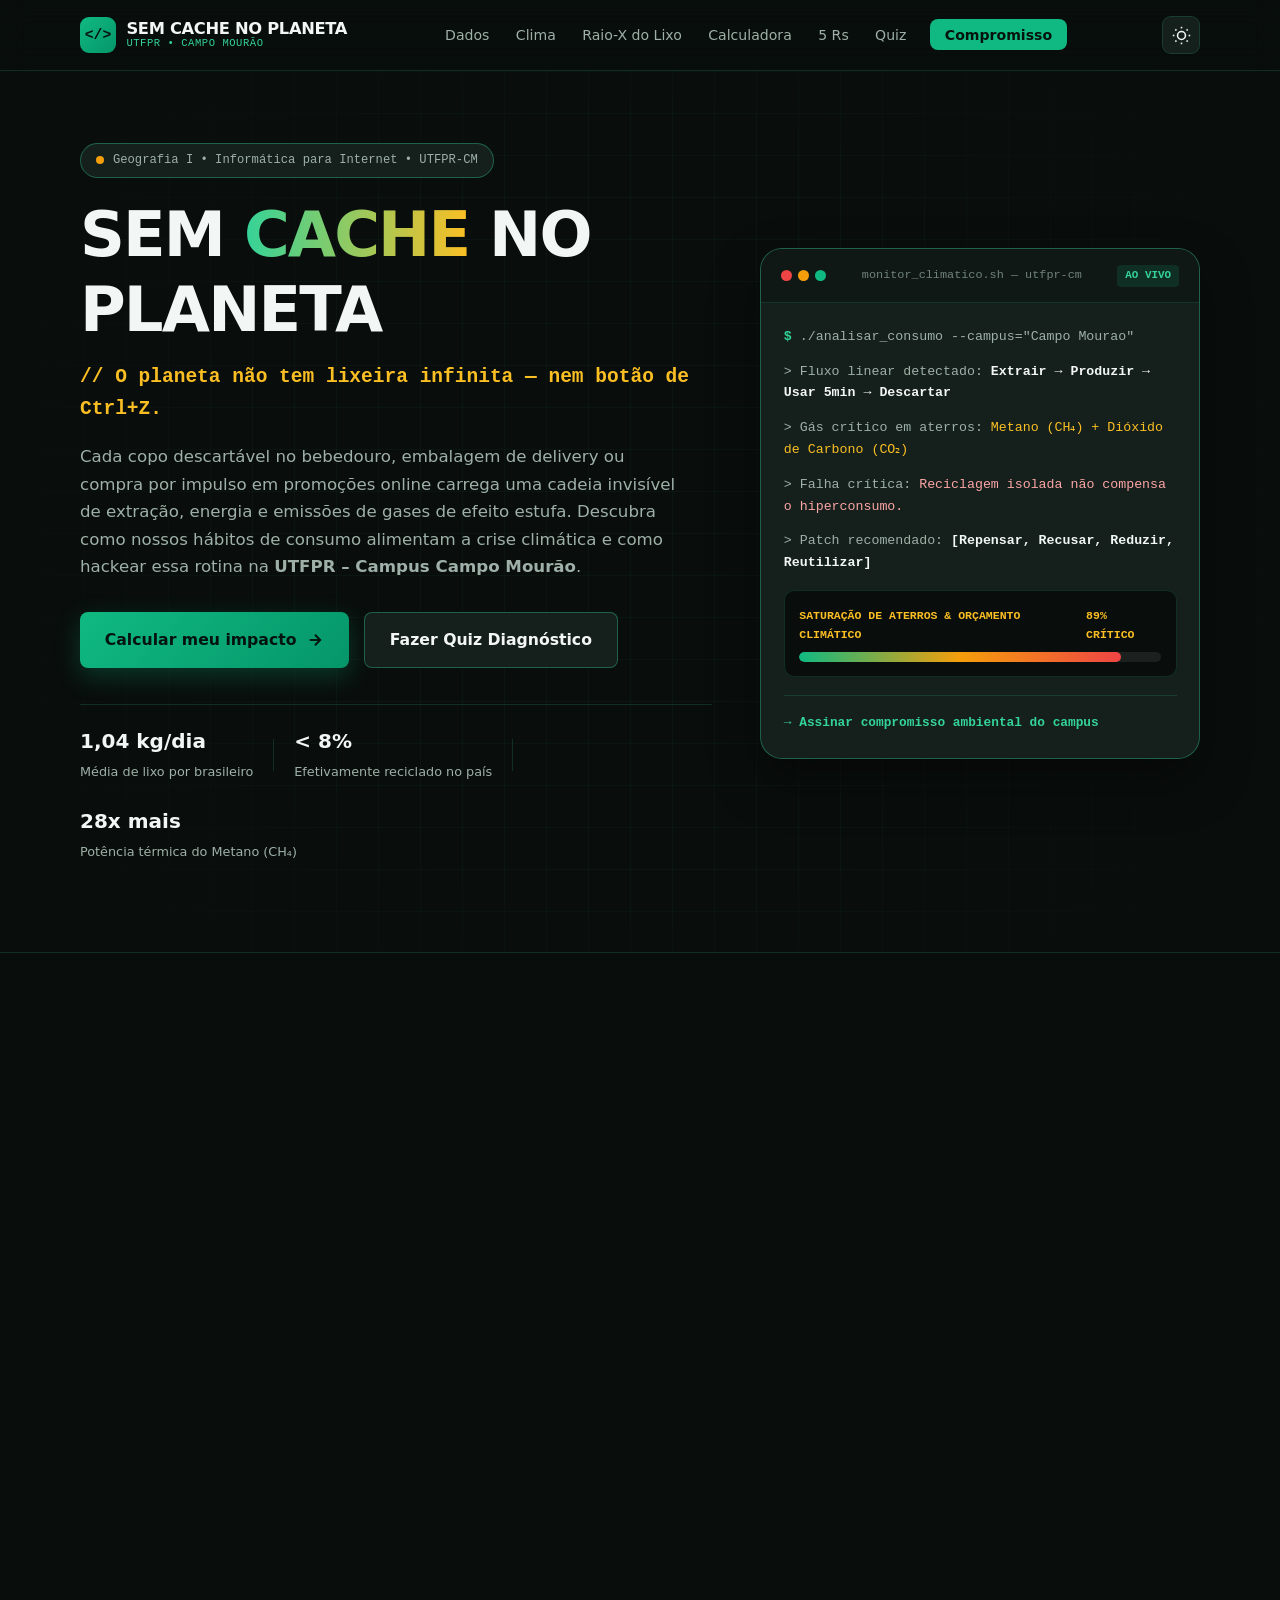
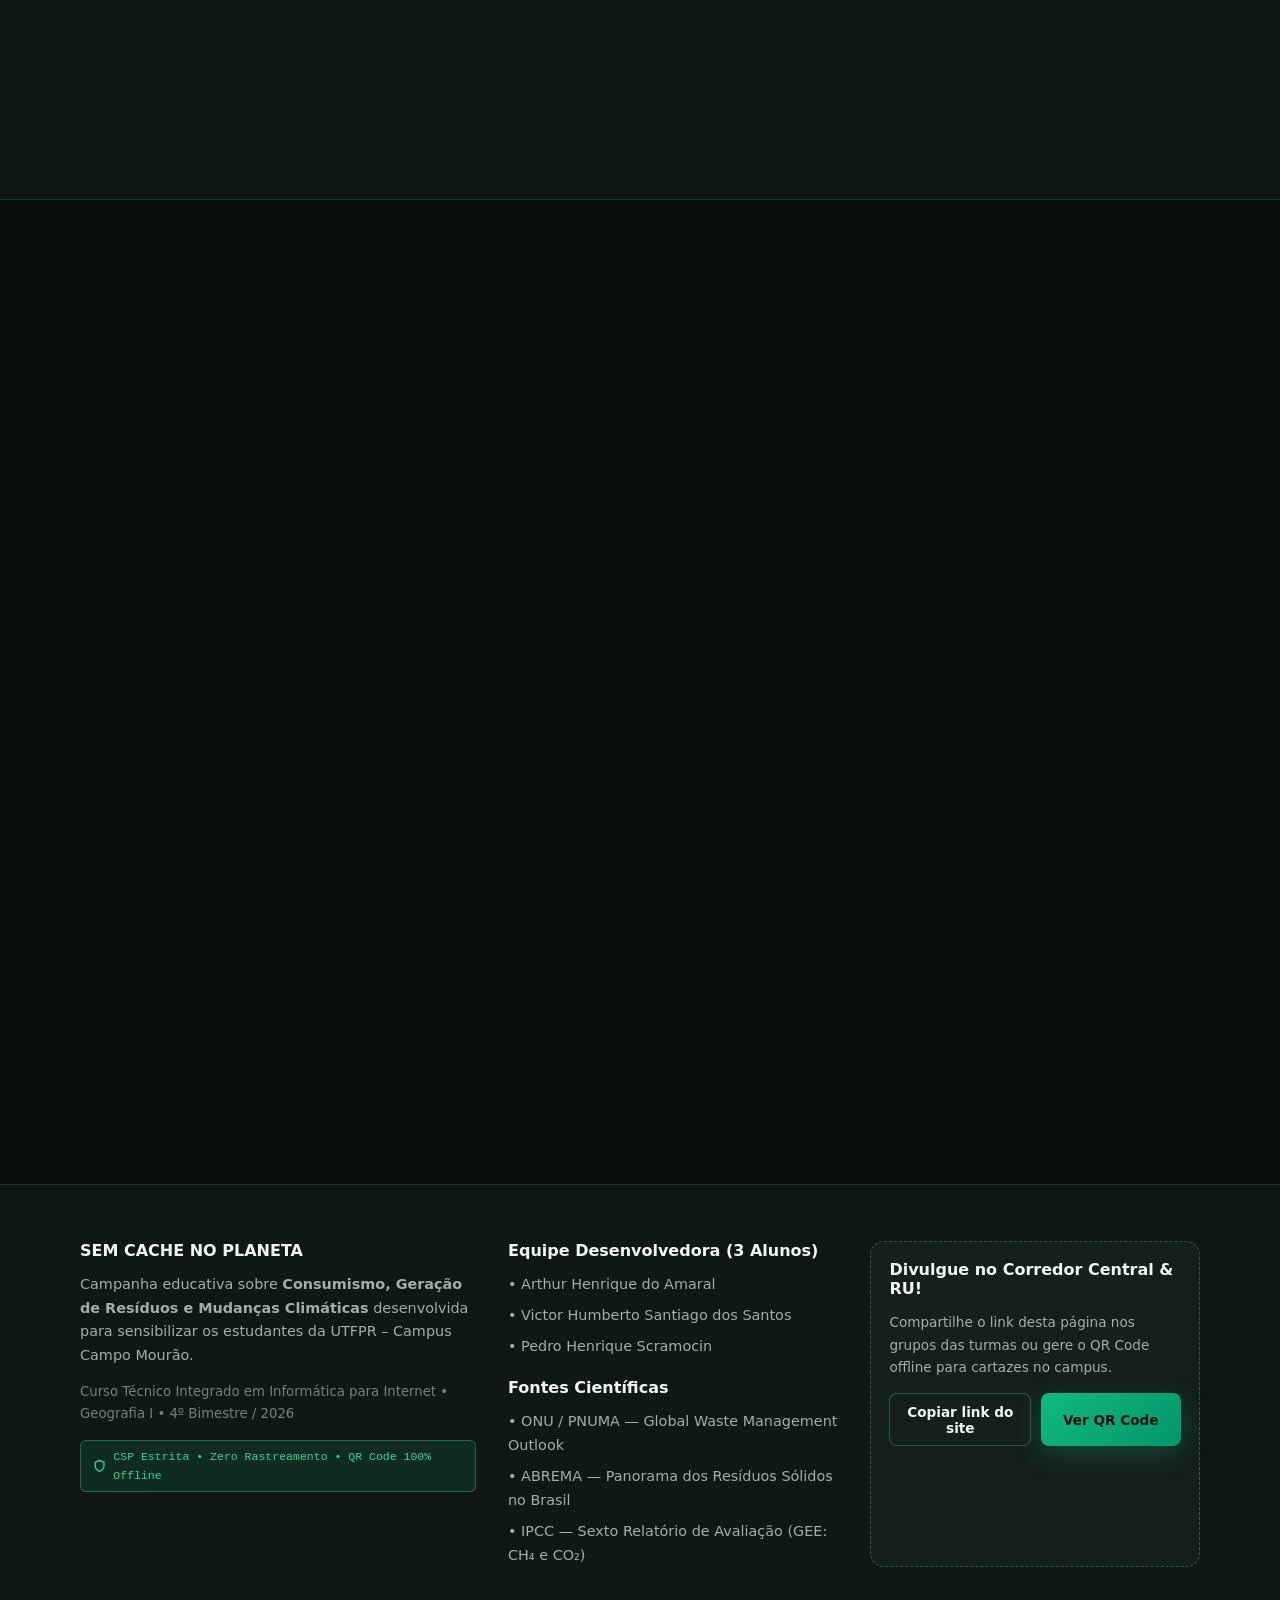
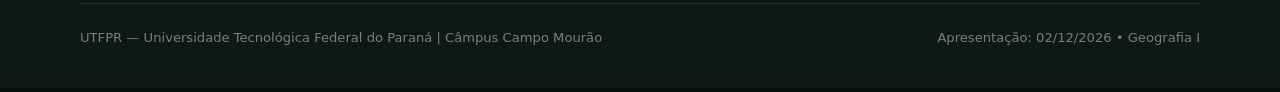
<file: trabalho de geografia/index.html>
<!DOCTYPE html>
<html lang="pt-BR" data-theme="dark">
<head>
  <meta charset="UTF-8" />
  <meta name="viewport" content="width=device-width, initial-scale=1.0" />
  <title>SEM CACHE NO PLANETA | Consumismo, Resíduos e Clima — UTFPR Campo Mourão</title>
  <meta name="description" content="Plataforma interativa de conscientização sobre consumismo, geração de resíduos e mudanças climáticas desenvolvida por estudantes de Informática para Internet da UTFPR – Campus Campo Mourão." />

  <!-- Diretivas de Segurança (CSP Estrita sem unsafe-inline, Referrer Policy e No-Sniff) -->
  <meta http-equiv="Content-Security-Policy" content="default-src 'self'; script-src 'self'; style-src 'self' https://fonts.googleapis.com; font-src 'self' https://fonts.gstatic.com; img-src 'self' data:; connect-src 'none'; object-src 'none'; base-uri 'self'; form-action 'self';" />
  <meta name="referrer" content="no-referrer" />
  <meta http-equiv="X-Content-Type-Options" content="nosniff" />

  <!-- Google Fonts -->
  <link rel="preconnect" href="https://fonts.googleapis.com" crossorigin>
  <link rel="preconnect" href="https://fonts.gstatic.com" crossorigin>
  <link href="https://fonts.googleapis.com/css2?family=Inter:wght@400;500;600;700&family=JetBrains+Mono:wght@500;700&family=Space+Grotesk:wght@600;700&display=swap" rel="stylesheet">

  <!-- Folha de Estilos Modular -->
  <link rel="stylesheet" href="styles.css" />
</head>
<body>
  <!-- Barra de Progresso de Leitura -->
  <div class="reading-progress" id="readingProgress" aria-hidden="true"></div>

  <!-- NAVBAR -->
  <header class="navbar">
    <div class="container nav-inner">
      <a href="#topo" class="brand" aria-label="Início - Sem Cache no Planeta">
        <span class="brand-icon">&lt;/&gt;</span>
        <div class="brand-text">
          <span>SEM CACHE NO PLANETA</span>
          <small>UTFPR • CAMPO MOURÃO</small>
        </div>
      </a>

      <nav aria-label="Navegação Principal">
        <ul class="nav-links" id="navLinks">
          <li><a href="#dados" data-nav="dados">Dados</a></li>
          <li><a href="#clima" data-nav="clima">Clima</a></li>
          <li><a href="#raio-x" data-nav="raio-x">Raio-X do Lixo</a></li>
          <li><a href="#calculadora" data-nav="calculadora">Calculadora</a></li>
          <li><a href="#solucoes" data-nav="solucoes">5 Rs</a></li>
          <li><a href="#quiz" data-nav="quiz">Quiz</a></li>
          <li><a href="#mural" data-nav="mural" class="nav-cta">Compromisso</a></li>
        </ul>
      </nav>

      <div class="nav-controls">
        <button class="icon-btn" id="themeToggle" type="button" aria-label="Alternar tema claro/escuro" title="Alternar tema">
          <svg id="themeIconSun" width="19" height="19" viewBox="0 0 24 24" fill="none" stroke="currentColor" stroke-width="2">
            <circle cx="12" cy="12" r="5"></circle>
            <line x1="12" y1="1" x2="12" y2="3"></line>
            <line x1="12" y1="21" x2="12" y2="23"></line>
            <line x1="4.22" y1="4.22" x2="5.64" y2="5.64"></line>
            <line x1="18.36" y1="18.36" x2="19.78" y2="19.78"></line>
            <line x1="1" y1="12" x2="3" y2="12"></line>
            <line x1="21" y1="12" x2="23" y2="12"></line>
            <line x1="4.22" y1="19.78" x2="5.64" y2="18.36"></line>
            <line x1="18.36" y1="5.64" x2="19.78" y2="4.22"></line>
          </svg>
          <svg id="themeIconMoon" class="hidden" width="19" height="19" viewBox="0 0 24 24" fill="none" stroke="currentColor" stroke-width="2">
            <path d="M21 12.79A9 9 0 1 1 11.21 3 7 7 0 0 0 21 12.79z"></path>
          </svg>
        </button>

        <button class="menu-toggle" id="menuToggle" type="button" aria-label="Abrir menu" aria-expanded="false">
          <svg width="22" height="22" viewBox="0 0 24 24" fill="none" stroke="currentColor" stroke-width="2">
            <line x1="3" y1="6" x2="21" y2="6"></line>
            <line x1="3" y1="12" x2="21" y2="12"></line>
            <line x1="3" y1="18" x2="21" y2="18"></line>
          </svg>
        </button>
      </div>
    </div>
  </header>

  <!-- 1. HERO SECTION -->
  <section class="hero" id="topo">
    <div class="hero-grid-bg" aria-hidden="true"></div>
    <div class="container hero-grid">
      <div class="hero-content">
        <div class="campus-pill">
          <span class="pulse-dot"></span>
          <span>Geografia I • Informática para Internet • UTFPR-CM</span>
        </div>

        <h1>SEM <span>CACHE</span> NO PLANETA</h1>
        <p class="hero-slogan">// O planeta não tem lixeira infinita — nem botão de Ctrl+Z.</p>
        <p class="hero-desc">
          Cada copo descartável no bebedouro, embalagem de delivery ou compra por impulso em promoções online carrega uma cadeia invisível de extração, energia e emissões de gases de efeito estufa. Descubra como nossos hábitos de consumo alimentam a crise climática e como hackear essa rotina na <strong>UTFPR – Campus Campo Mourão</strong>.
        </p>

        <div class="hero-actions">
          <a href="#calculadora" class="btn btn-primary">
            Calcular meu impacto
            <svg width="18" height="18" viewBox="0 0 24 24" fill="none" stroke="currentColor" stroke-width="2.5">
              <line x1="5" y1="12" x2="19" y2="12"></line>
              <polyline points="12 5 19 12 12 19"></polyline>
            </svg>
          </a>
          <a href="#quiz" class="btn btn-secondary">Fazer Quiz Diagnóstico</a>
        </div>

        <div class="hero-mini-metrics">
          <div>
            <strong>1,04 kg/dia</strong>
            <span>Média de lixo por brasileiro</span>
          </div>
          <div class="divider-v"></div>
          <div>
            <strong>&lt; 8%</strong>
            <span>Efetivamente reciclado no país</span>
          </div>
          <div class="divider-v"></div>
          <div>
            <strong>28x mais</strong>
            <span>Potência térmica do Metano (CH₄)</span>
          </div>
        </div>
      </div>

      <!-- Painel Diagnóstico em Tempo Real -->
      <div class="terminal-card">
        <div class="terminal-header">
          <div class="window-dots">
            <span></span><span></span><span></span>
          </div>
          <span class="terminal-title">monitor_climatico.sh — utfpr-cm</span>
          <span class="status-live">AO VIVO</span>
        </div>

        <div class="terminal-body">
          <div class="terminal-line">
            <span class="prompt">$</span> ./analisar_consumo --campus="Campo Mourao"
          </div>
          <div class="terminal-line">
            &gt; Fluxo linear detectado: <strong>Extrair → Produzir → Usar 5min → Descartar</strong>
          </div>
          <div class="terminal-line">
            &gt; Gás crítico em aterros: <span class="warn">Metano (CH₄) + Dióxido de Carbono (CO₂)</span>
          </div>
          <div class="terminal-line">
            &gt; Falha crítica: <span class="danger-txt">Reciclagem isolada não compensa o hiperconsumo.</span>
          </div>
          <div class="terminal-line">
            &gt; Patch recomendado: <strong>[Repensar, Recusar, Reduzir, Reutilizar]</strong>
          </div>

          <div class="storage-bar-wrap">
            <div class="storage-label">
              <span>SATURAÇÃO DE ATERROS &amp; ORÇAMENTO CLIMÁTICO</span>
              <span>89% CRÍTICO</span>
            </div>
            <div class="storage-track">
              <div class="storage-fill"></div>
            </div>
          </div>

          <div class="terminal-footer-actions">
            <a href="#mural" class="terminal-link">→ Assinar compromisso ambiental do campus</a>
          </div>
        </div>
      </div>
    </div>
  </section>

  <!-- 2. SEÇÃO 1 – O PROBLEMA EM DADOS -->
  <section id="dados">
    <div class="container">
      <div class="section-header reveal">
        <span class="section-tag">01 // O Problema em Dados</span>
        <h2>Quanto lixo produzimos em função dos nossos <span class="highlight-emerald">hábitos de consumo</span>?</h2>
        <p>
          O modelo consumista transforma recursos finitos em resíduos descartáveis em velocidade recorde. Os números mostram que o "jogar fora" não existe — tudo permanece no planeta.
        </p>
      </div>

      <div class="stats-grid">
        <article class="stat-card reveal">
          <div>
            <div class="stat-icon">
              <svg width="24" height="24" viewBox="0 0 24 24" fill="none" stroke="currentColor" stroke-width="2">
                <path d="M3 6h18"></path>
                <path d="M19 6v14c0 1-1 2-2 2H7c-1 0-2-1-2-2V6"></path>
                <path d="M8 6V4c0-1 1-2 2-2h4c1 0 2 1 2 2v2"></path>
              </svg>
            </div>
            <div class="stat-number">380 kg</div>
            <div class="stat-label">Lixo por brasileiro ao ano</div>
            <p class="stat-desc">
              Cada habitante gera em média <strong>1,04 kg de resíduos sólidos urbanos por dia</strong>. No Brasil, são mais de 81 milhões de toneladas descartadas anualmente.
            </p>
          </div>
          <div class="stat-source">Fonte: Panorama dos Resíduos Sólidos (ABREMA)</div>
        </article>

        <article class="stat-card alert reveal">
          <div>
            <div class="stat-icon">
              <svg width="24" height="24" viewBox="0 0 24 24" fill="none" stroke="currentColor" stroke-width="2">
                <circle cx="12" cy="12" r="10"></circle>
                <line x1="2" y1="12" x2="22" y2="12"></line>
                <path d="M12 2a15.3 15.3 0 0 1 4 10 15.3 15.3 0 0 1-4 10 15.3 15.3 0 0 1-4-10 15.3 15.3 0 0 1 4-10z"></path>
              </svg>
            </div>
            <div class="stat-number">2,1 Bi t</div>
            <div class="stat-label">Resíduos globais por ano</div>
            <p class="stat-desc">
              A humanidade produz mais de <strong>2,1 bilhões de toneladas</strong> de lixo urbano por ano — volume projetado para saltar a 3,8 bilhões até 2050 sem mudanças no consumo.
            </p>
          </div>
          <div class="stat-source">Fonte: ONU / PNUMA (Global Waste Outlook)</div>
        </article>

        <article class="stat-card alert reveal">
          <div>
            <div class="stat-icon">
              <svg width="24" height="24" viewBox="0 0 24 24" fill="none" stroke="currentColor" stroke-width="2">
                <path d="M10.29 3.86L1.82 18a2 2 0 0 0 1.71 3h16.94a2 2 0 0 0 1.71-3L13.71 3.86a2 2 0 0 0-3.42 0z"></path>
                <line x1="12" y1="9" x2="12" y2="13"></line>
                <line x1="12" y1="17" x2="12.01" y2="17"></line>
              </svg>
            </div>
            <div class="stat-number">&lt; 8%</div>
            <div class="stat-label">Efetivamente reciclado no Brasil</div>
            <p class="stat-desc">
              Mais de 92% de tudo o que descartamos vai para aterros sanitários, lixões irregulares ou rios e oceanos — perdendo valor material e contaminando ecossistemas.
            </p>
          </div>
          <div class="stat-source">Fonte: ABREMA / SNIS</div>
        </article>

        <article class="stat-card reveal">
          <div>
            <div class="stat-icon">
              <svg width="24" height="24" viewBox="0 0 24 24" fill="none" stroke="currentColor" stroke-width="2">
                <circle cx="12" cy="12" r="10"></circle>
                <polyline points="12 6 12 12 16 14"></polyline>
              </svg>
            </div>
            <div class="stat-number">+400 anos</div>
            <div class="stat-label">Degradação de um copo plástico</div>
            <p class="stat-desc">
              Usado por menos de 3 minutos entre uma aula e outra, o copo descartável permanece séculos no ambiente fragmentando-se em microplásticos.
            </p>
          </div>
          <div class="stat-source">Fonte: Ministério do Meio Ambiente / PNUMA</div>
        </article>
      </div>

      <!-- Visualização Comparativa de Destino dos Resíduos -->
      <div class="visual-comparison-box reveal">
        <div class="vc-header">
          <div>
            <h3>Para onde vai o lixo gerado no Brasil?</h3>
            <p>Proporção aproximada do destino final dos resíduos sólidos urbanos coletados</p>
          </div>
          <span class="badge-mono">REALIDADE NACIONAL</span>
        </div>

        <div class="stacked-bar-container" role="img" aria-label="Gráfico: 61% aterros sanitários, 31% lixões e aterros controlados, apenas 8% reciclados">
          <div class="stacked-segment seg-landfill">
            <span>61% Aterros Sanitários</span>
          </div>
          <div class="stacked-segment seg-dump">
            <span>31% Lixões / Inadequado</span>
          </div>
          <div class="stacked-segment seg-recycled">
            <span>8%</span>
          </div>
        </div>

        <div class="stacked-legend">
          <div class="legend-item"><span class="dot dot-landfill"></span> Aterros sanitários (geram metano CH₄ por décadas)</div>
          <div class="legend-item"><span class="dot dot-dump"></span> Descarte inadequado / lixões (poluição direta de solo, rios e ar)</div>
          <div class="legend-item"><span class="dot dot-recycled"></span> Efetivamente reciclado (&lt; 8% do total)</div>
        </div>
      </div>
    </div>
  </section>

  <!-- 3. SEÇÃO 2 – CONEXÃO COM O CLIMA -->
  <section class="alt-section" id="clima">
    <div class="container">
      <div class="section-header reveal">
        <span class="section-tag amber">02 // Conexão com o Clima</span>
        <h2>Qual é a relação entre <span class="highlight-amber">consumismo, resíduos</span> e mudanças climáticas?</h2>
        <p>
          Cada objeto descartado possui uma "pegada oculta": ele aquece o planeta tanto antes de chegar às nossas mãos quanto depois de ir para a lixeira.
        </p>
      </div>

      <div class="chain-grid">
        <div class="chain-step reveal">
          <span class="step-badge">01 • EXTRAÇÃO</span>
          <h3>Retirada da Natureza</h3>
          <p>
            Fabricar plásticos (derivados do petróleo), metais, papel e tecidos exige mineração, perfuração fóssil e desmatamento — destruindo florestas que capturam carbono.
          </p>
        </div>

        <div class="chain-step reveal">
          <span class="step-badge">02 • PRODUÇÃO</span>
          <h3>Indústria, Água e Energia</h3>
          <p>
            Fábricas consomem enormes volumes de eletricidade, água doce e calor industrial para transformar matéria-prima bruta em embalagens e produtos de vida curta.
          </p>
        </div>

        <div class="chain-step reveal">
          <span class="step-badge">03 • LOGÍSTICA</span>
          <h3>Transporte Global e Local</h3>
          <p>
            Navios cargueiros, caminhões e entregas de e-commerce/delivery queimam combustíveis fósseis continuamente, liberando toneladas de <strong>Dióxido de Carbono (CO₂)</strong>.
          </p>
        </div>

        <div class="chain-step reveal">
          <span class="step-badge">04 • DESCARTE</span>
          <h3>Decomposição e Metano</h3>
          <p>
            Nos aterros e lixões, o lixo soterrado sem oxigênio fermenta e emite <strong>Gás Metano (CH₄)</strong> e <strong>CO₂</strong>, intensificando diretamente o efeito estufa.
          </p>
        </div>
      </div>

      <!-- Comparativo Visual CO2 vs Metano -->
      <div class="ghg-card reveal">
        <div class="ghg-info">
          <div class="ghg-title-row">
            <span class="ghg-icon">
              <svg width="26" height="26" viewBox="0 0 24 24" fill="none" stroke="currentColor" stroke-width="2.2">
                <path d="M14 14.76V3.5a2.5 2.5 0 0 0-5 0v11.26a4.5 4.5 0 1 0 5 0z"></path>
              </svg>
            </span>
            <h3>O efeito estufa invisível dos aterros: CO₂ vs. Metano (CH₄)</h3>
          </div>
          <p>
            Segundo o <strong>IPCC</strong>, o gás metano emitido pela decomposição de resíduos orgânicos e misturados em aterros retém <strong>28 vezes mais calor que o CO₂</strong> em uma escala de 100 anos (e até 80x nos primeiros 20 anos). Além disso, a queima irregular de lixo libera carbono negro e gases tóxicos que agravam eventos climáticos extremos.
          </p>
        </div>

        <div class="ghg-bars">
          <div class="ghg-bar-item">
            <div class="ghg-bar-label">
              <span>Dióxido de Carbono (CO₂) — Referência</span>
              <strong>1x</strong>
            </div>
            <div class="ghg-track">
              <div class="ghg-fill co2"></div>
            </div>
          </div>

          <div class="ghg-bar-item">
            <div class="ghg-bar-label">
              <span>Gás Metano (CH₄) dos Resíduos (100 anos)</span>
              <strong class="highlight-amber">28x mais potente</strong>
            </div>
            <div class="ghg-track">
              <div class="ghg-fill ch4"></div>
            </div>
          </div>
        </div>
      </div>
    </div>
  </section>

  <!-- 4. SEÇÃO 3 – O MITO DA RECICLAGEM + RAIO-X INTERATIVO -->
  <section id="raio-x">
    <div class="container">
      <div class="section-header reveal">
        <span class="section-tag">03 // O Mito da Reciclagem</span>
        <h2>Por que <span class="highlight-emerald">reciclar não é suficiente</span> para resolver o problema?</h2>
        <p>
          Reciclar é necessário, mas não pode ser usado como desculpa para consumir sem freio. A reciclagem atua apenas no final da cadeia e enfrenta limites físicos, econômicos e energéticos.
        </p>
      </div>

      <div class="myth-grid">
        <div class="myth-card reveal">
          <h3>01. Baixa escala e contaminação</h3>
          <p>
            Menos de 8% dos resíduos são reciclados no Brasil. Quando embalagens plásticas ou papéis se misturam a restos de comida no lixo comum, perdem valor e viram rejeito.
          </p>
        </div>

        <div class="myth-card reveal">
          <h3>02. Downcycling (perda de qualidade)</h3>
          <p>
            Diferente do alumínio, o plástico degrada suas cadeias poliméricas a cada derretimento: geralmente só pode ser reciclado <strong>1 ou 2 vezes</strong> antes de ser descartado definitivamente.
          </p>
        </div>

        <div class="myth-card reveal">
          <h3>03. Alto gasto de água e energia</h3>
          <p>
            Coletar, transportar, lavar, triturar e reprocessar materiais também consome energia elétrica, água tratada e combustíveis fósseis.
          </p>
        </div>

        <div class="myth-card reveal">
          <h3>04. Não reduz a extração na fonte</h3>
          <p>
            Se o consumo cresce mais rápido que a capacidade de reaproveitamento, a indústria continua extraindo petróleo, minérios e celulose virgens em ritmo insustentável.
          </p>
        </div>
      </div>

      <!-- SIMULADOR INTERATIVO: RAIO-X DO COTIDIANO -->
      <div class="xray-panel reveal">
        <div class="xray-header">
          <span class="section-tag amber u-mb-sm">SIMULADOR INTERATIVO</span>
          <h3>Raio-X dos Resíduos no Cotidiano Estudantil</h3>
          <p>Clique em um item comum na rotina da UTFPR para inspecionar seu tempo de uso, impacto climático e por que apenas reciclar não basta:</p>
        </div>

        <div class="xray-tabs" role="tablist" aria-label="Itens do cotidiano para inspeção">
          <button class="xray-tab active" type="button" data-item="copo" role="tab" aria-selected="true">🥤 Copo Descartável</button>
          <button class="xray-tab" type="button" data-item="delivery" role="tab" aria-selected="false">🥡 Embalagem Delivery</button>
          <button class="xray-tab" type="button" data-item="fastfashion" role="tab" aria-selected="false">👕 Roupa Fast Fashion</button>
          <button class="xray-tab" type="button" data-item="papel" role="tab" aria-selected="false">📄 Apostila Impressa</button>
          <button class="xray-tab" type="button" data-item="cabo" role="tab" aria-selected="false">🔌 Cabo / Fone Barato</button>
        </div>

        <div class="xray-content" id="xrayDisplay">
          <!-- Preenchido via DOM seguro em app.js -->
        </div>
      </div>
    </div>
  </section>

  <!-- 5. SEÇÃO 4 – CALCULADORA INTERATIVA DE IMPACTO NO CAMPUS -->
  <section class="alt-section" id="calculadora">
    <div class="container">
      <div class="section-header reveal">
        <span class="section-tag amber">04 // Simulador Pessoal</span>
        <h2>Calculadora de <span class="highlight-amber">Resíduos &amp; Carbono</span> do Estudante</h2>
        <p>
          Ajuste os controles abaixo de acordo com a sua rotina semanal na UTFPR e veja quanto lixo, carbono e dinheiro você acumula em 1 ano.
        </p>
      </div>

      <div class="calc-grid reveal">
        <!-- Controles -->
        <div class="calc-controls">
          <div class="slider-group">
            <div class="slider-top">
              <label for="cupsInput">Copos plásticos descartáveis por dia útil</label>
              <span class="slider-val" id="cupsVal">3 copos/dia</span>
            </div>
            <input type="range" id="cupsInput" min="0" max="10" value="3" />
            <small>Considerando ~200 dias letivos no ano na UTFPR</small>
          </div>

          <div class="slider-group">
            <div class="slider-top">
              <label for="deliveryInput">Pedidos de delivery / lanches embalados por semana</label>
              <span class="slider-val" id="deliveryVal">2 pedidos/sem</span>
            </div>
            <input type="range" id="deliveryInput" min="0" max="10" value="2" />
            <small>Inclui embalagens plásticas/isopor, sacolas e talheres descartáveis</small>
          </div>

          <div class="slider-group">
            <div class="slider-top">
              <label for="impulseInput">Compras online não essenciais por mês</label>
              <span class="slider-val" id="impulseVal">2 compras/mês</span>
            </div>
            <input type="range" id="impulseInput" min="0" max="10" value="2" />
            <small>Roupas rápidas, acessórios e encomendas com frete + caixas/plástico-bolha</small>
          </div>

          <div class="slider-group">
            <div class="slider-top">
              <label for="bottlesInput">Garrafas PET / latas de bebidas por semana</label>
              <span class="slider-val" id="bottlesVal">3 unid/sem</span>
            </div>
            <input type="range" id="bottlesInput" min="0" max="14" value="3" />
            <small>Refrigerantes, sucos industrializados ou água engarrafada</small>
          </div>
        </div>

        <!-- Resultados em Tempo Real -->
        <div class="calc-results">
          <div class="calc-res-header">
            <span class="badge-mono">PROJEÇÃO ANUAL (12 MESES)</span>
            <h3>Seu impacto estimado:</h3>
          </div>

          <div class="calc-metrics">
            <div class="calc-metric-card">
              <span class="cm-label">Resíduos Evitáveis Gerados</span>
              <strong class="cm-value highlight-amber" id="resWasteKg">28,4 kg</strong>
              <small id="resCupsCount">600 copos plásticos/ano</small>
            </div>

            <div class="calc-metric-card">
              <span class="cm-label">Emissões Associadas (CO₂e)</span>
              <strong class="cm-value highlight-emerald" id="resCo2Kg">118,5 kg</strong>
              <small id="resKmCar">Equivale a ~590 km rodados de carro</small>
            </div>

            <div class="calc-metric-card full">
              <span class="cm-label">Economia Potencial no seu Bolso (se reduzir pela metade)</span>
              <strong class="cm-value" id="resMoneySaved">R$ 1.140,00 / ano</strong>
              <small>Dinheiro que deixa de ir para embalagens descartáveis e compras por impulso</small>
            </div>
          </div>

          <div class="calc-tip-box" id="calcDynamicTip">
            Dica: Trocar os copos descartáveis por uma garrafa reutilizável na mochila já elimina 100% dos copos calculados acima.
          </div>
        </div>
      </div>
    </div>
  </section>

  <!-- 6. SEÇÃO 5 – HIERARQUIA DOS 5 RS & COTIDIANO UTFPR -->
  <section id="solucoes">
    <div class="container">
      <div class="section-header reveal">
        <span class="section-tag">05 // A Hierarquia da Mudança</span>
        <h2>Por que <span class="highlight-emerald">reduzir e reutilizar</span> vêm antes de descartar?</h2>
        <p>
          O resíduo mais sustentável é aquele que nunca precisou ser fabricado. Veja como inverter a lógica do descarte aplicando os 5 Rs na rotina da <strong>UTFPR – Campus Campo Mourão</strong>.
        </p>
      </div>

      <div class="hierarchy-layout">
        <!-- Pirâmide dos 5 Rs -->
        <div class="pyramid-box reveal">
          <span class="pyramid-title">ORDEM DE PRIORIDADE AMBIENTAL</span>
          
          <div class="pyramid-tier tier-1">
            1. REPENSAR
            <small>Questionar: "Eu realmente preciso comprar isso agora?"</small>
          </div>
          <div class="pyramid-tier tier-2">
            2. RECUSAR
            <small>Dizer não a sacolas, talheres plásticos e brindes descartáveis</small>
          </div>
          <div class="pyramid-tier tier-3">
            3. REDUZIR
            <small>Diminuir o volume de consumo e evitar embalagens excessivas</small>
          </div>
          <div class="pyramid-tier tier-4">
            4. REUTILIZAR
            <small>Dar novo uso, consertar, trocar e usar itens duráveis</small>
          </div>
          <div class="pyramid-tier tier-5">
            5. RECICLAR
            <small>Última etapa: apenas para o que não pôde ser evitado</small>
          </div>
        </div>

        <!-- Trocas Práticas no Campus -->
        <div class="campus-examples reveal">
          <div class="example-card">
            <div class="example-bad">
              <span>❌</span>
              <span><strong>Hábito comum:</strong> Pegar vários copos descartáveis por dia nos bebedouros dos blocos e na cantina.</span>
            </div>
            <div class="example-good">
              <span>✅</span>
              <span><strong>Alternativa UTFPR:</strong> Levar garrafa ou caneca reutilizável na mochila — evita até 600 copos/ano por estudante.</span>
            </div>
          </div>

          <div class="example-card">
            <div class="example-bad">
              <span>❌</span>
              <span><strong>Hábito comum:</strong> Pedir marmitas e lanches com talheres plásticos, sachês e sacolas duplas sem necessidade.</span>
            </div>
            <div class="example-good">
              <span>✅</span>
              <span><strong>Alternativa UTFPR:</strong> Marcar "não enviar descartáveis" nos apps, priorizar o RU e usar potes reutilizáveis.</span>
            </div>
          </div>

          <div class="example-card">
            <div class="example-bad">
              <span>❌</span>
              <span><strong>Hábito comum:</strong> Comprar roupas e eletrônicos baratos por impulso em promoções relâmpago na internet.</span>
            </div>
            <div class="example-good">
              <span>✅</span>
              <span><strong>Alternativa UTFPR:</strong> Adotar a "regra das 72 horas" antes de fechar o carrinho e promover feiras de troca/escambo no campus.</span>
            </div>
          </div>

          <div class="example-card">
            <div class="example-bad">
              <span>❌</span>
              <span><strong>Hábito comum:</strong> Imprimir listas de exercícios, slides e códigos para usar uma única vez e descartar.</span>
            </div>
            <div class="example-good">
              <span>✅</span>
              <span><strong>Alternativa UTFPR:</strong> Estudar por PDFs organizados no computador/celular e reaproveitar versos de folhas como rascunho.</span>
            </div>
          </div>
        </div>
      </div>

      <!-- Perguntas Orientadoras da Campanha (Acordeão Interativo) -->
      <div class="faq-wrapper reveal">
        <h3 class="faq-heading">As 5 Questões-Chave da Nossa Campanha</h3>
        <div class="accordion" id="campaignAccordion">
          <div class="acc-item">
            <button class="acc-trigger" type="button" aria-expanded="false">
              <span>1. Qual é a relação direta entre consumismo e mudanças climáticas?</span>
              <span class="acc-icon">+</span>
            </button>
            <div class="acc-panel">
              <p>O consumismo exige extração contínua de matérias-primas, uso intensivo de energia fóssil nas indústrias e transporte global de mercadorias (emissão de CO₂). Além disso, o descarte acelerado em aterros sanitários e lixões gera gás metano (CH₄), um potente gás de efeito estufa que acelera o aquecimento global.</p>
            </div>
          </div>

          <div class="acc-item">
            <button class="acc-trigger" type="button" aria-expanded="false">
              <span>2. Quais impactos ambientais estão associados à geração excessiva de resíduos?</span>
              <span class="acc-icon">+</span>
            </button>
            <div class="acc-panel">
              <p>Além das emissões de gases de efeito estufa (CO₂ e CH₄), o excesso de lixo provoca contaminação do solo e dos lençóis freáticos pelo chorume, poluição de rios e oceanos por plásticos e microplásticos, perda de biodiversidade, esgotamento de recursos naturais e saturação rápida dos aterros sanitários.</p>
            </div>
          </div>

          <div class="acc-item">
            <button class="acc-trigger" type="button" aria-expanded="false">
              <span>3. Como esse problema está presente no cotidiano dos estudantes da UTFPR?</span>
              <span class="acc-icon">+</span>
            </button>
            <div class="acc-panel">
              <p>No uso diário de copos plásticos descartáveis nos bebedouros, nas embalagens de lanches e deliveries consumidos entre as aulas, no consumo impulsivo de roupas fast fashion e acessórios baratos pela internet, e na impressão desnecessária de materiais acadêmicos.</p>
            </div>
          </div>

          <div class="acc-item">
            <button class="acc-trigger" type="button" aria-expanded="false">
              <span>4. O que podemos fazer na prática para mudar essa realidade?</span>
              <span class="acc-icon">+</span>
            </button>
            <div class="acc-panel">
              <p>Inverter a pirâmide do consumo: primeiro repensar a real necessidade de cada compra, recusar descartáveis de uso único, reduzir embalagens, reutilizar objetos (garrafas, cadernos, roupas, cabos) e, por fim, destinar corretamente o que sobrar para a coleta seletiva.</p>
            </div>
          </div>

          <div class="acc-item">
            <button class="acc-trigger" type="button" aria-expanded="false">
              <span>5. Como podemos convencer outras pessoas a refletirem sobre seus hábitos?</span>
              <span class="acc-icon">+</span>
            </button>
            <div class="acc-panel">
              <p>Substituindo discursos abstratos por dados concretos, ferramentas interativas (como a calculadora de impacto e o quiz deste site), exemplos próximos da realidade universitária e ações coletivas no campus — mostrando que consumir menos não é perder qualidade de vida, mas ganhar autonomia, economia financeira e futuro climático.</p>
            </div>
          </div>
        </div>
      </div>
    </div>
  </section>

  <!-- 7. SEÇÃO 6 – QUIZ INTERATIVO GAMIFICADO -->
  <section class="alt-section" id="quiz">
    <div class="container">
      <div class="section-header u-center-header reveal">
        <span class="section-tag amber">06 // Quiz Interativo</span>
        <h2>Qual é o <span class="highlight-amber">peso da sua lixeira</span>?</h2>
        <p>
          Responda 5 perguntas rápidas sobre seus hábitos diários, receba feedback imediato em cada questão e descubra seu perfil de consumo na UTFPR.
        </p>
      </div>

      <div class="quiz-container reveal">
        <!-- Corpo das Perguntas -->
        <div id="quizBody">
          <div class="quiz-progress-wrap">
            <div class="quiz-progress-meta">
              <span id="questionCounter">Pergunta 1 de 5</span>
              <span id="progressPercent">20%</span>
            </div>
            <div class="quiz-progress-bar">
              <div class="quiz-progress-fill" id="progressFill"></div>
            </div>
          </div>

          <h3 class="quiz-question" id="questionText">Carregando pergunta...</h3>
          <div class="quiz-options" id="optionsContainer"></div>

          <!-- Feedback Educativo Imediato -->
          <div class="quiz-feedback" id="quizFeedback" aria-live="polite"></div>
          <div class="quiz-next-wrap">
            <button class="btn btn-primary hidden" type="button" id="nextQuestionBtn">Próxima Pergunta →</button>
          </div>
        </div>

        <!-- Resultado Final -->
        <div class="quiz-result" id="quizResult">
          <div class="result-card-share" id="shareableResultCard">
            <span class="result-badge" id="resultBadge">Perfil Identificado</span>
            <h3 class="result-title" id="resultTitle">Título do Perfil</h3>
            <p class="result-summary" id="resultSummary">Resumo personalizado.</p>
          </div>

          <div class="result-tips">
            <h4>Missões práticas para aplicar esta semana na UTFPR:</h4>
            <ul id="resultTipsList"></ul>
          </div>

          <div class="result-actions">
            <button class="btn btn-primary" type="button" id="restartQuizBtn">Refazer Quiz</button>
            <button class="btn btn-secondary" type="button" id="copyResultBtn">Copiar meu resultado para compartilhar</button>
          </div>
          <span class="copy-feedback" id="quizCopyFeedback"></span>
        </div>
      </div>
    </div>
  </section>

  <!-- 8. SEÇÃO 7 – MURAL DIGITAL DE COMPROMISSOS AMBIENTAIS -->
  <section id="mural">
    <div class="container">
      <div class="section-header reveal">
        <span class="section-tag">07 // Ação Coletiva no Campus</span>
        <h2>Mural de <span class="highlight-emerald">Compromissos Ambientais</span> — UTFPR-CM</h2>
        <p>
          Transforme reflexão em atitude! Escolha uma mudança real para adotar no campus e registre seu compromisso no mural digital da comunidade acadêmica.
        </p>
      </div>

      <div class="pledge-layout reveal">
        <!-- Formulário de Compromisso -->
        <form class="pledge-form" id="pledgeForm" novalidate>
          <h3>Assinar Compromisso</h3>

          <div class="form-group">
            <label for="pledgeName">Seu nome ou apelido</label>
            <input type="text" id="pledgeName" placeholder="Ex: Ana Clara / Lucas M." maxlength="35" autocomplete="off" required />
            <small class="field-hint">Apenas letras, espaços ou iniciais (2 a 35 caracteres).</small>
          </div>

          <div class="form-group">
            <label for="pledgeCourse">Curso / Turma na UTFPR</label>
            <select id="pledgeCourse" required>
              <option value="Info para Internet">Técnico em Informática para Internet</option>
              <option value="Alimentos / Química">Técnico em Alimentos / Química</option>
              <option value="Ciência da Computação">Ciência da Computação</option>
              <option value="Engenharia Ambiental">Engenharia Ambiental</option>
              <option value="Engenharia Eletrônica / Civil">Engenharia Eletrônica / Civil</option>
              <option value="Servidor(a) / Docente">Servidor(a) / Docente UTFPR</option>
            </select>
          </div>

          <div class="form-group">
            <label for="pledgeAction">Meu compromisso prático:</label>
            <select id="pledgeAction" required>
              <option value="Aposentar copos descartáveis e usar minha própria garrafa no campus">
                🥤 Aposentar copos descartáveis e usar minha garrafa (-4,5 kg lixo/ano)
              </option>
              <option value="Recusar talheres, sachês e sacolas extras em pedidos de delivery">
                🥡 Recusar descartáveis extras no delivery (-6,0 kg lixo/ano)
              </option>
              <option value="Aplicar a regra das 72h antes de qualquer compra online por impulso">
                🛒 Aplicar a regra das 72h contra compras impulsivas (-8,5 kg lixo/ano)
              </option>
              <option value="Reutilizar folhas de rascunho e reduzir impressões desnecessárias">
                📄 Reduzir impressões e reutilizar papel (-3,5 kg lixo/ano)
              </option>
              <option value="Participar de trocas, doações ou consertos antes de descartar itens">
                ♻️ Priorizar troca, conserto e reuso antes de descartar (-7,0 kg lixo/ano)
              </option>
            </select>
          </div>

          <button type="submit" class="btn btn-primary u-full-width">
            Registrar meu compromisso
          </button>
          <p class="form-status-msg hidden" id="pledgeStatusMsg" role="alert"></p>
        </form>

        <!-- Feed do Mural + Impacto Coletivo -->
        <div class="pledge-board">
          <div class="pledge-stats-bar">
            <div>
              <strong id="totalPledgesCount">4</strong>
              <span>Estudantes comprometidos</span>
            </div>
            <div>
              <strong id="totalSavedKg">22,5 kg</strong>
              <span>Resíduos evitados/ano</span>
            </div>
          </div>

          <div class="pledge-list" id="pledgeList">
            <!-- Renderizado via DOM seguro em app.js -->
          </div>
        </div>
      </div>
    </div>
  </section>

  <!-- 9. FOOTER -->
  <footer>
    <div class="container">
      <div class="footer-grid">
        <div>
          <h4>SEM CACHE NO PLANETA</h4>
          <p class="u-mb-md">
            Campanha educativa sobre <strong>Consumismo, Geração de Resíduos e Mudanças Climáticas</strong> desenvolvida para sensibilizar os estudantes da UTFPR – Campus Campo Mourão.
          </p>
          <p class="footer-meta">
            Curso Técnico Integrado em Informática para Internet • Geografia I • 4º Bimestre / 2026
          </p>
          <div class="security-badge">
            <svg width="14" height="14" viewBox="0 0 24 24" fill="none" stroke="currentColor" stroke-width="2.4">
              <path d="M12 22s8-4 8-10V5l-8-3-8 3v7c0 6 8 10 8 10z"></path>
            </svg>
            <span>CSP Estrita • Zero Rastreamento • QR Code 100% Offline</span>
          </div>
        </div>

        <div>
          <h4>Equipe Desenvolvedora (3 Alunos)</h4>
          <ul>
            <li>• Arthur Henrique do Amaral</li>
            <li>• Victor Humberto Santiago dos Santos</li>
            <li>• Pedro Henrique Scramocin</li>
          </ul>
          <h4 class="u-mt-lg">Fontes Científicas</h4>
          <ul>
            <li>• ONU / PNUMA — Global Waste Management Outlook</li>
            <li>• ABREMA — Panorama dos Resíduos Sólidos no Brasil</li>
            <li>• IPCC — Sexto Relatório de Avaliação (GEE: CH₄ e CO₂)</li>
          </ul>
        </div>

        <div class="qr-box">
          <h4>Divulgue no Corredor Central &amp; RU!</h4>
          <p>
            Compartilhe o link desta página nos grupos das turmas ou gere o QR Code offline para cartazes no campus.
          </p>
          <div class="qr-actions">
            <button class="btn btn-secondary" type="button" id="copyLinkFooter">Copiar link do site</button>
            <button class="btn btn-primary" type="button" id="openQrModalBtn">Ver QR Code</button>
          </div>
          <span class="copy-feedback" id="copyFeedback"></span>
        </div>
      </div>

      <div class="footer-bottom">
        <span>UTFPR — Universidade Tecnológica Federal do Paraná | Câmpus Campo Mourão</span>
        <span>Apresentação: 02/12/2026 • Geografia I</span>
      </div>
    </div>
  </footer>

  <!-- MODAL DE QR CODE OFFLINE -->
  <div class="modal-backdrop hidden" id="qrModal" role="dialog" aria-modal="true" aria-labelledby="qrModalTitle">
    <div class="modal-card">
      <button class="modal-close" type="button" id="closeQrModalBtn" aria-label="Fechar modal">✕</button>
      <span class="section-tag u-mb-sm">GERADO LOCALMENTE • OFFLINE</span>
      <h3 id="qrModalTitle">QR Code da Campanha</h3>
      <p>Aponte a câmera do celular para acessar o site interativo <strong>Sem Cache no Planeta</strong> diretamente no campus:</p>
      <div class="qr-preview" id="qrImageContainer"></div>
      <small id="qrUrlDisplay"></small>
    </div>
  </div>

  <!-- Scripts Modulares (Security Guard primeiro, depois App) -->
  <script src="security.js" defer></script>
  <script src="app.js" defer></script>
</body>
</html>
</file>
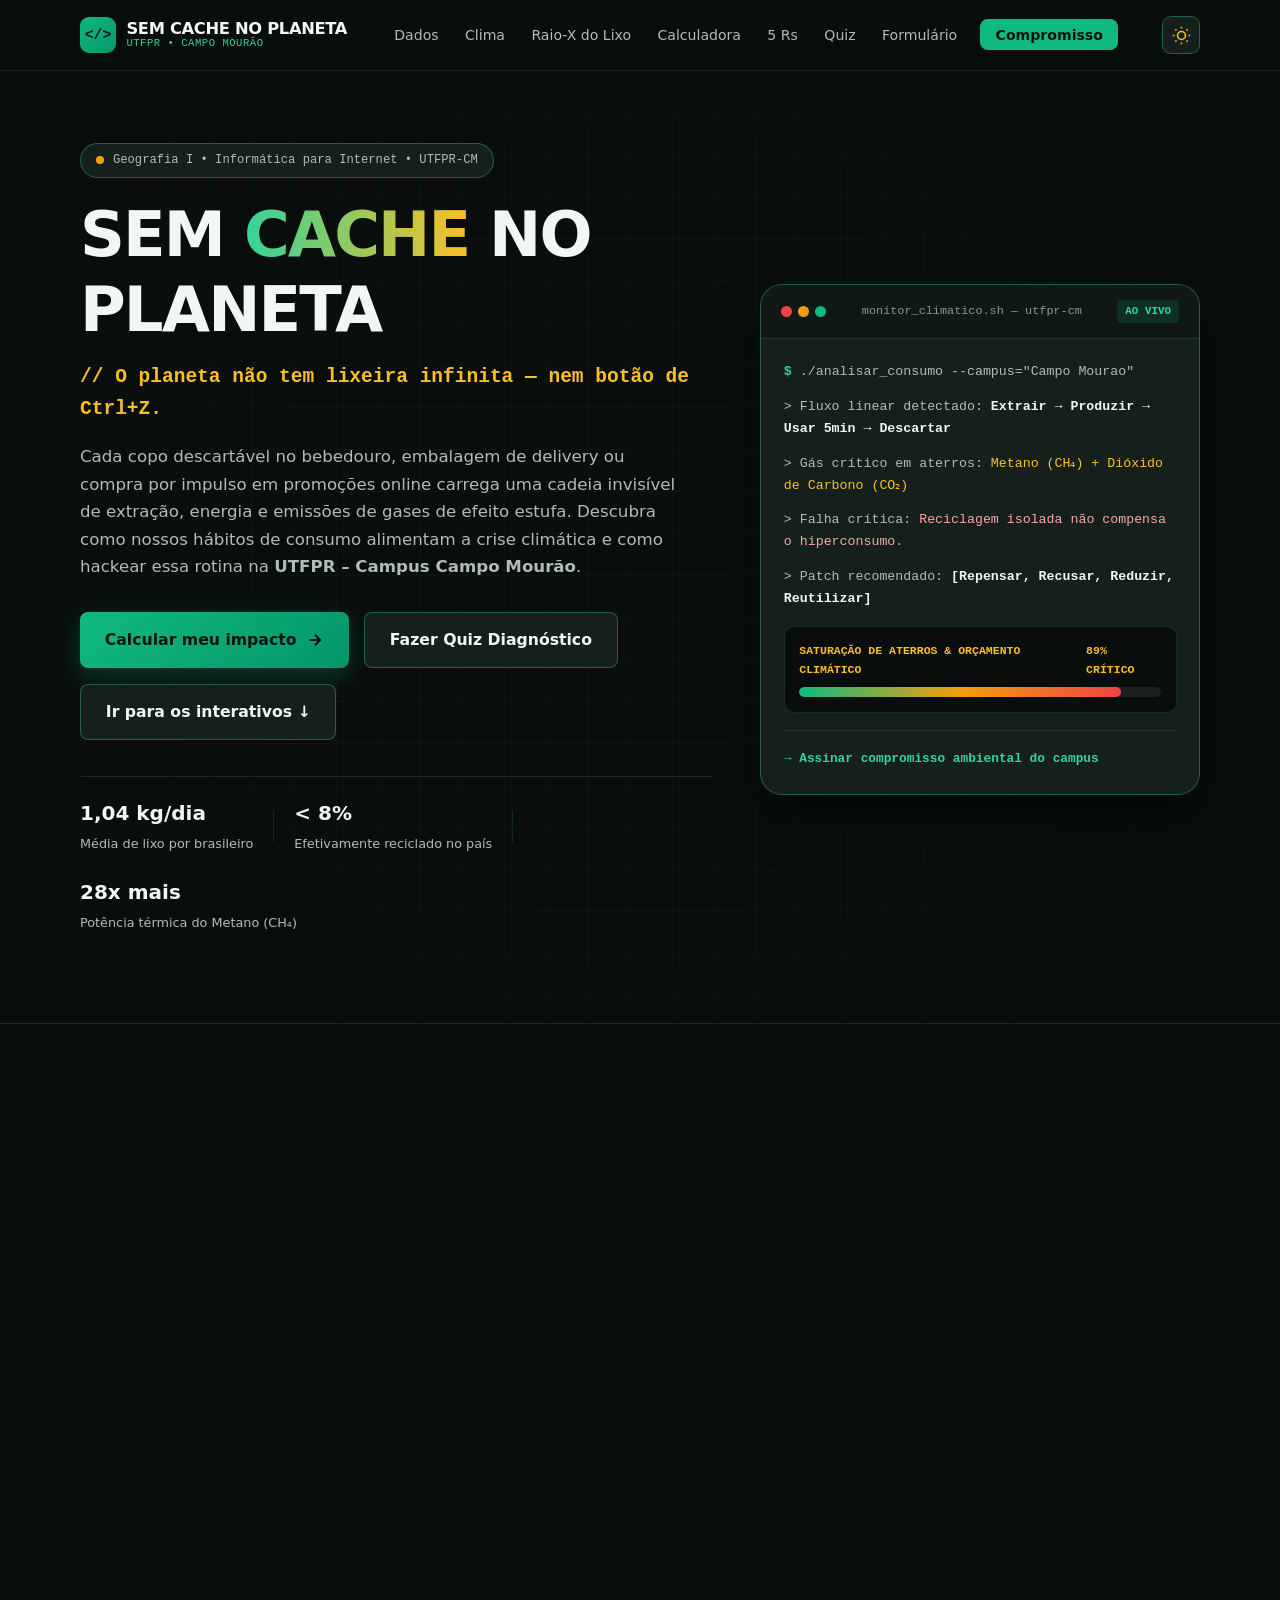
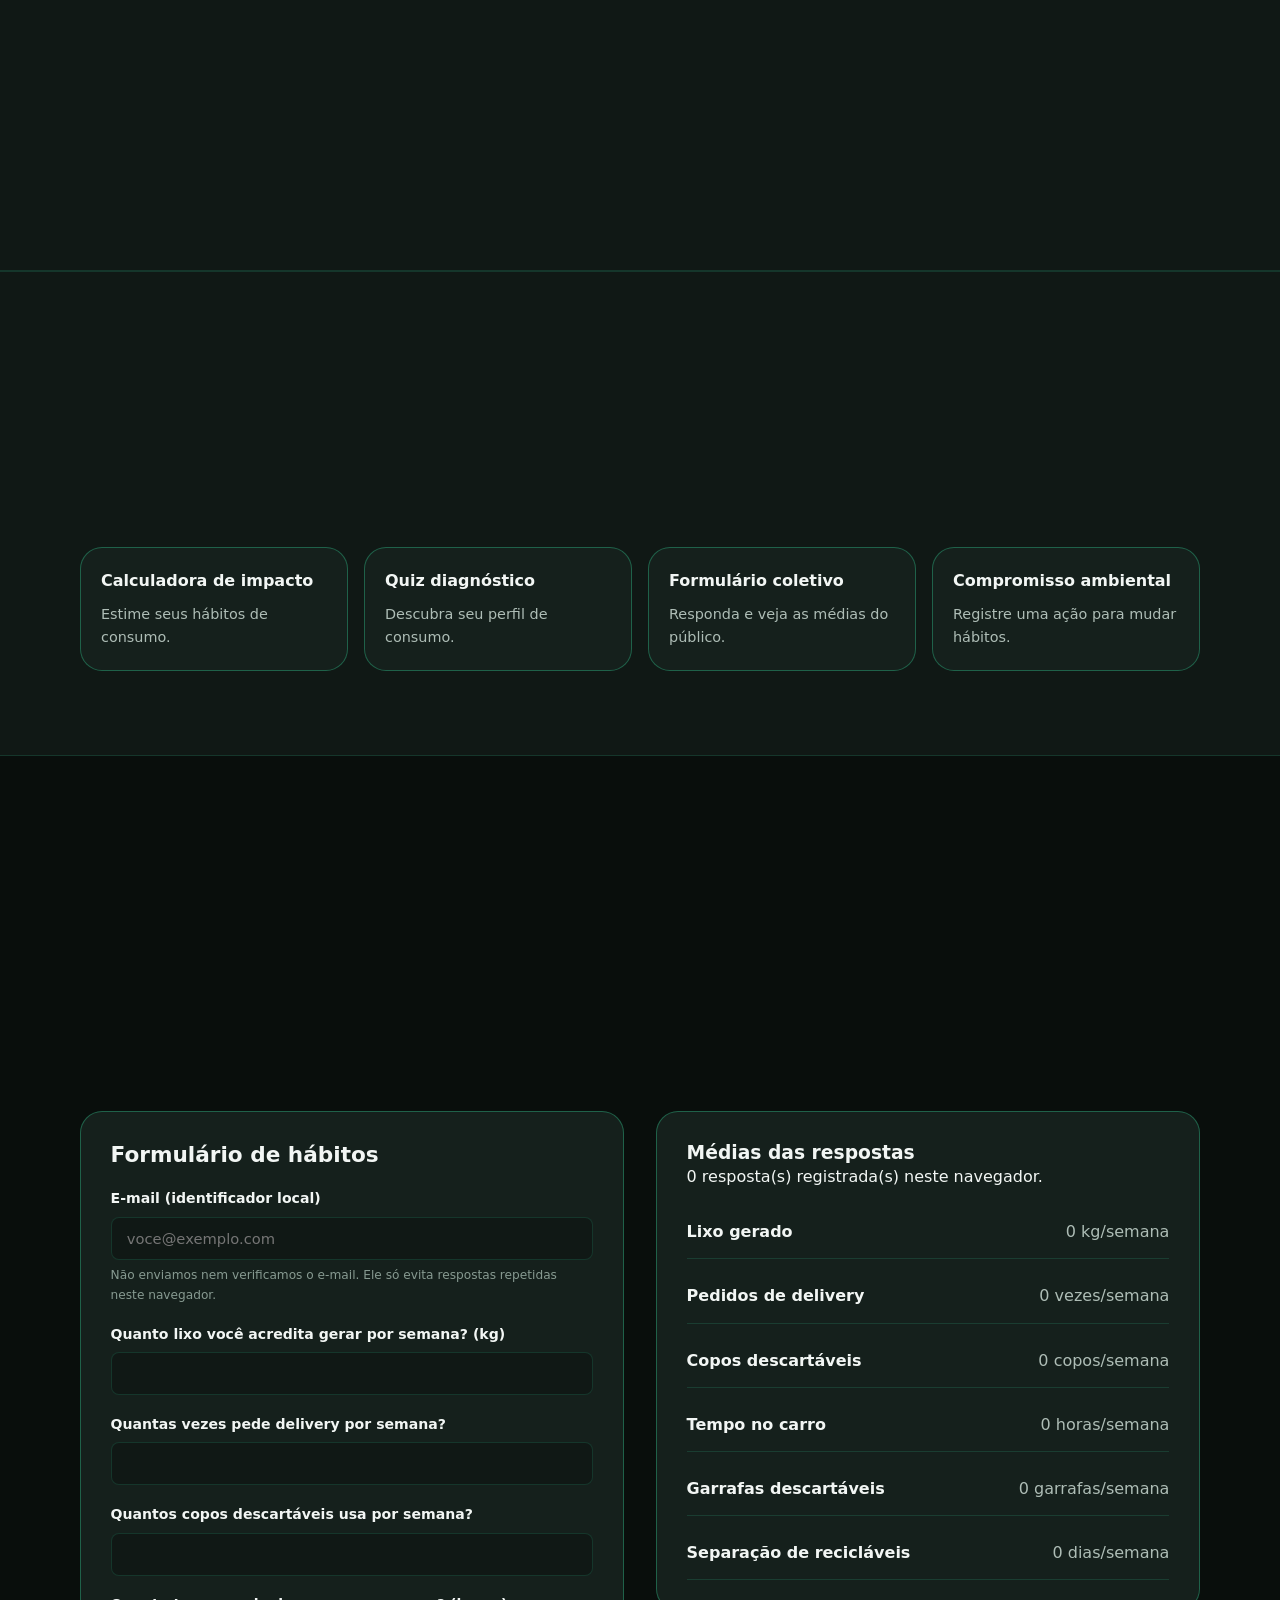
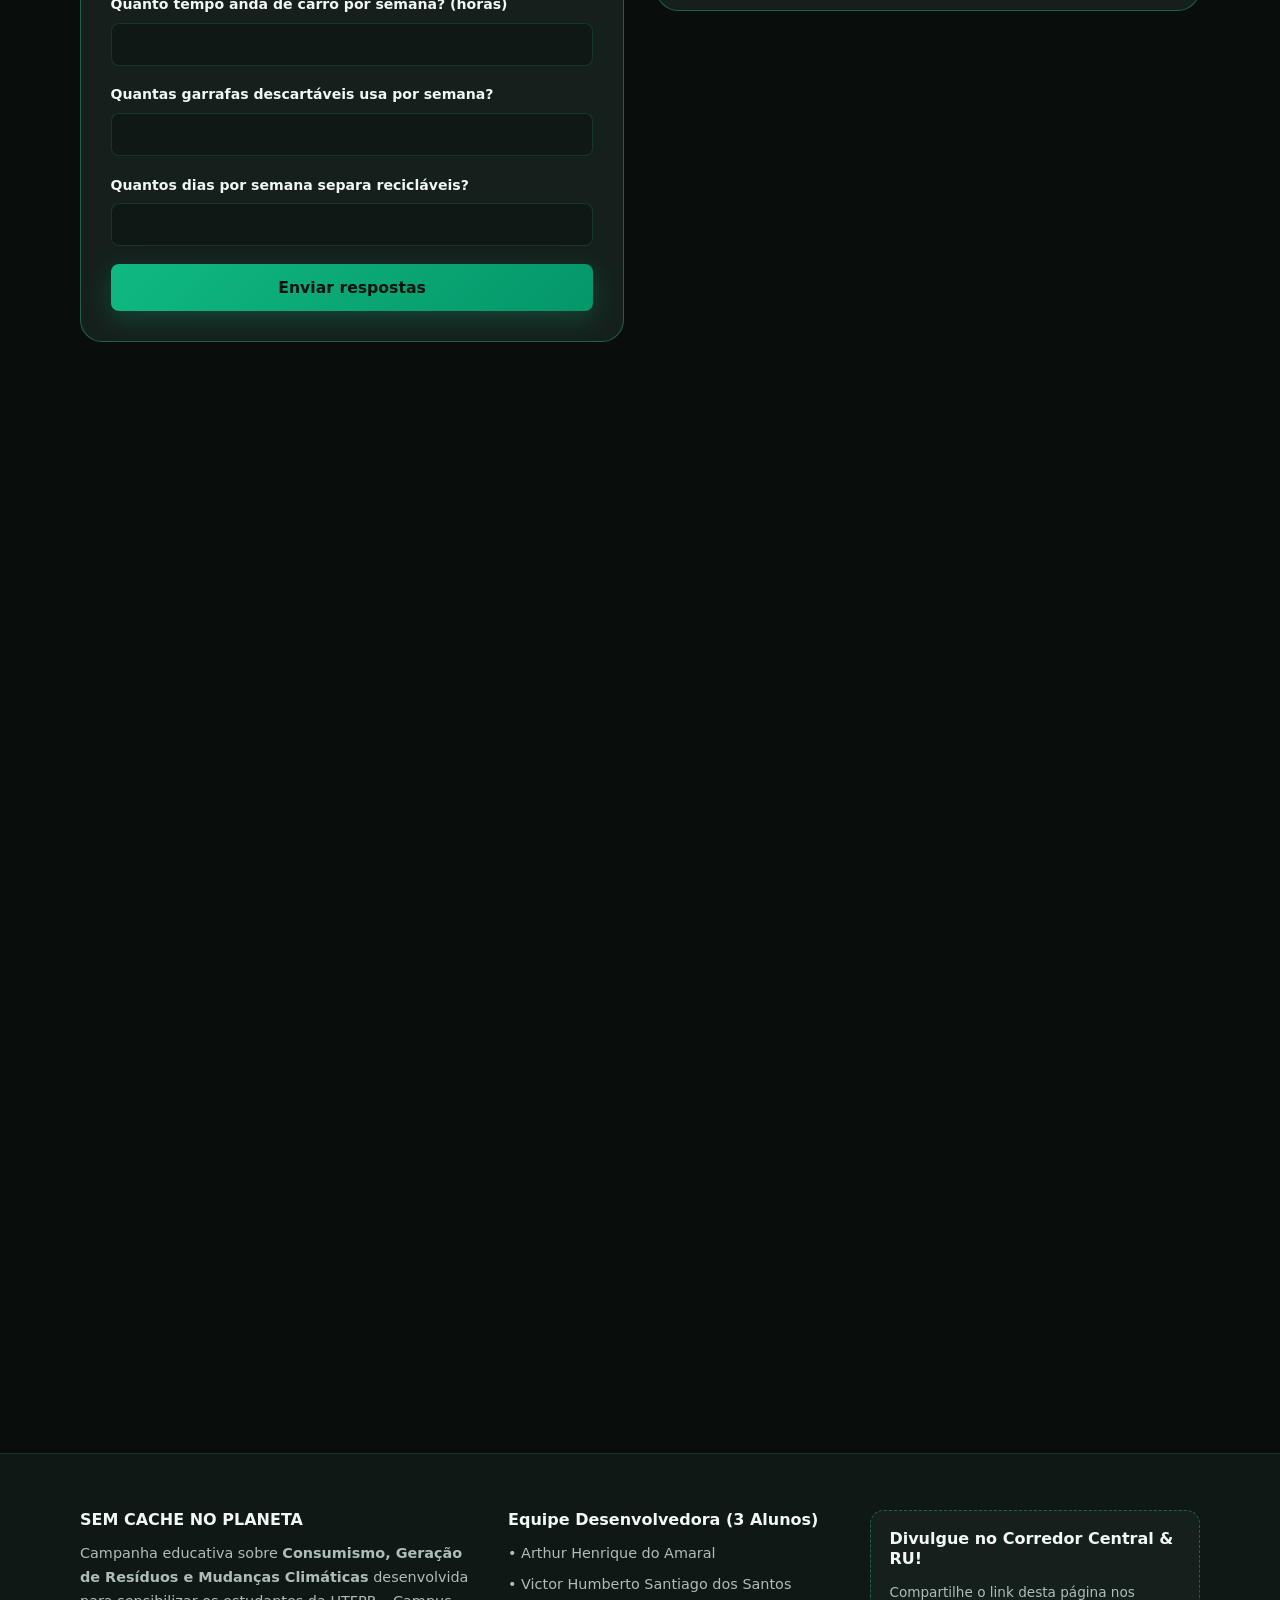
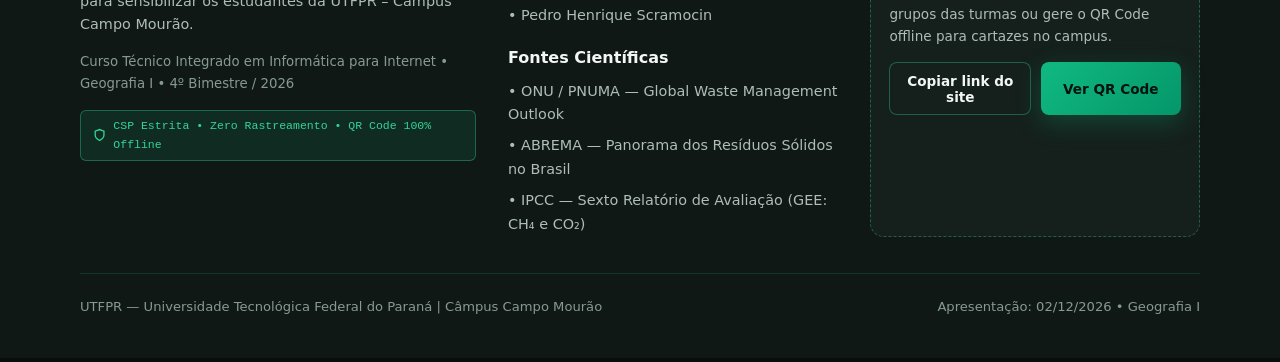
<file: trabalho geografia/index.html>
<!DOCTYPE html>
<html lang="pt-BR" data-theme="dark">
<head>
  <meta charset="UTF-8" />
  <meta name="viewport" content="width=device-width, initial-scale=1.0" />
  <title>SEM CACHE NO PLANETA | Consumismo, Resíduos e Clima — UTFPR Campo Mourão</title>
  <meta name="description" content="Plataforma interativa de conscientização sobre consumismo, geração de resíduos e mudanças climáticas desenvolvida por estudantes de Informática para Internet da UTFPR – Campus Campo Mourão." />

  <!-- Diretivas de Segurança (CSP Estrita sem unsafe-inline, Referrer Policy e No-Sniff) -->
  <meta http-equiv="Content-Security-Policy" content="default-src 'self'; script-src 'self'; style-src 'self' https://fonts.googleapis.com; font-src 'self' https://fonts.gstatic.com; img-src 'self' data:; connect-src 'none'; object-src 'none'; base-uri 'self'; form-action 'self';" />
  <meta name="referrer" content="no-referrer" />
  <meta http-equiv="X-Content-Type-Options" content="nosniff" />

  <!-- Google Fonts -->
  <link rel="preconnect" href="https://fonts.googleapis.com" crossorigin>
  <link rel="preconnect" href="https://fonts.gstatic.com" crossorigin>
  <link href="https://fonts.googleapis.com/css2?family=Inter:wght@400;500;600;700&family=JetBrains+Mono:wght@500;700&family=Space+Grotesk:wght@600;700&display=swap" rel="stylesheet">

  <!-- Folha de Estilos Modular -->
  <link rel="stylesheet" href="styles.css" />
</head>
<body>
  <!-- Barra de Progresso de Leitura -->
  <div class="reading-progress" id="readingProgress" aria-hidden="true"></div>

  <!-- NAVBAR -->
  <header class="navbar">
    <div class="container nav-inner">
      <a href="#topo" class="brand" aria-label="Início - Sem Cache no Planeta">
        <span class="brand-icon">&lt;/&gt;</span>
        <div class="brand-text">
          <span>SEM CACHE NO PLANETA</span>
          <small>UTFPR • CAMPO MOURÃO</small>
        </div>
      </a>

      <nav aria-label="Navegação Principal">
        <ul class="nav-links" id="navLinks">
          <li><a href="#dados" data-nav="dados">Dados</a></li>
          <li><a href="#clima" data-nav="clima">Clima</a></li>
          <li><a href="#raio-x" data-nav="raio-x">Raio-X do Lixo</a></li>
          <li><a href="#calculadora" data-nav="calculadora">Calculadora</a></li>
          <li><a href="#solucoes" data-nav="solucoes">5 Rs</a></li>
          <li><a href="#quiz" data-nav="quiz">Quiz</a></li>
          <li><a href="#formulario" data-nav="formulario">Formulário</a></li>
          <li><a href="#mural" data-nav="mural" class="nav-cta">Compromisso</a></li>
        </ul>
      </nav>

      <div class="nav-controls">
        <button class="icon-btn" id="themeToggle" type="button" aria-label="Ativar modo claro" aria-pressed="false" title="Ativar modo claro">
          <svg id="themeIconSun" width="19" height="19" viewBox="0 0 24 24" fill="none" stroke="currentColor" stroke-width="2">
            <circle cx="12" cy="12" r="5"></circle>
            <line x1="12" y1="1" x2="12" y2="3"></line>
            <line x1="12" y1="21" x2="12" y2="23"></line>
            <line x1="4.22" y1="4.22" x2="5.64" y2="5.64"></line>
            <line x1="18.36" y1="18.36" x2="19.78" y2="19.78"></line>
            <line x1="1" y1="12" x2="3" y2="12"></line>
            <line x1="21" y1="12" x2="23" y2="12"></line>
            <line x1="4.22" y1="19.78" x2="5.64" y2="18.36"></line>
            <line x1="18.36" y1="5.64" x2="19.78" y2="4.22"></line>
          </svg>
          <svg id="themeIconMoon" class="hidden" width="19" height="19" viewBox="0 0 24 24" fill="none" stroke="currentColor" stroke-width="2">
            <path d="M21 12.79A9 9 0 1 1 11.21 3 7 7 0 0 0 21 12.79z"></path>
          </svg>
        </button>

        <button class="menu-toggle" id="menuToggle" type="button" aria-label="Abrir menu" aria-expanded="false">
          <svg width="22" height="22" viewBox="0 0 24 24" fill="none" stroke="currentColor" stroke-width="2">
            <line x1="3" y1="6" x2="21" y2="6"></line>
            <line x1="3" y1="12" x2="21" y2="12"></line>
            <line x1="3" y1="18" x2="21" y2="18"></line>
          </svg>
        </button>
      </div>
    </div>
  </header>

  <!-- 1. HERO SECTION -->
  <section class="hero" id="topo">
    <div class="hero-grid-bg" aria-hidden="true"></div>
    <div class="container hero-grid">
      <div class="hero-content">
        <div class="campus-pill">
          <span class="pulse-dot"></span>
          <span>Geografia I • Informática para Internet • UTFPR-CM</span>
        </div>

        <h1>SEM <span>CACHE</span> NO PLANETA</h1>
        <p class="hero-slogan">// O planeta não tem lixeira infinita — nem botão de Ctrl+Z.</p>
        <p class="hero-desc">
          Cada copo descartável no bebedouro, embalagem de delivery ou compra por impulso em promoções online carrega uma cadeia invisível de extração, energia e emissões de gases de efeito estufa. Descubra como nossos hábitos de consumo alimentam a crise climática e como hackear essa rotina na <strong>UTFPR – Campus Campo Mourão</strong>.
        </p>

        <div class="hero-actions">
          <a href="#calculadora" class="btn btn-primary">
            Calcular meu impacto
            <svg width="18" height="18" viewBox="0 0 24 24" fill="none" stroke="currentColor" stroke-width="2.5">
              <line x1="5" y1="12" x2="19" y2="12"></line>
              <polyline points="12 5 19 12 12 19"></polyline>
            </svg>
          </a>
          <a href="#quiz" class="btn btn-secondary">Fazer Quiz Diagnóstico</a>
          <a href="#interativos" class="btn btn-secondary">Ir para os interativos ↓</a>
        </div>

        <div class="hero-mini-metrics">
          <div>
            <strong>1,04 kg/dia</strong>
            <span>Média de lixo por brasileiro</span>
          </div>
          <div class="divider-v"></div>
          <div>
            <strong>&lt; 8%</strong>
            <span>Efetivamente reciclado no país</span>
          </div>
          <div class="divider-v"></div>
          <div>
            <strong>28x mais</strong>
            <span>Potência térmica do Metano (CH₄)</span>
          </div>
        </div>
      </div>

      <!-- Painel Diagnóstico em Tempo Real -->
      <div class="terminal-card">
        <div class="terminal-header">
          <div class="window-dots">
            <span></span><span></span><span></span>
          </div>
          <span class="terminal-title">monitor_climatico.sh — utfpr-cm</span>
          <span class="status-live">AO VIVO</span>
        </div>

        <div class="terminal-body">
          <div class="terminal-line">
            <span class="prompt">$</span> ./analisar_consumo --campus="Campo Mourao"
          </div>
          <div class="terminal-line">
            &gt; Fluxo linear detectado: <strong>Extrair → Produzir → Usar 5min → Descartar</strong>
          </div>
          <div class="terminal-line">
            &gt; Gás crítico em aterros: <span class="warn">Metano (CH₄) + Dióxido de Carbono (CO₂)</span>
          </div>
          <div class="terminal-line">
            &gt; Falha crítica: <span class="danger-txt">Reciclagem isolada não compensa o hiperconsumo.</span>
          </div>
          <div class="terminal-line">
            &gt; Patch recomendado: <strong>[Repensar, Recusar, Reduzir, Reutilizar]</strong>
          </div>

          <div class="storage-bar-wrap">
            <div class="storage-label">
              <span>SATURAÇÃO DE ATERROS &amp; ORÇAMENTO CLIMÁTICO</span>
              <span>89% CRÍTICO</span>
            </div>
            <div class="storage-track">
              <div class="storage-fill"></div>
            </div>
          </div>

          <div class="terminal-footer-actions">
            <a href="#mural" class="terminal-link">→ Assinar compromisso ambiental do campus</a>
          </div>
        </div>
      </div>
    </div>
  </section>

  <!-- 2. SEÇÃO 1 – O PROBLEMA EM DADOS -->
  <section id="dados">
    <div class="container">
      <div class="section-header reveal">
        <span class="section-tag">01 // O Problema em Dados</span>
        <h2>Quanto lixo produzimos em função dos nossos <span class="highlight-emerald">hábitos de consumo</span>?</h2>
        <p>
          O modelo consumista transforma recursos finitos em resíduos descartáveis em velocidade recorde. Os números mostram que o "jogar fora" não existe — tudo permanece no planeta.
        </p>
      </div>

      <div class="stats-grid">
        <article class="stat-card reveal">
          <div>
            <div class="stat-icon">
              <svg width="24" height="24" viewBox="0 0 24 24" fill="none" stroke="currentColor" stroke-width="2">
                <path d="M3 6h18"></path>
                <path d="M19 6v14c0 1-1 2-2 2H7c-1 0-2-1-2-2V6"></path>
                <path d="M8 6V4c0-1 1-2 2-2h4c1 0 2 1 2 2v2"></path>
              </svg>
            </div>
            <div class="stat-number">380 kg</div>
            <div class="stat-label">Lixo por brasileiro ao ano</div>
            <p class="stat-desc">
              Cada habitante gera em média <strong>1,04 kg de resíduos sólidos urbanos por dia</strong>. No Brasil, são mais de 81 milhões de toneladas descartadas anualmente.
            </p>
          </div>
          <div class="stat-source">Fonte: Panorama dos Resíduos Sólidos (ABREMA)</div>
        </article>

        <article class="stat-card alert reveal">
          <div>
            <div class="stat-icon">
              <svg width="24" height="24" viewBox="0 0 24 24" fill="none" stroke="currentColor" stroke-width="2">
                <circle cx="12" cy="12" r="10"></circle>
                <line x1="2" y1="12" x2="22" y2="12"></line>
                <path d="M12 2a15.3 15.3 0 0 1 4 10 15.3 15.3 0 0 1-4 10 15.3 15.3 0 0 1-4-10 15.3 15.3 0 0 1 4-10z"></path>
              </svg>
            </div>
            <div class="stat-number">2,1 Bi t</div>
            <div class="stat-label">Resíduos globais por ano</div>
            <p class="stat-desc">
              A humanidade produz mais de <strong>2,1 bilhões de toneladas</strong> de lixo urbano por ano — volume projetado para saltar a 3,8 bilhões até 2050 sem mudanças no consumo.
            </p>
          </div>
          <div class="stat-source">Fonte: ONU / PNUMA (Global Waste Outlook)</div>
        </article>

        <article class="stat-card alert reveal">
          <div>
            <div class="stat-icon">
              <svg width="24" height="24" viewBox="0 0 24 24" fill="none" stroke="currentColor" stroke-width="2">
                <path d="M10.29 3.86L1.82 18a2 2 0 0 0 1.71 3h16.94a2 2 0 0 0 1.71-3L13.71 3.86a2 2 0 0 0-3.42 0z"></path>
                <line x1="12" y1="9" x2="12" y2="13"></line>
                <line x1="12" y1="17" x2="12.01" y2="17"></line>
              </svg>
            </div>
            <div class="stat-number">&lt; 8%</div>
            <div class="stat-label">Efetivamente reciclado no Brasil</div>
            <p class="stat-desc">
              Mais de 92% de tudo o que descartamos vai para aterros sanitários, lixões irregulares ou rios e oceanos — perdendo valor material e contaminando ecossistemas.
            </p>
          </div>
          <div class="stat-source">Fonte: ABREMA / SNIS</div>
        </article>

        <article class="stat-card reveal">
          <div>
            <div class="stat-icon">
              <svg width="24" height="24" viewBox="0 0 24 24" fill="none" stroke="currentColor" stroke-width="2">
                <circle cx="12" cy="12" r="10"></circle>
                <polyline points="12 6 12 12 16 14"></polyline>
              </svg>
            </div>
            <div class="stat-number">+400 anos</div>
            <div class="stat-label">Degradação de um copo plástico</div>
            <p class="stat-desc">
              Usado por menos de 3 minutos entre uma aula e outra, o copo descartável permanece séculos no ambiente fragmentando-se em microplásticos.
            </p>
          </div>
          <div class="stat-source">Fonte: Ministério do Meio Ambiente / PNUMA</div>
        </article>
      </div>

      <!-- Visualização Comparativa de Destino dos Resíduos -->
      <div class="visual-comparison-box reveal">
        <div class="vc-header">
          <div>
            <h3>Para onde vai o lixo gerado no Brasil?</h3>
            <p>Proporção aproximada do destino final dos resíduos sólidos urbanos coletados</p>
          </div>
          <span class="badge-mono">REALIDADE NACIONAL</span>
        </div>

        <div class="stacked-bar-container" role="img" aria-label="Gráfico: 61% aterros sanitários, 31% lixões e aterros controlados, apenas 8% reciclados">
          <div class="stacked-segment seg-landfill">
            <span>61% Aterros Sanitários</span>
          </div>
          <div class="stacked-segment seg-dump">
            <span>31% Lixões / Inadequado</span>
          </div>
          <div class="stacked-segment seg-recycled">
            <span>8%</span>
          </div>
        </div>

        <div class="stacked-legend">
          <div class="legend-item"><span class="dot dot-landfill"></span> Aterros sanitários (geram metano CH₄ por décadas)</div>
          <div class="legend-item"><span class="dot dot-dump"></span> Descarte inadequado / lixões (poluição direta de solo, rios e ar)</div>
          <div class="legend-item"><span class="dot dot-recycled"></span> Efetivamente reciclado (&lt; 8% do total)</div>
        </div>
      </div>
    </div>
  </section>

  <!-- 3. SEÇÃO 2 – CONEXÃO COM O CLIMA -->
  <section class="alt-section" id="clima">
    <div class="container">
      <div class="section-header reveal">
        <span class="section-tag amber">02 // Conexão com o Clima</span>
        <h2>Qual é a relação entre <span class="highlight-amber">consumismo, resíduos</span> e mudanças climáticas?</h2>
        <p>
          Cada objeto descartado possui uma "pegada oculta": ele aquece o planeta tanto antes de chegar às nossas mãos quanto depois de ir para a lixeira.
        </p>
      </div>

      <div class="chain-grid">
        <div class="chain-step reveal">
          <span class="step-badge">01 • EXTRAÇÃO</span>
          <h3>Retirada da Natureza</h3>
          <p>
            Fabricar plásticos (derivados do petróleo), metais, papel e tecidos exige mineração, perfuração fóssil e desmatamento — destruindo florestas que capturam carbono.
          </p>
        </div>

        <div class="chain-step reveal">
          <span class="step-badge">02 • PRODUÇÃO</span>
          <h3>Indústria, Água e Energia</h3>
          <p>
            Fábricas consomem enormes volumes de eletricidade, água doce e calor industrial para transformar matéria-prima bruta em embalagens e produtos de vida curta.
          </p>
        </div>

        <div class="chain-step reveal">
          <span class="step-badge">03 • LOGÍSTICA</span>
          <h3>Transporte Global e Local</h3>
          <p>
            Navios cargueiros, caminhões e entregas de e-commerce/delivery queimam combustíveis fósseis continuamente, liberando toneladas de <strong>Dióxido de Carbono (CO₂)</strong>.
          </p>
        </div>

        <div class="chain-step reveal">
          <span class="step-badge">04 • DESCARTE</span>
          <h3>Decomposição e Metano</h3>
          <p>
            Nos aterros e lixões, o lixo soterrado sem oxigênio fermenta e emite <strong>Gás Metano (CH₄)</strong> e <strong>CO₂</strong>, intensificando diretamente o efeito estufa.
          </p>
        </div>
      </div>

      <!-- Comparativo Visual CO2 vs Metano -->
      <div class="ghg-card reveal">
        <div class="ghg-info">
          <div class="ghg-title-row">
            <span class="ghg-icon">
              <svg width="26" height="26" viewBox="0 0 24 24" fill="none" stroke="currentColor" stroke-width="2.2">
                <path d="M14 14.76V3.5a2.5 2.5 0 0 0-5 0v11.26a4.5 4.5 0 1 0 5 0z"></path>
              </svg>
            </span>
            <h3>O efeito estufa invisível dos aterros: CO₂ vs. Metano (CH₄)</h3>
          </div>
          <p>
            Segundo o <strong>IPCC</strong>, o gás metano emitido pela decomposição de resíduos orgânicos e misturados em aterros retém <strong>28 vezes mais calor que o CO₂</strong> em uma escala de 100 anos (e até 80x nos primeiros 20 anos). Além disso, a queima irregular de lixo libera carbono negro e gases tóxicos que agravam eventos climáticos extremos.
          </p>
        </div>

        <div class="ghg-bars">
          <div class="ghg-bar-item">
            <div class="ghg-bar-label">
              <span>Dióxido de Carbono (CO₂) — Referência</span>
              <strong>1x</strong>
            </div>
            <div class="ghg-track">
              <div class="ghg-fill co2"></div>
            </div>
          </div>

          <div class="ghg-bar-item">
            <div class="ghg-bar-label">
              <span>Gás Metano (CH₄) dos Resíduos (100 anos)</span>
              <strong class="highlight-amber">28x mais potente</strong>
            </div>
            <div class="ghg-track">
              <div class="ghg-fill ch4"></div>
            </div>
          </div>
        </div>
      </div>
    </div>
  </section>

  <!-- 4. SEÇÃO 3 – O MITO DA RECICLAGEM + RAIO-X INTERATIVO -->
  <section id="raio-x">
    <div class="container">
      <div class="section-header reveal">
        <span class="section-tag">03 // O Mito da Reciclagem</span>
        <h2>Por que <span class="highlight-emerald">reciclar não é suficiente</span> para resolver o problema?</h2>
        <p>
          Reciclar é necessário, mas não pode ser usado como desculpa para consumir sem freio. A reciclagem atua apenas no final da cadeia e enfrenta limites físicos, econômicos e energéticos.
        </p>
      </div>

      <div class="myth-grid">
        <div class="myth-card reveal">
          <h3>01. Baixa escala e contaminação</h3>
          <p>
            Menos de 8% dos resíduos são reciclados no Brasil. Quando embalagens plásticas ou papéis se misturam a restos de comida no lixo comum, perdem valor e viram rejeito.
          </p>
        </div>

        <div class="myth-card reveal">
          <h3>02. Downcycling (perda de qualidade)</h3>
          <p>
            Diferente do alumínio, o plástico degrada suas cadeias poliméricas a cada derretimento: geralmente só pode ser reciclado <strong>1 ou 2 vezes</strong> antes de ser descartado definitivamente.
          </p>
        </div>

        <div class="myth-card reveal">
          <h3>03. Alto gasto de água e energia</h3>
          <p>
            Coletar, transportar, lavar, triturar e reprocessar materiais também consome energia elétrica, água tratada e combustíveis fósseis.
          </p>
        </div>

        <div class="myth-card reveal">
          <h3>04. Não reduz a extração na fonte</h3>
          <p>
            Se o consumo cresce mais rápido que a capacidade de reaproveitamento, a indústria continua extraindo petróleo, minérios e celulose virgens em ritmo insustentável.
          </p>
        </div>
      </div>

      <!-- SIMULADOR INTERATIVO: RAIO-X DO COTIDIANO -->
      <div class="xray-panel reveal">
        <div class="xray-header">
          <span class="section-tag amber u-mb-sm">SIMULADOR INTERATIVO</span>
          <h3>Raio-X dos Resíduos no Cotidiano Estudantil</h3>
          <p>Clique em um item comum na rotina da UTFPR para inspecionar seu tempo de uso, impacto climático e por que apenas reciclar não basta:</p>
        </div>

        <div class="xray-tabs" role="tablist" aria-label="Itens do cotidiano para inspeção">
          <button class="xray-tab active" type="button" data-item="copo" role="tab" aria-selected="true">🥤 Copo Descartável</button>
          <button class="xray-tab" type="button" data-item="delivery" role="tab" aria-selected="false">🥡 Embalagem Delivery</button>
          <button class="xray-tab" type="button" data-item="fastfashion" role="tab" aria-selected="false">👕 Roupa Fast Fashion</button>
          <button class="xray-tab" type="button" data-item="papel" role="tab" aria-selected="false">📄 Apostila Impressa</button>
          <button class="xray-tab" type="button" data-item="cabo" role="tab" aria-selected="false">🔌 Cabo / Fone Barato</button>
        </div>

        <div class="xray-content" id="xrayDisplay">
          <!-- Preenchido via DOM seguro em app.js -->
        </div>
      </div>
    </div>
  </section>

  <!-- 5. SEÇÃO 4 – CALCULADORA INTERATIVA DE IMPACTO NO CAMPUS -->
  <section class="alt-section" id="calculadora">
    <div class="container">
      <div class="section-header reveal">
        <span class="section-tag amber">04 // Simulador Pessoal</span>
        <h2>Calculadora de <span class="highlight-amber">Resíduos &amp; Carbono</span> do Estudante</h2>
        <p>
          Ajuste os controles abaixo de acordo com a sua rotina semanal na UTFPR e veja quanto lixo, carbono e dinheiro você acumula em 1 ano.
        </p>
      </div>

      <div class="calc-grid reveal">
        <!-- Controles -->
        <div class="calc-controls">
          <div class="slider-group">
            <div class="slider-top">
              <label for="cupsInput">Copos plásticos descartáveis por dia útil</label>
              <span class="slider-val" id="cupsVal">3 copos/dia</span>
            </div>
            <input type="range" id="cupsInput" min="0" max="10" value="3" />
            <small>Considerando ~200 dias letivos no ano na UTFPR</small>
          </div>

          <div class="slider-group">
            <div class="slider-top">
              <label for="deliveryInput">Pedidos de delivery / lanches embalados por semana</label>
              <span class="slider-val" id="deliveryVal">2 pedidos/sem</span>
            </div>
            <input type="range" id="deliveryInput" min="0" max="10" value="2" />
            <small>Inclui embalagens plásticas/isopor, sacolas e talheres descartáveis</small>
          </div>

          <div class="slider-group">
            <div class="slider-top">
              <label for="impulseInput">Compras online não essenciais por mês</label>
              <span class="slider-val" id="impulseVal">2 compras/mês</span>
            </div>
            <input type="range" id="impulseInput" min="0" max="10" value="2" />
            <small>Roupas rápidas, acessórios e encomendas com frete + caixas/plástico-bolha</small>
          </div>

          <div class="slider-group">
            <div class="slider-top">
              <label for="bottlesInput">Garrafas PET / latas de bebidas por semana</label>
              <span class="slider-val" id="bottlesVal">3 unid/sem</span>
            </div>
            <input type="range" id="bottlesInput" min="0" max="14" value="3" />
            <small>Refrigerantes, sucos industrializados ou água engarrafada</small>
          </div>
        </div>

        <!-- Resultados em Tempo Real -->
        <div class="calc-results">
          <div class="calc-res-header">
            <span class="badge-mono">PROJEÇÃO ANUAL (12 MESES)</span>
            <h3>Seu impacto estimado:</h3>
          </div>

          <div class="calc-metrics">
            <div class="calc-metric-card">
              <span class="cm-label">Resíduos Evitáveis Gerados</span>
              <strong class="cm-value highlight-amber" id="resWasteKg">28,4 kg</strong>
              <small id="resCupsCount">600 copos plásticos/ano</small>
            </div>

            <div class="calc-metric-card">
              <span class="cm-label">Emissões Associadas (CO₂e)</span>
              <strong class="cm-value highlight-emerald" id="resCo2Kg">118,5 kg</strong>
              <small id="resKmCar">Equivale a ~590 km rodados de carro</small>
            </div>

            <div class="calc-metric-card full">
              <span class="cm-label">Economia Potencial no seu Bolso (se reduzir pela metade)</span>
              <strong class="cm-value" id="resMoneySaved">R$ 1.140,00 / ano</strong>
              <small>Dinheiro que deixa de ir para embalagens descartáveis e compras por impulso</small>
            </div>
          </div>

          <div class="calc-tip-box" id="calcDynamicTip">
            Dica: Trocar os copos descartáveis por uma garrafa reutilizável na mochila já elimina 100% dos copos calculados acima.
          </div>
        </div>
      </div>
    </div>
  </section>

  <!-- 6. SEÇÃO 5 – HIERARQUIA DOS 5 RS & COTIDIANO UTFPR -->
  <section id="solucoes">
    <div class="container">
      <div class="section-header reveal">
        <span class="section-tag">05 // A Hierarquia da Mudança</span>
        <h2>Por que <span class="highlight-emerald">reduzir e reutilizar</span> vêm antes de descartar?</h2>
        <p>
          O resíduo mais sustentável é aquele que nunca precisou ser fabricado. Veja como inverter a lógica do descarte aplicando os 5 Rs na rotina da <strong>UTFPR – Campus Campo Mourão</strong>.
        </p>
      </div>

      <div class="hierarchy-layout">
        <!-- Pirâmide dos 5 Rs -->
        <div class="pyramid-box reveal">
          <span class="pyramid-title">ORDEM DE PRIORIDADE AMBIENTAL</span>
          
          <div class="pyramid-tier tier-1">
            1. REPENSAR
            <small>Questionar: "Eu realmente preciso comprar isso agora?"</small>
          </div>
          <div class="pyramid-tier tier-2">
            2. RECUSAR
            <small>Dizer não a sacolas, talheres plásticos e brindes descartáveis</small>
          </div>
          <div class="pyramid-tier tier-3">
            3. REDUZIR
            <small>Diminuir o volume de consumo e evitar embalagens excessivas</small>
          </div>
          <div class="pyramid-tier tier-4">
            4. REUTILIZAR
            <small>Dar novo uso, consertar, trocar e usar itens duráveis</small>
          </div>
          <div class="pyramid-tier tier-5">
            5. RECICLAR
            <small>Última etapa: apenas para o que não pôde ser evitado</small>
          </div>
        </div>

        <!-- Trocas Práticas no Campus -->
        <div class="campus-examples reveal">
          <div class="example-card">
            <div class="example-bad">
              <span>❌</span>
              <span><strong>Hábito comum:</strong> Pegar vários copos descartáveis por dia nos bebedouros dos blocos e na cantina.</span>
            </div>
            <div class="example-good">
              <span>✅</span>
              <span><strong>Alternativa UTFPR:</strong> Levar garrafa ou caneca reutilizável na mochila — evita até 600 copos/ano por estudante.</span>
            </div>
          </div>

          <div class="example-card">
            <div class="example-bad">
              <span>❌</span>
              <span><strong>Hábito comum:</strong> Pedir marmitas e lanches com talheres plásticos, sachês e sacolas duplas sem necessidade.</span>
            </div>
            <div class="example-good">
              <span>✅</span>
              <span><strong>Alternativa UTFPR:</strong> Marcar "não enviar descartáveis" nos apps, priorizar o RU e usar potes reutilizáveis.</span>
            </div>
          </div>

          <div class="example-card">
            <div class="example-bad">
              <span>❌</span>
              <span><strong>Hábito comum:</strong> Comprar roupas e eletrônicos baratos por impulso em promoções relâmpago na internet.</span>
            </div>
            <div class="example-good">
              <span>✅</span>
              <span><strong>Alternativa UTFPR:</strong> Adotar a "regra das 72 horas" antes de fechar o carrinho e promover feiras de troca/escambo no campus.</span>
            </div>
          </div>

          <div class="example-card">
            <div class="example-bad">
              <span>❌</span>
              <span><strong>Hábito comum:</strong> Imprimir listas de exercícios, slides e códigos para usar uma única vez e descartar.</span>
            </div>
            <div class="example-good">
              <span>✅</span>
              <span><strong>Alternativa UTFPR:</strong> Estudar por PDFs organizados no computador/celular e reaproveitar versos de folhas como rascunho.</span>
            </div>
          </div>
        </div>
      </div>

      <!-- Perguntas Orientadoras da Campanha (Acordeão Interativo) -->
      <div class="faq-wrapper reveal">
        <h3 class="faq-heading">As 5 Questões-Chave da Nossa Campanha</h3>
        <div class="accordion" id="campaignAccordion">
          <div class="acc-item">
            <button class="acc-trigger" type="button" aria-expanded="false">
              <span>1. Qual é a relação direta entre consumismo e mudanças climáticas?</span>
              <span class="acc-icon">+</span>
            </button>
            <div class="acc-panel">
              <p>O consumismo exige extração contínua de matérias-primas, uso intensivo de energia fóssil nas indústrias e transporte global de mercadorias (emissão de CO₂). Além disso, o descarte acelerado em aterros sanitários e lixões gera gás metano (CH₄), um potente gás de efeito estufa que acelera o aquecimento global.</p>
            </div>
          </div>

          <div class="acc-item">
            <button class="acc-trigger" type="button" aria-expanded="false">
              <span>2. Quais impactos ambientais estão associados à geração excessiva de resíduos?</span>
              <span class="acc-icon">+</span>
            </button>
            <div class="acc-panel">
              <p>Além das emissões de gases de efeito estufa (CO₂ e CH₄), o excesso de lixo provoca contaminação do solo e dos lençóis freáticos pelo chorume, poluição de rios e oceanos por plásticos e microplásticos, perda de biodiversidade, esgotamento de recursos naturais e saturação rápida dos aterros sanitários.</p>
            </div>
          </div>

          <div class="acc-item">
            <button class="acc-trigger" type="button" aria-expanded="false">
              <span>3. Como esse problema está presente no cotidiano dos estudantes da UTFPR?</span>
              <span class="acc-icon">+</span>
            </button>
            <div class="acc-panel">
              <p>No uso diário de copos plásticos descartáveis nos bebedouros, nas embalagens de lanches e deliveries consumidos entre as aulas, no consumo impulsivo de roupas fast fashion e acessórios baratos pela internet, e na impressão desnecessária de materiais acadêmicos.</p>
            </div>
          </div>

          <div class="acc-item">
            <button class="acc-trigger" type="button" aria-expanded="false">
              <span>4. O que podemos fazer na prática para mudar essa realidade?</span>
              <span class="acc-icon">+</span>
            </button>
            <div class="acc-panel">
              <p>Inverter a pirâmide do consumo: primeiro repensar a real necessidade de cada compra, recusar descartáveis de uso único, reduzir embalagens, reutilizar objetos (garrafas, cadernos, roupas, cabos) e, por fim, destinar corretamente o que sobrar para a coleta seletiva.</p>
            </div>
          </div>

          <div class="acc-item">
            <button class="acc-trigger" type="button" aria-expanded="false">
              <span>5. Como podemos convencer outras pessoas a refletirem sobre seus hábitos?</span>
              <span class="acc-icon">+</span>
            </button>
            <div class="acc-panel">
              <p>Substituindo discursos abstratos por dados concretos, ferramentas interativas (como a calculadora de impacto e o quiz deste site), exemplos próximos da realidade universitária e ações coletivas no campus — mostrando que consumir menos não é perder qualidade de vida, mas ganhar autonomia, economia financeira e futuro climático.</p>
            </div>
          </div>
        </div>
      </div>
    </div>
  </section>

  <!-- 7. SEÇÃO 6 – QUIZ INTERATIVO GAMIFICADO -->
  <section class="alt-section" id="quiz">
    <div class="container">
      <div class="section-header u-center-header reveal">
        <span class="section-tag amber">06 // Quiz Interativo</span>
        <h2>Qual é o <span class="highlight-amber">peso da sua lixeira</span>?</h2>
        <p>
          Responda 5 perguntas rápidas sobre seus hábitos diários, receba feedback imediato em cada questão e descubra seu perfil de consumo na UTFPR.
        </p>
      </div>

      <div class="quiz-container reveal">
        <!-- Corpo das Perguntas -->
        <div id="quizBody">
          <div class="quiz-progress-wrap">
            <div class="quiz-progress-meta">
              <span id="questionCounter">Pergunta 1 de 5</span>
              <span id="progressPercent">20%</span>
            </div>
            <div class="quiz-progress-bar">
              <div class="quiz-progress-fill" id="progressFill"></div>
            </div>
          </div>

          <h3 class="quiz-question" id="questionText">Carregando pergunta...</h3>
          <div class="quiz-options" id="optionsContainer"></div>

          <!-- Feedback Educativo Imediato -->
          <div class="quiz-feedback" id="quizFeedback" aria-live="polite"></div>
          <div class="quiz-next-wrap">
            <button class="btn btn-primary hidden" type="button" id="nextQuestionBtn">Próxima Pergunta →</button>
          </div>
        </div>

        <!-- Resultado Final -->
        <div class="quiz-result" id="quizResult">
          <div class="result-card-share" id="shareableResultCard">
            <span class="result-badge" id="resultBadge">Perfil Identificado</span>
            <h3 class="result-title" id="resultTitle">Título do Perfil</h3>
            <p class="result-summary" id="resultSummary">Resumo personalizado.</p>
          </div>

          <div class="result-tips">
            <h4>Missões práticas para aplicar esta semana na UTFPR:</h4>
            <ul id="resultTipsList"></ul>
          </div>

          <div class="result-actions">
            <button class="btn btn-primary" type="button" id="restartQuizBtn">Refazer Quiz</button>
            <button class="btn btn-secondary" type="button" id="copyResultBtn">Copiar meu resultado para compartilhar</button>
          </div>
          <span class="copy-feedback" id="quizCopyFeedback"></span>
        </div>
      </div>
    </div>
  </section>

  <section id="interativos" class="alt-section">
    <div class="container">
      <div class="section-header reveal">
        <span class="section-tag">CENTRAL DE INTERATIVOS</span>
        <h2>Explore, responda e <span class="highlight-emerald">participe</span></h2>
        <p>Acesse as ferramentas do projeto em um só lugar.</p>
      </div>
      <div class="interactive-shortcuts">
        <a class="interactive-shortcut" href="#calculadora"><strong>Calculadora de impacto</strong><span>Estime seus hábitos de consumo.</span></a>
        <a class="interactive-shortcut" href="#quiz"><strong>Quiz diagnóstico</strong><span>Descubra seu perfil de consumo.</span></a>
        <a class="interactive-shortcut" href="#formulario"><strong>Formulário coletivo</strong><span>Responda e veja as médias do público.</span></a>
        <a class="interactive-shortcut" href="#mural"><strong>Compromisso ambiental</strong><span>Registre uma ação para mudar hábitos.</span></a>
      </div>
    </div>
  </section>

  <section id="formulario">
    <div class="container">
      <div class="section-header reveal">
        <span class="section-tag">PESQUISA DE HÁBITOS</span>
        <h2>Como é o consumo <span class="highlight-emerald">da comunidade?</span></h2>
        <p>Responda com estimativas. As médias são calculadas com as respostas salvas neste navegador.</p>
      </div>
      <div class="survey-layout">
        <form class="pledge-form" id="surveyForm" novalidate>
          <h3>Formulário de hábitos</h3>
          <div class="form-group"><label for="surveyEmail">E-mail (identificador local)</label><input id="surveyEmail" type="email" autocomplete="email" placeholder="voce@exemplo.com" required><small class="field-hint">Não enviamos nem verificamos o e-mail. Ele só evita respostas repetidas neste navegador.</small></div>
          <div class="form-group"><label for="surveyWaste">Quanto lixo você acredita gerar por semana? (kg)</label><input id="surveyWaste" type="number" min="0" max="100" step="0.1" required></div>
          <div class="form-group"><label for="surveyDelivery">Quantas vezes pede delivery por semana?</label><input id="surveyDelivery" type="number" min="0" max="50" step="1" required></div>
          <div class="form-group"><label for="surveyCups">Quantos copos descartáveis usa por semana?</label><input id="surveyCups" type="number" min="0" max="500" step="1" required></div>
          <div class="form-group"><label for="surveyCar">Quanto tempo anda de carro por semana? (horas)</label><input id="surveyCar" type="number" min="0" max="168" step="0.5" required></div>
          <div class="form-group"><label for="surveyBottles">Quantas garrafas descartáveis usa por semana?</label><input id="surveyBottles" type="number" min="0" max="500" step="1" required></div>
          <div class="form-group"><label for="surveyRecycling">Quantos dias por semana separa recicláveis?</label><input id="surveyRecycling" type="number" min="0" max="7" step="1" required></div>
          <button class="btn btn-primary u-full-width" type="submit">Enviar respostas</button>
          <p class="form-status-msg hidden" id="surveyStatus" role="status"></p>
        </form>
        <div class="pledge-board"><h3>Médias das respostas</h3><p id="surveyResponseCount">Ainda não há respostas neste navegador.</p><div id="surveyAverages" class="survey-averages" aria-live="polite"></div></div>
      </div>
    </div>
  </section>

  <!-- 8. SEÇÃO 7 – MURAL DIGITAL DE COMPROMISSOS AMBIENTAIS -->
  <section id="mural">
    <div class="container">
      <div class="section-header reveal">
        <span class="section-tag">07 // Ação Coletiva no Campus</span>
        <h2>Mural de <span class="highlight-emerald">Compromissos Ambientais</span> — UTFPR-CM</h2>
        <p>
          Transforme reflexão em atitude! Escolha uma mudança real para adotar no campus e registre seu compromisso no mural digital da comunidade acadêmica.
        </p>
      </div>

      <div class="pledge-layout reveal">
        <!-- Formulário de Compromisso -->
        <form class="pledge-form" id="pledgeForm" novalidate>
          <h3>Assinar Compromisso</h3>

          <div class="form-group">
            <label for="pledgeEmail">E-mail (identificador local)</label>
            <input type="email" id="pledgeEmail" placeholder="voce@exemplo.com" autocomplete="email" required />
            <small class="field-hint">Protótipo: não há verificação nem envio. O e-mail é usado apenas para evitar duplicatas neste navegador.</small>
          </div>
          <div class="form-group">
            <label for="pledgeName">Seu nome ou apelido</label>
            <input type="text" id="pledgeName" placeholder="Ex: Ana Clara / Lucas M." maxlength="35" autocomplete="off" required />
            <small class="field-hint">Apenas letras, espaços ou iniciais (2 a 35 caracteres).</small>
          </div>

          <div class="form-group">
            <label for="pledgeCourse">Curso / Turma na UTFPR</label>
            <select id="pledgeCourse" required>
              <option value="Info para Internet">Técnico em Informática para Internet</option>
              <option value="Alimentos / Química">Técnico em Alimentos / Química</option>
              <option value="Ciência da Computação">Ciência da Computação</option>
              <option value="Engenharia Ambiental">Engenharia Ambiental</option>
              <option value="Engenharia Eletrônica / Civil">Engenharia Eletrônica / Civil</option>
              <option value="Servidor(a) / Docente">Servidor(a) / Docente UTFPR</option>
            </select>
          </div>

          <div class="form-group">
            <label for="pledgeAction">Meu compromisso prático:</label>
            <select id="pledgeAction" required>
              <option value="Aposentar copos descartáveis e usar minha própria garrafa no campus">
                🥤 Aposentar copos descartáveis e usar minha garrafa (-4,5 kg lixo/ano)
              </option>
              <option value="Recusar talheres, sachês e sacolas extras em pedidos de delivery">
                🥡 Recusar descartáveis extras no delivery (-6,0 kg lixo/ano)
              </option>
              <option value="Aplicar a regra das 72h antes de qualquer compra online por impulso">
                🛒 Aplicar a regra das 72h contra compras impulsivas (-8,5 kg lixo/ano)
              </option>
              <option value="Reutilizar folhas de rascunho e reduzir impressões desnecessárias">
                📄 Reduzir impressões e reutilizar papel (-3,5 kg lixo/ano)
              </option>
              <option value="Participar de trocas, doações ou consertos antes de descartar itens">
                ♻️ Priorizar troca, conserto e reuso antes de descartar (-7,0 kg lixo/ano)
              </option>
              <option value="Levar talheres e guardanapo reutilizáveis para refeições fora de casa">
                🥪 Levar talheres e guardanapo reutilizáveis para refeições fora de casa (-4,0 kg lixo/ano)
              </option>
              <option value="Recusar sacolas descartáveis e levar uma ecobag">
                🛍️ Recusar sacolas descartáveis e levar uma ecobag (-2,5 kg lixo/ano)
              </option>
              <option value="Encaminhar pilhas e eletrônicos para pontos de coleta adequados">
                🔋 Encaminhar pilhas e eletrônicos para pontos de coleta adequados (-1,5 kg lixo/ano)
              </option>
              <option value="Separar corretamente recicláveis limpos e secos">
                🥫 Separar corretamente recicláveis limpos e secos (-9,0 kg lixo/ano)
              </option>
              <option value="Reutilizar frascos e embalagens sempre que for seguro">
                🧴 Reutilizar frascos e embalagens sempre que for seguro (-3,0 kg lixo/ano)
              </option>
            </select>
          </div>

          <button type="submit" class="btn btn-primary u-full-width">
            Registrar meu compromisso
          </button>
          <p class="form-status-msg hidden" id="pledgeStatusMsg" role="alert"></p>
        </form>

        <!-- Feed do Mural + Impacto Coletivo -->
        <div class="pledge-board">
          <div class="pledge-stats-bar">
            <div>
              <strong id="totalPledgesCount">4</strong>
              <span>Estudantes comprometidos</span>
            </div>
            <div>
              <strong id="totalSavedKg">22,5 kg</strong>
              <span>Resíduos evitados/ano</span>
            </div>
          </div>

          <div class="pledge-list" id="pledgeList">
            <!-- Renderizado via DOM seguro em app.js -->
          </div>
        </div>
      </div>
    </div>
  </section>

  <!-- 9. FOOTER -->
  <footer>
    <div class="container">
      <div class="footer-grid">
        <div>
          <h4>SEM CACHE NO PLANETA</h4>
          <p class="u-mb-md">
            Campanha educativa sobre <strong>Consumismo, Geração de Resíduos e Mudanças Climáticas</strong> desenvolvida para sensibilizar os estudantes da UTFPR – Campus Campo Mourão.
          </p>
          <p class="footer-meta">
            Curso Técnico Integrado em Informática para Internet • Geografia I • 4º Bimestre / 2026
          </p>
          <div class="security-badge">
            <svg width="14" height="14" viewBox="0 0 24 24" fill="none" stroke="currentColor" stroke-width="2.4">
              <path d="M12 22s8-4 8-10V5l-8-3-8 3v7c0 6 8 10 8 10z"></path>
            </svg>
            <span>CSP Estrita • Zero Rastreamento • QR Code 100% Offline</span>
          </div>
        </div>

        <div>
          <h4>Equipe Desenvolvedora (3 Alunos)</h4>
          <ul>
            <li>• Arthur Henrique do Amaral</li>
            <li>• Victor Humberto Santiago dos Santos</li>
            <li>• Pedro Henrique Scramocin</li>
          </ul>
          <h4 class="u-mt-lg">Fontes Científicas</h4>
          <ul>
            <li>• ONU / PNUMA — Global Waste Management Outlook</li>
            <li>• ABREMA — Panorama dos Resíduos Sólidos no Brasil</li>
            <li>• IPCC — Sexto Relatório de Avaliação (GEE: CH₄ e CO₂)</li>
          </ul>
        </div>

        <div class="qr-box">
          <h4>Divulgue no Corredor Central &amp; RU!</h4>
          <p>
            Compartilhe o link desta página nos grupos das turmas ou gere o QR Code offline para cartazes no campus.
          </p>
          <div class="qr-actions">
            <button class="btn btn-secondary" type="button" id="copyLinkFooter">Copiar link do site</button>
            <button class="btn btn-primary" type="button" id="openQrModalBtn">Ver QR Code</button>
          </div>
          <span class="copy-feedback" id="copyFeedback"></span>
        </div>
      </div>

      <div class="footer-bottom">
        <span>UTFPR — Universidade Tecnológica Federal do Paraná | Câmpus Campo Mourão</span>
        <span>Apresentação: 02/12/2026 • Geografia I</span>
      </div>
    </div>
  </footer>

  <!-- MODAL DE QR CODE OFFLINE -->
  <div class="modal-backdrop hidden" id="qrModal" role="dialog" aria-modal="true" aria-labelledby="qrModalTitle">
    <div class="modal-card">
      <button class="modal-close" type="button" id="closeQrModalBtn" aria-label="Fechar modal">✕</button>
      <span class="section-tag u-mb-sm">GERADO LOCALMENTE • OFFLINE</span>
      <h3 id="qrModalTitle">QR Code da Campanha</h3>
      <p>Aponte a câmera do celular para acessar o site interativo <strong>Sem Cache no Planeta</strong> diretamente no campus:</p>
      <div class="qr-preview" id="qrImageContainer"></div>
      <small id="qrUrlDisplay"></small>
    </div>
  </div>

  <!-- Scripts Modulares (Security Guard primeiro, depois App) -->
  <script src="security.js" defer></script>
  <script src="app.js" defer></script>
</body>
</html>
</file>
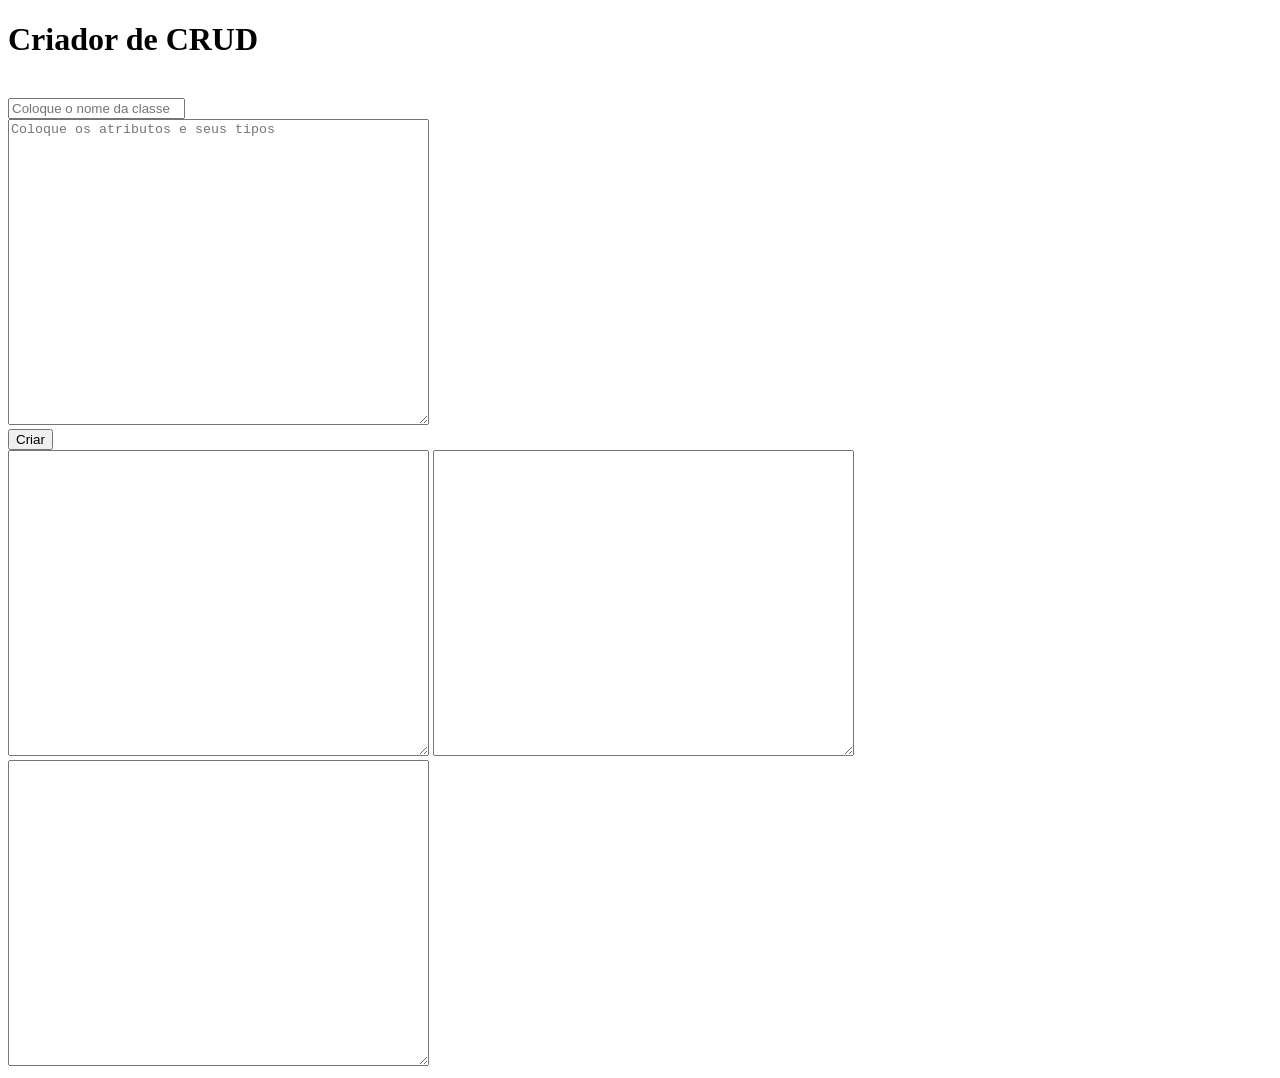
<file: CRUDCreator.html>
<!DOCTYPE html>
<html lang='pt-BR'>

<head>
    <meta charset='UTF-8'>
    <meta name='viewport' content='width=device-width, initial-scale=1.0'>
    <title>CRUD CREATOR</title>
</head>

<body>
    <h1>Criador de CRUD</h1><br>
    <input type='text' id='nomeClasse' placeholder='Coloque o nome da classe'><br>
    <textarea cols='50' rows='20' type='text' id='inputAtributos'
        placeholder='Coloque os atributos e seus tipos'></textarea><br>
    <button onclick='criar()'>Criar</button><br>
    <textarea cols='50' rows='20' type='text' id='saidaHTML' readonly='true'></textarea>
    <textarea cols='50' rows='20' type='text' id='saidaControle' readonly='true'></textarea>
    <textarea cols='50' rows='20' type='text' id='saidaClasse' readonly='true'></textarea>

    <script>
        function criar() {
            let nome = document.getElementById('nomeClasse').value;
            let atributos = document.getElementById('inputAtributos').value
                .split(/\r?\n/)
                .map(linha => linha.trim())
                .filter(linha => linha !== '');
            for (let i = 0; i < atributos.length; i++) {
                atributos[i] = atributos[i].split(';');
            }
            let referencial = atributos[0][1];
            //parte HTML
            let HTML = "<!DOCTYPE html>\n" +
                "<html lang='en'>\n" +
                "<head>\n" +
                "<meta charset='UTF-8'>\n" +
                "<meta name='viewport' content='width=device-width, initial-scale=1.0'>\n" +
                "<title>CRUD " + nome + "</title>\n" +
                "</head>\n" +
                "<body>\n" +
                "<label for='inputReferencia'>" + atributos[0][1] + ":(É invariavel, se errar, exclua e crie outro elemento)</label> <br>\n";
            if (atributos[0][0] == "float" || atributos[0][0] == "int") {
                HTML += "<input type='number' id='inputReferencia'>\n"
            } else if (atributos[0][0] == "text") {
                HTML += "<input type='text' id='inputReferencia'>\n"
            } else {
                HTML += "<input type='text' id='inputReferencia'>\n"
            }
            HTML += "<input type='button' value='Procure' id='btProcure' onclick='procure()' style='display:inline;'>\n" +
                "<input type='button' value='Inserir' id='btInserir' onclick='inserir()' style='display:none;'>\n" +
                "<input type='button' value='Alterar' id='btAlterar' onclick='alterar()' style='display:none;'>\n" +
                "<input type='button' value='Excluir' id='btExcluir' onclick='excluir()' style='display:none;'>\n" +
                "<input type = 'button' value = 'Voltar' id = 'btVoltar' onclick = 'voltar()' style = 'display:none;' >\n" +

                "<br><br>\n"

            for (let i = 1; i < atributos.length; i++) {
                if (atributos[i][0] == "float" || atributos[i][0] == "int") {
                    HTML += "<label for='input" + atributos[i][1] + "'>" + atributos[i][1] + ":</label>\n" +
                        "<input type='number' id='input" + atributos[i][1] + "' readonly='true'>\n" +
                        "<br>\n"
                } else {
                    HTML += "<label for='input" + atributos[i][1] + "'>" + atributos[i][1] + ":</label>\n" +
                        "<input type='" + atributos[i][0] + "' id='input" + atributos[i][1] + "' readonly='true'>\n" +
                        "<br>\n"
                }
            }
            HTML += "<br>\n" +
                "<br><br>\n" +
                "<div id='divAviso' style='background-color: antiquewhite;'></div>\n" +
                "<br><br>\n" +

                "<div id='outputSaida' style='background-color: aqua;'>...</div>\n" +
                "<input type='button' value='Persistir' id='btPersisitir' onclick='prepararESalvarCSV()'>\n" +
                "<input type='button' value='Recuperar' id='btRecuperar' onclick='abrirArquivoSalvoEmLocalPermanente()'>\n" +
                "<input type='button' value='Listar Lista Completa' id='btListar' onclick='listar()'>\n" +
                "<script" +
                " src='./classe" + nome + ".js'" +
                "><\/script>\n" +
                "<script" +
                " src='./controle" + nome + ".js'" +
                "><\/script>\n" +
                "<\/body>\n" +
                "<\/html>\n";

            //parte classe 
            let classe = "class " + nome + "{\n" +
                "constructor(";
            classe += atributos.map(a => a[1]).join(", ") + "){\n";
            for (let i = 0; i < atributos.length; i++) {
                classe += "this." + atributos[i][1] + " = " + atributos[i][1] + ";\n";
            }
            classe += "}\n" +
                "}\n"
            //parte controle
            let string = "let lista = [];\n" +
                "let alterado = null;\n" +


                "function procure() {\n"+
                        "document.getElementById('btVoltar').style.display = 'none';\n"+
            "document.getElementById('btVoltar').value = 'Voltar';\n";

            if (atributos[0][0] == "float") {
                string += "let " + referencial + " = parseFloat(document.getElementById('inputReferencia').value);\n"
            } else if (atributos[0][0] == "int") {
                string += "let " + referencial + " = parseInt(document.getElementById('inputReferencia').value);\n"
            } else if (atributos[0][0] == "text") {
                string += "let " + referencial + " = document.getElementById('inputReferencia').value;\n"
            } else {
                string += "let " + referencial + " = document.getElementById('inputReferencia').value;\n"
            }
            string += "let item = null;\n" +
                "if ("
            if (atributos[0][0] == "float" || atributos[0][0] == "int") {
                string += "isNaN(" + referencial + ")) {\n"
            } else {
                string += referencial + " == '') {\n"
            }
            string += "alert('coloque uma referencia');\n" +
                "return\n" +
                "}\n" +
                "document.getElementById('inputReferencia').readOnly = true;\n" +
                "for (let i = 0; i < lista.length; i++) {\n" +
                "if (lista[i]." + referencial + " == " + referencial + ") {\n" +
                "item = lista[i];\n";
            for (let i = 1; i < atributos.length; i++) {
                string += "document.getElementById('input" + atributos[i][1] + "').value = item." + atributos[i][1] + ";\n";
            }

            string += "document.getElementById('divAviso').innerHTML = 'Produto encontrado, clique Alterar para alterar';\n" +
                "document.getElementById('btAlterar').style.display = 'inline';\n" +
                "document.getElementById('btExcluir').style.display = 'inline';\n" +
                "break\n" +
                "}\n" +

                "}\n" +
                "if (item == null) {\n" +
                "document.getElementById('divAviso').innerHTML = 'Produto nao encontrado, clique inserir para adicionar';\n" +
                "document.getElementById('btInserir').style.display = 'inline';\n" +
                "}\n" +

                "item = null;\n" +
                "document.getElementById('btProcure').style.display = 'none';\n";
            for (let i = 1; i < atributos.length; i++) {
                string += "document.getElementById('input" + atributos[i][1] + "').readOnly = false;\n";
            }
            string += "document.getElementById('btVoltar').style.display = 'inline';\n" +


                "}\n" +

                "function inserir() {\n" +
                "let referencial = document.getElementById('inputReferencia').value;\n";



            for (let i = 1; i < atributos.length; i++) {
                if (atributos[i][0] == "float") {
                    string += "let a" + i + "C = parseFloat(document.getElementById('input" + atributos[i][1] + "').value);\n"
                } else if (atributos[i][0] == "int") {
                    string += "let a" + i + "C = parseInt(document.getElementById('input" + atributos[i][1] + "').value);\n"
                } else if (atributos[i][0] == "text") {
                    string += "let a" + i + "C = document.getElementById('input" + atributos[i][1] + "').value;\n"
                } else {
                    string += "let a" + i + "C = document.getElementById('input" + atributos[i][1] + "').value;\n"
                    alert("aviso, tem classes sem text ou number");

                }
            }
            let condicoes = [];

            if (atributos[0][0] == "float" || atributos[0][0] == "int") {
                condicoes.push("referencial == '' || isNaN(referencial)");
            } else if (atributos[0][0] == "text") {
                condicoes.push("referencial == ''");
            } else {
                condicoes.push("referencial == ''");
                alert("erro, coloque number ou text para o referencial");
            }

            for (let i = 1; i < atributos.length; i++) {
                if (atributos[i][0] == "float" || atributos[i][0] == "int") {
                    condicoes.push("isNaN(a" + i + "C)");
                } else if (atributos[i][0] == "text") {
                    condicoes.push("a" + i + "C == ''");
                } else {
                    condicoes.push("a" + i + "C == ''");
                }
            }

            string += "if (" + condicoes.join(" || ") + ") {\n" +
                "alert('insira todos os parametros');\n" +
                "return;\n" +
                "}\n" +
                "fInserir(referencial,";
            for (let i = 1; i < atributos.length; i++) {
                string += " a" + i + "C,"
            }
            string += " lista)\n" +
                "document.getElementById('divAviso').innerHTML = 'Produto adicionado';\n" +
                "exibirLista(lista);\n" +
                "zerar();\n" +
                "document.getElementById('btVoltar').style.display = 'none';\n" +

                "}\n" +
                "function fInserir(referencial,"
            for (let i = 1; i < atributos.length; i++) {
                string += " a" + i + "C,"
            }
            string += " lista) {\n" +
                "let itens = new " + nome + "(referencial,"
            for (let i = 1; i < atributos.length; i++) {
                string += " a" + i + "C,"
            }
            string += ");\n" +
                "lista.push(itens);\n" +

                "}\n" +
                "function exibirLista(lista) {\n" +
                "let string = '';\n" +
                "document.getElementById('outputSaida').innerHTML = '';\n" +
                "for (let i = 0; i < lista.length; i++) {\n"
            string += "string += " +
                atributos.map(a =>
                    "'" + a[1] + ": ' + lista[i]." + a[1] + " + ' <br> '"
                ).join(" + ") +
                " + '-----------------------------------------------------------------------------<br>';\n" +
                "}\n" +
                "document.getElementById('outputSaida').innerHTML = string;\n" +
                "}\n" +

                "function alterar() {\n" +
                "let referencial = document.getElementById('inputReferencia').value;\n"
            for (let i = 1; i < atributos.length; i++) {
                if (atributos[i][0] == "float") {
                    string += "let a" + i + "C = parseFloat(document.getElementById('input" + atributos[i][1] + "').value);\n"
                } else if (atributos[i][0] == "int") {
                    string += "let a" + i + "C = parseInt(document.getElementById('input" + atributos[i][1] + "').value);\n"
                } else if (atributos[i][0] == "text") {
                    string += "let a" + i + "C = document.getElementById('input" + atributos[i][1] + "').value;\n"
                } else {
                    string += "let a" + i + "C = document.getElementById('input" + atributos[i][1] + "').value;\n"
                }
            }
            if (atributos.length > 1) {
                let condicoesAlterar = [];

                for (let i = 1; i < atributos.length; i++) {
                    if (atributos[i][0] == "float" || atributos[i][0] == "int") {
                        condicoesAlterar.push("isNaN(a" + i + "C)");
                    } else if (atributos[i][0] == "text") {
                        condicoesAlterar.push("a" + i + "C == ''");
                    } else {
                        condicoesAlterar.push("a" + i + "C == ''");
                    }
                }

                string += "if (" + condicoesAlterar.join(" || ") + ") {\n" +
                    "alert('insira todos os parametros');\n" +
                    "return;\n" +
                    "}\n";
            }
            string += "for (let i = 0; i < lista.length; i++) {\n" +
                "if (referencial == lista[i]." + referencial + ") {\n" +
                "let itemQuestao = lista[i];\n"
            for (let i = 1; i < atributos.length; i++) {
                string += "itemQuestao." + atributos[i][1] + " = a" + i + "C;\n";
            }

            string += "break\n" +
                "}\n" +
                "}\n" +
                "exibirLista(lista);\n" +
                "zerar();\n" +
                "document.getElementById('btVoltar').style.display = 'none';\n" +
                "document.getElementById('divAviso').innerHTML = 'Produto Alterado';\n" +

                "}\n" +

                "function zerar() {\n";
            for (let i = 1; i < atributos.length; i++) {
                string += "document.getElementById('input" + atributos[i][1] + "').readOnly = true;\n" +
                    "document.getElementById('input" + atributos[i][1] + "').value = '';\n";
            }


            string += "document.getElementById('inputReferencia').readOnly = false;\n" +
                "document.getElementById('inputReferencia').value = '';\n" +
                "document.getElementById('btProcure').style.display = 'inline';\n" +
                "document.getElementById('btExcluir').style.display = 'none';\n" +
                "document.getElementById('btAlterar').style.display = 'none';\n" +
                "document.getElementById('btInserir').style.display = 'none';\n" +


                "}\n" +

                "function excluir() {\n" +
                "let referencial = document.getElementById('inputReferencia').value;\n";
            if (atributos[0][0] ==  "float" || atributos[0][0] == "int") {
                string += "if (referencial == '' || isNaN(referencial)) {\n";
            } else if (atributos[0][0] == "text") {
                string += "if (referencial == '') {\n";
            } else {
                string += "if (referencial == '') {\n";
            }

            string += "alert('coloque uma referencia valida');\n" +
                "return;\n" +
                "}\n" +
                "lista = fExcluir(referencial, lista);\n" +
                "exibirLista(lista);\n" +
                "zerar();\n" +
                "document.getElementById('btVoltar').style.display = 'inline';\n" +
                "document.getElementById('divAviso').innerHTML = 'Produto EXCLUIDO, clique VOLTAR para desfazer';\n" +
                "document.getElementById('btVoltar').value = 'Desfazer';\n" +

                "}\n" +
                "function fExcluir(referencial, lista) {\n" +
                "let newlista = [];\n" +
                "for (let i = 0; i < lista.length; i++) {\n" +
                "if (lista[i]." + referencial + " != referencial) {\n" +
                "newlista.push(lista[i]);\n" +
                "} else {\n" +
                "alterado = lista[i];\n" +
                "}\n" +
                "}\n" +
                "return newlista;\n" +
                "}\n" +

                "function voltar() {\n" +
                "if(document.getElementById('btVoltar').value == 'Desfazer'){\n" +
                "fInserir(";
            for (let i = 0; i < atributos.length; i++) {
                string += " alterado." + atributos[i][1] + ",";
            }

            string += " lista);\n" +
                "document.getElementById('divAviso').innerHTML = 'Produto reenserido';\n" +

                "}\n" +
                "exibirLista(lista);\n" +
                "zerar();\n" +
                "document.getElementById('btVoltar').style.display = 'none';\n" +
                "document.getElementById('btVoltar').value = 'Voltar';\n" +

                "alterado = null;\n" +
                "}\n" +
                "function persistirEmLocalPermanente(arquivoDestino, conteudo) {\n" +
                "const blob = new Blob([conteudo], { type: 'text/plain' }); \n" +
                "const link = document.createElement('a');\n" +
                "link.href = URL.createObjectURL(blob);\n" +
                "link.download = arquivoDestino;\n" +
                "link.click();\n" +
                "URL.revokeObjectURL(link.href);\n" +
                "}\n" +

                "function abrirArquivoSalvoEmLocalPermanente() {\n" +

                "const input = document.createElement('input');\n" +
                "input.type = 'file';\n" +
                "input.accept = '.csv';\n" +
                "input.onchange = function (event) {\n" +
                "const arquivo = event.target.files[0];\n" +
                "if (arquivo) {\n" +
                "converterDeCSVparaListaObjeto(arquivo);\n" +
                "}\n" +
                "};\n" +
                "input.click();\n" +
                "}\n" +

                "function prepararESalvarCSV() {\n" +
                "let nomeDoArquivoDestino = '" + nome + ".csv';\n" +
                "let textoCSV = '';\n" +
                "for (let i = 0; i < lista.length; i++) {\n" +
                "const linha = lista[i];\n" +
                "textoCSV +=  linha."
            let arrayAux = [];
            for (let i = 0; i < atributos.length; i++) {
                arrayAux.push(atributos[i][1]);
            }
            arrayAux = arrayAux.join("+ ';' + linha.");
            string += arrayAux
            string += " + '\\n';\n" +
                "}\n" +
                "persistirEmLocalPermanente(nomeDoArquivoDestino, textoCSV);\n" +
                "}\n" +

                "function converterDeCSVparaListaObjeto(arquivo) {\n" +
                "const leitor = new FileReader();\n" +
                "leitor.onload = function (e) {\n" +
                "const conteudo = e.target.result; \n" +
                "const linhas = conteudo.split('\\n');\n" +
                "lista = [];\n" +

                "for (let i = 0; i < linhas.length; i++) {\n" +
                "const linha = linhas[i].trim();\n" +
                "if (linha) {\n" +
                "const dados = linha.split(';');\n" +
                "let novo" + nome + " = new " + nome + "(\n"
            for (let i = 0; i < atributos.length; i++) {
                if (atributos[i][0] == "float") {
                    string += "parseFloat(dados[" + i + "]),\n"
                } else if (atributos[i][0] == "int") {
                    string += "parseInt(dados[" + i + "]),\n"
                } else if (atributos[i][0] == "text") {
                    string += "dados[" + i + "],\n"
                } else {
                    string += "dados[" + i + "],\n"
                }
            }
            string += ");\n" +
                "lista.push(novo" + nome + ");\n" +
                "}\n" +
                "}\n" +
                "exibirLista(lista);\n" +
                "document.getElementById('divAviso').innerHTML = 'Arquivo carregado com sucesso!';\n" +
                "};\n" +
                "leitor.readAsText(arquivo);\n" +
                "}\n" +
                "function listar(){\n" +
                "exibirLista(lista);\n" +
                "}\n"

            document.getElementById("saidaControle").value = string;
            document.getElementById("saidaHTML").value = HTML;
            document.getElementById("saidaClasse").value = classe;

        }
    </script>
</body>

</html>
</file>
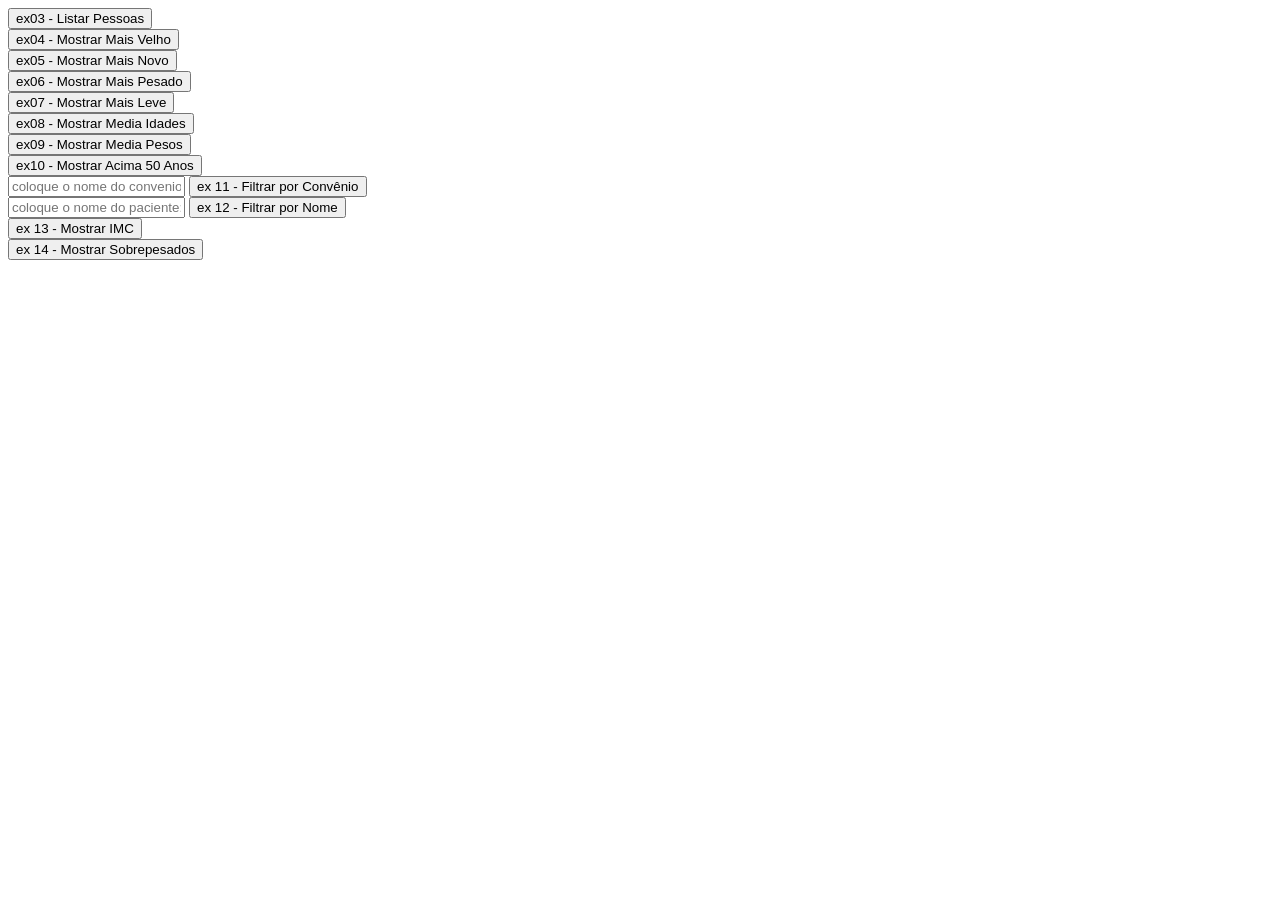
<file: pessoaClasse/Pessoa.html>
<!DOCTYPE html>
<html lang="pt-br">

<head>
    <meta charset="UTF-8">
    <meta name="viewport" content="width=device-width, initial-scale=1.0">
    <title>Pessoa</title>
</head>

<body>
    <button onclick="listarTodasAsPessoas()">ex03 - Listar Pessoas</button><br>
    <button onclick="mostrarMaisVelho()">ex04 - Mostrar Mais Velho</button><br>
    <button onclick="mostrarMaisNovo()">ex05 - Mostrar Mais Novo</button><br>
    <button onclick="mostrarMaisPesado()">ex06 - Mostrar Mais Pesado</button><br>
    <button onclick="mostrarMaisLeve()">ex07 - Mostrar Mais Leve</button><br>
    <button onclick="mostrarMediaIdade()">ex08 - Mostrar Media Idades</button><br>
    <button onclick="mostrarMediaPesos()">ex09 - Mostrar Media Pesos</button><br>
    <button onclick="mostrarAcima50Anos()">ex10 - Mostrar Acima 50 Anos</button><br>
    <input type="text" id="inputFiltroConvenio" placeholder="coloque o nome do convenio:">
    <button onclick="mostrarFiltroConvenio()">ex 11 - Filtrar por Convênio</button><br>
    <input type="text" id="inputFiltroNome" placeholder="coloque o nome do paciente:">
    <button onclick="mostrarFiltroNome()">ex 12 - Filtrar por Nome</button><br>
    <button onclick="mostrarIMC()">ex 13 - Mostrar IMC</button><br>
    <button onclick="mostrarSobrepeso()">ex 14 - Mostrar Sobrepesados</button><br>

    <h3 id="saida"></h3>

    <script src="Pessoa.js"></script>
    <script>
        let listaPessoas = [];
        let pessoa = new Paciente(1, "Ana Souza", "Unimed", 34, 62.5, 1.65);
        listaPessoas.push(pessoa);
        pessoa = new Paciente(2, "Bruno Lima", "Bradesco", 45, 88.0, 1.78);
        listaPessoas.push(pessoa);
        pessoa = new Paciente(3, "Carla Dias", "SUS", 28, 55.0, 1.60);
        listaPessoas.push(pessoa);
        pessoa = new Paciente(4, "Diego Rocha", "Amil", 52, 95.5, 1.82);
        listaPessoas.push(pessoa);
        pessoa = new Paciente(5, "Elisa Martins", "Unimed", 19, 50.0, 1.58);
        listaPessoas.push(pessoa);
        pessoa = new Paciente(6, "Fábio Nunes", "SUS", 61, 78.0, 1.70);
        listaPessoas.push(pessoa);
        pessoa = new Paciente(7, "Gisele Alves", "Bradesco", 37, 68.0, 1.66);
        listaPessoas.push(pessoa);
        pessoa = new Paciente(8, "Hugo Prado", "Amil", 24, 82.0, 1.85);
        listaPessoas.push(pessoa);
        pessoa = new Paciente(9, "Isabel Costa", "Unimed", 48, 70.5, 1.63);
        listaPessoas.push(pessoa);
        pessoa = new Paciente(10, "João Vilela", "SUS", 55, 90.0, 1.75);
        listaPessoas.push(pessoa);
        pessoa = new Paciente(11, "Karen Melo", "Bradesco", 31, 58.0, 1.62);
        listaPessoas.push(pessoa);
        pessoa = new Paciente(12, "Lucas Reis", "Amil", 42, 75.0, 1.72);
        listaPessoas.push(pessoa);
        pessoa = new Paciente(13, "Marina Paiva", "Unimed", 29, 60.0, 1.68);
        listaPessoas.push(pessoa);
        pessoa = new Paciente(14, "Nelson Braga", "SUS", 67, 85.0, 1.74);
        listaPessoas.push(pessoa);
        pessoa = new Paciente(15, "Olívia Ferraz", "Bradesco", 22, 53.0, 1.60);
        listaPessoas.push(pessoa);

        //ex 3
        function listarTodasAsPessoas() {
            let lp = mostrarListaPessoas(listaPessoas);
            document.getElementById("saida").innerHTML = lp;
        }
        function mostrarListaPessoas(listaPessoas) {
            let listagem = "<br>";
            for (let i = 0; i < listaPessoas.length; i++) {
                let linha = listaPessoas[i];
                listagem += linha.nome + " - " + linha.idade + " anos" + "<br>";
            }
            return listagem;
        }

        //ex 4
        function mostrarMaisVelho() {
            let lp = maisVelho(listaPessoas);
            document.getElementById("saida").innerHTML = lp;
        }
        function maisVelho(listaPessoas) {
            let mais = 0;
            for (let i = 1; i < listaPessoas.length; i++) {
                if (listaPessoas[i].idade > listaPessoas[mais].idade) {
                    mais = i;
                }
            }
            let string = listaPessoas[mais].nome + " - " + listaPessoas[mais].idade + " anos";
            return string
        }

        //ex 5
        function mostrarMaisNovo() {
            let lp = maisNovo(listaPessoas);
            document.getElementById("saida").innerHTML = lp;
        }
        function maisNovo(listaPessoas) {
            let menos = 0;
            for (let i = 1; i < listaPessoas.length; i++) {
                if (listaPessoas[i].idade < listaPessoas[menos].idade) {
                    menos = i;
                }
            }
            let string = listaPessoas[menos].nome + " - " + listaPessoas[menos].idade + " anos";
            return string
        }

        //ex 6
        function mostrarMaisPesado() {
            let lp = maisPesado(listaPessoas);
            document.getElementById("saida").innerHTML = lp;
        }
        function maisPesado(listaPessoas) {
            let mais = 0;
            for (let i = 1; i < listaPessoas.length; i++) {
                if (listaPessoas[i].peso > listaPessoas[mais].peso) {
                    mais = i;
                }
            }
            let string = listaPessoas[mais].id + " - " + listaPessoas[mais].nome + " - " + listaPessoas[mais].convenio + " - " + listaPessoas[mais].idade + " anos - " + listaPessoas[mais].peso + "Kg - " + listaPessoas[mais].altura + "m";
            return string
        }

        //ex 7
        function mostrarMaisLeve() {
            let lp = maisLeve(listaPessoas);
            document.getElementById("saida").innerHTML = lp;
        }
        function maisLeve(listaPessoas) {
            let menos = 0;
            for (let i = 1; i < listaPessoas.length; i++) {
                if (listaPessoas[i].peso < listaPessoas[menos].peso) {
                    menos = i;
                }
            }
            let string = listaPessoas[menos].id + " - " + listaPessoas[menos].nome + " - " + listaPessoas[menos].convenio + " - " + listaPessoas[menos].idade + " anos - " + listaPessoas[menos].peso + "Kg - " + listaPessoas[menos].altura + "m";
            return string
        }

        //ex 8
        function mostrarMediaIdade() {
            let lp = mediaIdade(listaPessoas);
            document.getElementById("saida").innerHTML = lp;
        }
        function mediaIdade(listaPessoas) {
            let soma = 0;
            for (let i = 0; i < listaPessoas.length; i++) {
                soma = soma + listaPessoas[i].idade;
            }
            let med = soma / listaPessoas.length;
            return "Média des idades: " + med.toFixed(2) + " anos";
        }

        //ex 9
        function mostrarMediaPesos() {
            let lp = mediaPeso(listaPessoas);
            document.getElementById("saida").innerHTML = lp;
        }
        function mediaPeso(listaPessoas) {
            let soma = 0;
            for (let i = 0; i < listaPessoas.length; i++) {
                soma = soma + listaPessoas[i].peso;
            }
            let med = soma / listaPessoas.length;
            return "Média dos pesos: " + med.toFixed(2) + "kg";
        }

        //ex 10
        function mostrarAcima50Anos() {
            let lp = acima50(listaPessoas);
            document.getElementById("saida").innerHTML = lp;

        }
        function acima50(listaPessoas) {
            let string = "";
            for (let i = 0; i < listaPessoas.length; i++) {
                if (listaPessoas[i].idade >= 50) {
                    string += listaPessoas[i].nome + " - " + listaPessoas[i].idade + " anos<br>";
                }
            }
            return string;
        }

        //ex 11
        function mostrarFiltroConvenio() {
            let convenios = document.getElementById("inputFiltroConvenio").value;
            document.getElementById("saida").innerHTML = filtroConvenio(listaPessoas, convenios);
        }
        function filtroConvenio(listaPessoas, convenios) {
            let string = "";
            let aux = 0;
            for (let i = 0; i < listaPessoas.length; i++) {
                if (listaPessoas[i].convenio == convenios) {
                    string += listaPessoas[i].nome + " - " + listaPessoas[i].convenio + "<br>";
                    aux++
                }
            }
            if (aux == 0) {
                alert("convenio Nao Encontrado");
            }
            return aux + " pessoas encontradas: <br>" + string;
        }

        //ex 12
        function mostrarFiltroNome() {
            let nomes = document.getElementById("inputFiltroNome").value;
            document.getElementById("saida").innerHTML = filtroNome(listaPessoas, nomes);
        }
        function filtroNome(listaPessoas, nomes) {
            let string = "";
            let aux = -67;
            for (let i = 0; i < listaPessoas.length; i++) {
                if (listaPessoas[i].nome == nomes) {
                    string += listaPessoas[i].id + " - " + listaPessoas[i].nome + " - " + listaPessoas[i].convenio + " - " + listaPessoas[i].idade + " anos - " + listaPessoas[i].peso + "Kg - " + listaPessoas[i].altura + "m";
                    aux = 67;
                }
            }
            if (aux == -67) {
                alert("Pessoa Nao Encontrada");
                return " ";
            }
            return string;
        }

        //ex 13
        function mostrarIMC() {
            document.getElementById("saida").innerHTML = IMC(listaPessoas);
        }
        function IMC(listaPessoas) {
            let imc = 0;
            let classificacao = "";
            let string = "";
            for (let i = 0; i < listaPessoas.length; i++) {
                imc = (listaPessoas[i].peso / (listaPessoas[i].altura ** 2)).toFixed(1);
                if (imc <= 18.5) {
                    classificacao = "Abaixo do Peso";
                } else if (imc <= 24.9) {
                    classificacao = "Peso Normal";
                } else if (imc <= 29.9) {
                    classificacao = "Sobrepeso";
                } else if (imc <= 34.9) {
                    classificacao = "Obesidade Grau I";
                } else if (imc <= 39.9) {
                    classificacao = "Obesidade Grau II";
                } else {
                    classificacao = "Obesidade Grau III (Mórbida)";
                }
                string += listaPessoas[i].nome + " - " + listaPessoas[i].peso + " - imc: " + imc + " - " + classificacao + "<br>";
            }
            return string;
        }
  
  //ex 14
        function mostrarSobrepeso(){
            document.getElementById("saida").innerHTML = sobrepeso(listaPessoas);
        }
  function sobrepeso(listaPessoas){
  let imc = 0;
            let string = "";
            for (let i = 0; i < listaPessoas.length; i++) {
                imc = (listaPessoas[i].peso / (listaPessoas[i].altura ** 2)).toFixed(1);
                if(imc > 25){
                    string+= listaPessoas[i].nome + " - imc: " + imc + "<br>";
                }
  }
  return string;
}
  
  
  
  </script>
</body>

</html>
</file>
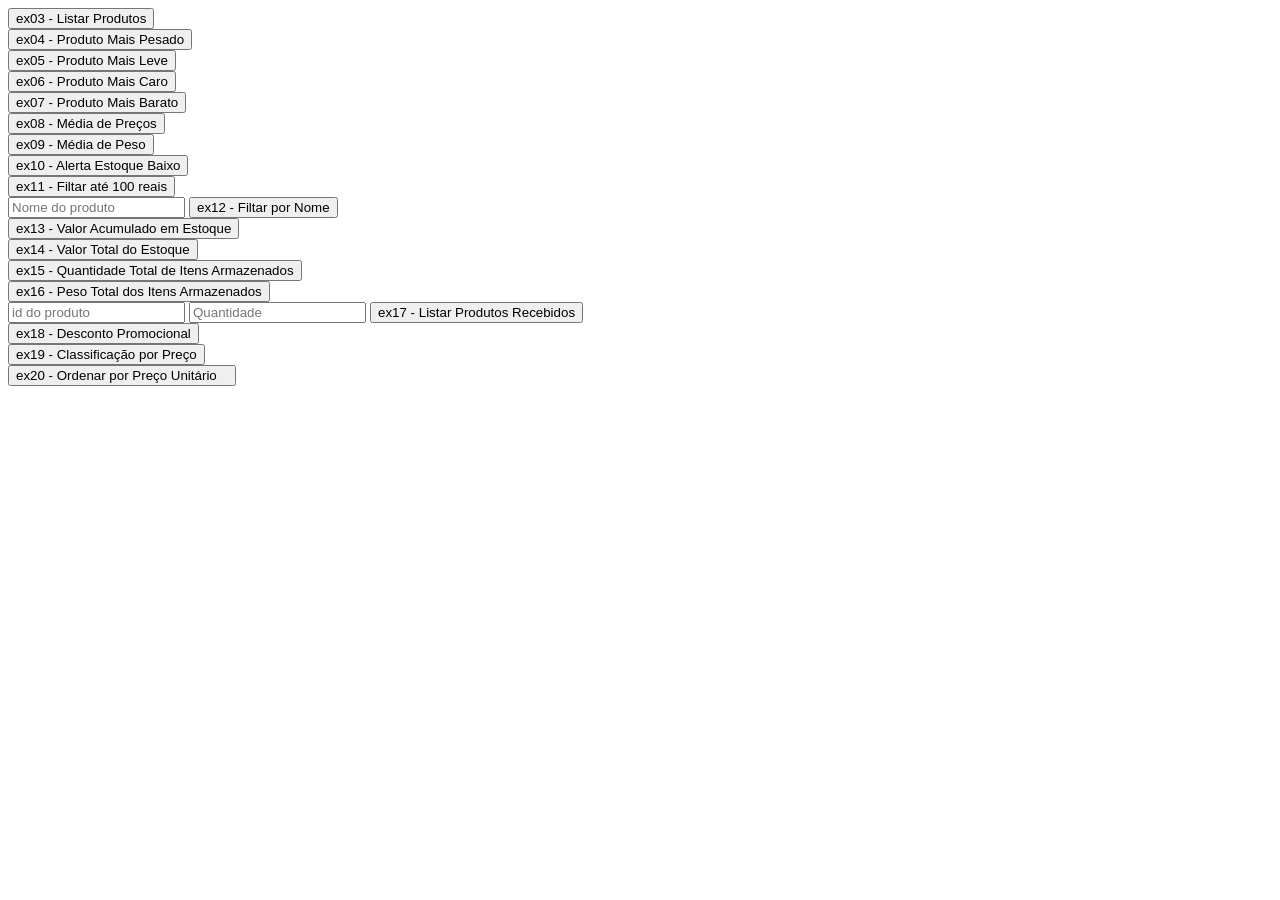
<file: produtoClasse/listaProdutos.html>
<!DOCTYPE html>
<html lang="pt-br">

<head>
    <meta charset="UTF-8">
    <meta name="viewport" content="width=device-width, initial-scale=1.0">
    <title>Produto</title>
</head>

<body>
    <input type="button" value="ex03 - Listar Produtos" onclick="listarTodosOsProdutos()"><br>
    <input type="button" value="ex04 - Produto Mais Pesado" onclick="mostrarProdutoMaisPesado()"><br>
    <input type="button" value="ex05 - Produto Mais Leve" onclick="mostrarProdutoMaisLeve()"><br>
    <input type="button" value="ex06 - Produto Mais Caro" onclick="mostrarProdutoMaisCaro()"><br>
    <input type="button" value="ex07 - Produto Mais Barato" onclick="mostrarProdutoMaisBarato()"><br>
    <input type="button" value="ex08 - Média de Preços" onclick="mostrarMediaPrecos()"><br>
    <input type="button" value="ex09 - Média de Peso" onclick="mostrarMediaPeso()"><br>
    <input type="button" value="ex10 - Alerta Estoque Baixo" onclick="mostrarAlertaEstoqueBaixo()"><br>
    <input type="button" value="ex11 - Filtar até 100 reais" onclick="mostrar100Reais()"><br>
    <input type="text" id="inputNome" placeholder="Nome do produto">
    <input type="button" value="ex12 - Filtar por Nome" onclick="mostrarFiltroNome()"><br>
    <input type="button" value="ex13 - Valor Acumulado em Estoque" onclick="mostrarValorEstoque()"><br>
    <input type="button" value="ex14 - Valor Total do Estoque" onclick="mostrarValorTotal()"><br>
    <input type="button" value="ex15 - Quantidade Total de Itens Armazenados" onclick="mostrarTotalItens()"><br>
    <input type="button" value="ex16 - Peso Total dos Itens Armazenados" onclick="mostrarTotalPeso()"><br>
    <input type="number" id="inputID" placeholder="id do produto">
    <input type="number" id="inputQuant" placeholder="Quantidade">
    <input type="button" value="ex17 - Listar Produtos Recebidos" onclick="mostrarProdutosRecebidos()"><br>
    <input type="button" value="ex18 - Desconto Promocional" onclick="mostrarDesconto()"><br>
    <input type="button" value="ex19 - Classificação por Preço" onclick="mostrarClassificacao()"><br>
    <input type="button" value="ex20 - Ordenar por Preço Unitário   " onclick="mostrarOrdenacao()"><br>


    <br>
    <h3 id="resposta"></h3>

    <script src="produtos.js"></script>

    <script>
        let listaProdutos = [];
        let produto = new Produto(1, "Bola de Futebol Campo", 89.90, 0.45, 30);
        listaProdutos.push(produto);

        produto = new Produto(2, "Chuteira Society", 199.90, 0.70, 15);
        listaProdutos.push(produto);

        produto = new Produto(3, "Raquete de Tênis", 350.00, 0.30, 8);
        listaProdutos.push(produto);

        produto = new Produto(4, "Bola de Basquete", 120.00, 0.62, 20);
        listaProdutos.push(produto);

        produto = new Produto(5, "Kettlebell 12kg", 180.00, 12.00, 5);
        listaProdutos.push(produto);

        produto = new Produto(6, "Caneleira de Futebol", 35.00, 0.15, 40);
        listaProdutos.push(produto);

        produto = new Produto(7, "Luva de Boxe 12oz", 150.00, 0.80, 12);
        listaProdutos.push(produto);

        produto = new Produto(8, "Prancha Stand Up Paddle", 2500.00, 11.50, 2);
        listaProdutos.push(produto);

        produto = new Produto(9, "Óculos de Natação", 45.00, 0.08, 50);
        listaProdutos.push(produto);

        produto = new Produto(10, "Colchonete de Yoga", 65.00, 0.90, 25);
        listaProdutos.push(produto);

        produto = new Produto(11, "Anilha de Ferro 10kg", 130.00, 10.00, 10);
        listaProdutos.push(produto);

        produto = new Produto(12, "Capacete de Ciclismo", 160.00, 0.28, 18);
        listaProdutos.push(produto);

        produto = new Produto(13, "Corda de Pular Veloz", 25.00, 0.12, 60);
        listaProdutos.push(produto);

        produto = new Produto(14, "Mochila de Hidratação", 210.00, 0.40, 14);
        listaProdutos.push(produto);

        produto = new Produto(15, "Kimono de Jiu-Jitsu", 380.00, 1.80, 7);
        listaProdutos.push(produto);

        function mostrarListaProdutos(listaProdutos) {
            let listagem = "<br>";
            listagem += "<strong>Nome | Preço Unitário </strong><br>";
            listagem += "------------------------------------------------<br>";
            for (let i = 0; i < listaProdutos.length; i++) {
                const linha = listaProdutos[i];
                listagem += linha.nome + " - R$ " + linha.precoUnitario.toFixed(2) +
                    "<br>";
            }
            return listagem;
        }
        function produtoMaisPesado(listaProdutos) {
            let maisPesado = listaProdutos[0].peso;
            let pos = 0;
            for (let i = 1; i < listaProdutos.length; i++) {
                let linha = listaProdutos[i];
                if (linha.peso > maisPesado) {
                    maisPesado = linha.peso;
                    pos = i;
                }
            }
            return "Produto mais pesado: " + listaProdutos[pos].nome + " - " +
                (listaProdutos[pos].peso).toFixed(2) + " kg";
        }
        function produtoMaisLeve(listaProdutos) {
            let maisLeve = listaProdutos[0].peso;
            let pos = 0;
            for (let i = 1; i < listaProdutos.length; i++) {
                let linha = listaProdutos[i];
                if (linha.peso < maisLeve) {
                    maisLeve = linha.peso;
                    pos = i;
                }
            }
            return "Produto mais leve: " + listaProdutos[pos].nome + " - " +
                (listaProdutos[pos].peso).toFixed(2) + " kg";
        }
        function produtoMaisCaro(listaProdutos) {
            let maisCaro = listaProdutos[0].precoUnitario;
            let pos = 0;
            for (let i = 1; i < listaProdutos.length; i++) {
                let linha = listaProdutos[i];
                if (linha.precoUnitario > maisCaro) {
                    maisCaro = linha.precoUnitario;
                    pos = i;
                }
            }
            return "Produto mais caro: " + listaProdutos[pos].nome + " - " +
                listaProdutos[pos].peso.toFixed(2) + " kg - R$" +
                listaProdutos[pos].precoUnitario.toFixed(2) + " - ID: " +
                listaProdutos[pos].id + " - Estoque: " + listaProdutos[pos].quantidadeEstoque;
        }
        function produtoMaisBarato(listaProdutos) {
            let maisBarato = listaProdutos[0].precoUnitario;
            let pos = 0;
            for (let i = 1; i < listaProdutos.length; i++) {
                let linha = listaProdutos[i];
                if (linha.precoUnitario < maisBarato) {
                    maisBarato = linha.precoUnitario;
                    pos = i;
                }
            }
            return "Produto mais barato: " + listaProdutos[pos].nome + " - " +
                listaProdutos[pos].peso + " kg - R$" +
                listaProdutos[pos].precoUnitario + " - ID: " +
                listaProdutos[pos].id + " - Estoque: " + listaProdutos[pos].quantidadeEstoque;
        }
        function mediaPrecos(listaProdutos) {
            let soma = 0;
            for (let i = 0; i < listaProdutos.length; i++) {
                soma += listaProdutos[i].precoUnitario;
            }
            let div = soma / listaProdutos.length;
            return div + " Reais";
        }
        function mediaPeso(listaProdutos) {
            let soma = 0;
            for (let i = 0; i < listaProdutos.length; i++) {
                soma += listaProdutos[i].peso;
            }
            let div = soma / listaProdutos.length;
            return div.toFixed(3) + " Kg";
        }
        function alertaEstoqueBaixo(listaProdutos) {
            let string = "";
            for (let i = 0; i < listaProdutos.length; i++) {
                if (listaProdutos[i].quantidadeEstoque < 10) {
                    string += listaProdutos[i].nome + " - " + listaProdutos[i].quantidadeEstoque + " itens <br>";
                }
            }
            return string;
        }
        function filto100Reais(listaProdutos) {
            let string = "";
            for (let i = 0; i < listaProdutos.length; i++) {
                if (listaProdutos[i].precoUnitario < 100) {
                    string += listaProdutos[i].nome + " - " + listaProdutos[i].precoUnitario.toFixed(2) + " Reais <br>";
                }
            }
            return string;
        }
        function filtroNome(Vnome, listaProdutos) {
            let string = "";
            for (let i = 0; i < listaProdutos.length; i++) {
                if (listaProdutos[i].nome == Vnome) {
                    string = listaProdutos[i].nome + " - " +
                        listaProdutos[i].peso.toFixed(2) + " kg - R$" +
                        listaProdutos[i].precoUnitario.toFixed(2) + " - ID: " +
                        listaProdutos[i].id + " - Estoque: " + listaProdutos[i].quantidadeEstoque;
                }
            }
            if (string == "") {
                alert("Não há nenhum produto com esse nome");
                return;
            } else {
                return string;
            }
        }
        function valorEstoque(listaProdutos) {
            let string = "";
            let aux = 0;
            for (let i = 0; i < listaProdutos.length; i++) {
                aux = 0;
                aux = listaProdutos[i].quantidadeEstoque * listaProdutos[i].precoUnitario
                string += listaProdutos[i].nome + " - Valor acumulado em estoque: R$" + aux.toFixed(2) + "<br>";
            }
            return string;
        }
        function valorTotal(listaProdutos) {
            let soma = 0;
            let aux = 0;
            for (let i = 0; i < listaProdutos.length; i++) {
                aux = 0;
                aux = listaProdutos[i].quantidadeEstoque * listaProdutos[i].precoUnitario
                soma += aux
            }
            return "Valor Total do Estoque: R$" + soma.toFixed(2);
        }
        function totalItens(listaProdutos) {
            let soma = 0;
            for (let i = 0; i < listaProdutos.length; i++) {
                soma += listaProdutos[i].quantidadeEstoque
            }
            return "Total de Itens no Estoque " + soma + " itens";
        }
        function totalPeso(listaProdutos) {
            let string = "";
            let aux = 0;
            for (let i = 0; i < listaProdutos.length; i++) {
                aux = 0;
                aux = listaProdutos[i].quantidadeEstoque * listaProdutos[i].peso;
                string += listaProdutos[i].nome + " - Peso total do estoque: Kg " + aux.toFixed(1) + "<br>";
            }
            return string;
        }
        function produtosRecebidos(listaProdutos, Id, quant) {
            for (let i = 0; i < listaProdutos.length; i++) {
                if (listaProdutos[i].id == Id) {
                    listaProdutos[i].quantidadeEstoque = listaProdutos[i].quantidadeEstoque + quant;
                    return i;
                }
            }
            return -1;
        }
        function desconto(listaProdutos) {
            let array = [];
            for (let i = 0; i < listaProdutos.length; i++) {
                if (listaProdutos[i].peso > 1) {
                    array.push(i);
                }
            }
            return array;
        }
        function classificar(listaProdutos) {
            let resp = [];
            let string = "";
            for (let i = 0; i < listaProdutos.length; i++) {
                if (listaProdutos[i].precoUnitario < 50) {
                    resp.push("Barato");
                } else if (listaProdutos[i].precoUnitario >= 50 && listaProdutos[i].precoUnitario < 200) {
                    resp.push("Médio");
                } else {
                    resp.push("Caro")
                }
                string += listaProdutos[i].nome + " - R$" + listaProdutos[i].precoUnitario.toFixed(2) + " - " + resp[i] + "<br>";
            }
            return string;
        }
        function ordenar(listaProdutos) {
            let vetor = listaProdutos;
            let aux = [];
            for (let i = vetor.length - 1; i > 0; i--) {
                for (let e = 0; e < i; e++) {
                    if (vetor[e].precoUnitario > vetor[e + 1].precoUnitario) {
                        aux = vetor[e + 1];
                        vetor[e + 1] = vetor[e];
                        vetor[e] = aux;
                    }
                }
            }
            return mostrarListaProdutos(vetor);
        }

        function mostrarProdutosRecebidos() {
            let Id = parseInt(document.getElementById("inputID").value);
            let quant = parseInt(document.getElementById("inputQuant").value);
            if (quant < 0 || isNaN(quant)) {
                alert("Coloque uma quantidade de produtos maior que zero");
                return;
            }
            let produtoAumentado = produtosRecebidos(listaProdutos, Id, quant);
            if (produtoAumentado == -1) {
                alert("ID não encontrado");
                return;
            }
            let string = listaProdutos[produtoAumentado].nome + " - " + listaProdutos[produtoAumentado].quantidadeEstoque + " unidades";
            document.getElementById("resposta").innerHTML = string;
        }
        function mostrar100Reais() {
            document.getElementById("resposta").innerHTML = filto100Reais(listaProdutos);
        }
        function mostrarAlertaEstoqueBaixo() {
            document.getElementById("resposta").innerHTML = alertaEstoqueBaixo(listaProdutos);
        }
        function mostrarMediaPrecos() {
            document.getElementById("resposta").innerHTML = mediaPrecos(listaProdutos);
        }
        function mostrarProdutoMaisBarato() {
            document.getElementById("resposta").innerHTML = produtoMaisBarato(listaProdutos);
        }
        function mostrarProdutoMaisPesado() {
            document.getElementById("resposta").innerHTML = produtoMaisPesado(listaProdutos);
        }
        function mostrarProdutoMaisLeve() {
            document.getElementById("resposta").innerHTML = produtoMaisLeve(listaProdutos);
        }
        function mostrarProdutoMaisCaro() {
            document.getElementById("resposta").innerHTML = produtoMaisCaro(listaProdutos);
        }
        function listarTodosOsProdutos() {
            document.getElementById("resposta").innerHTML = mostrarListaProdutos(listaProdutos);
        }
        function mostrarMediaPeso() {
            document.getElementById("resposta").innerHTML = mediaPeso(listaProdutos);
        }
        function mostrarFiltroNome() {
            let Vnome = document.getElementById("inputNome").value;
            document.getElementById("resposta").innerHTML = filtroNome(Vnome, listaProdutos);
        }
        function mostrarValorEstoque() {
            document.getElementById("resposta").innerHTML = valorEstoque(listaProdutos);
        }
        function mostrarValorTotal() {
            document.getElementById("resposta").innerHTML = valorTotal(listaProdutos);
        }
        function mostrarTotalItens() {
            document.getElementById("resposta").innerHTML = totalItens(listaProdutos);
        }
        function mostrarTotalPeso() {
            document.getElementById("resposta").innerHTML = totalPeso(listaProdutos);
        }
        function mostrarDesconto() {
            let novo = desconto(listaProdutos);
            let string = "";
            let aux = [];
            for (let i = 0; i < novo.length; i++) {
                aux.push(0.9 * listaProdutos[novo[i]].precoUnitario)
                string += listaProdutos[novo[i]].nome + " - R$" + aux[i].toFixed(2) + "<br>";
            }
            document.getElementById("resposta").innerHTML = string;
        }
        function mostrarClassificacao() {
            document.getElementById("resposta").innerHTML = classificar(listaProdutos);
        }
        function mostrarOrdenacao() {
            document.getElementById("resposta").innerHTML = ordenar(listaProdutos);

        }
    </script>
</body>

</html>
</file>
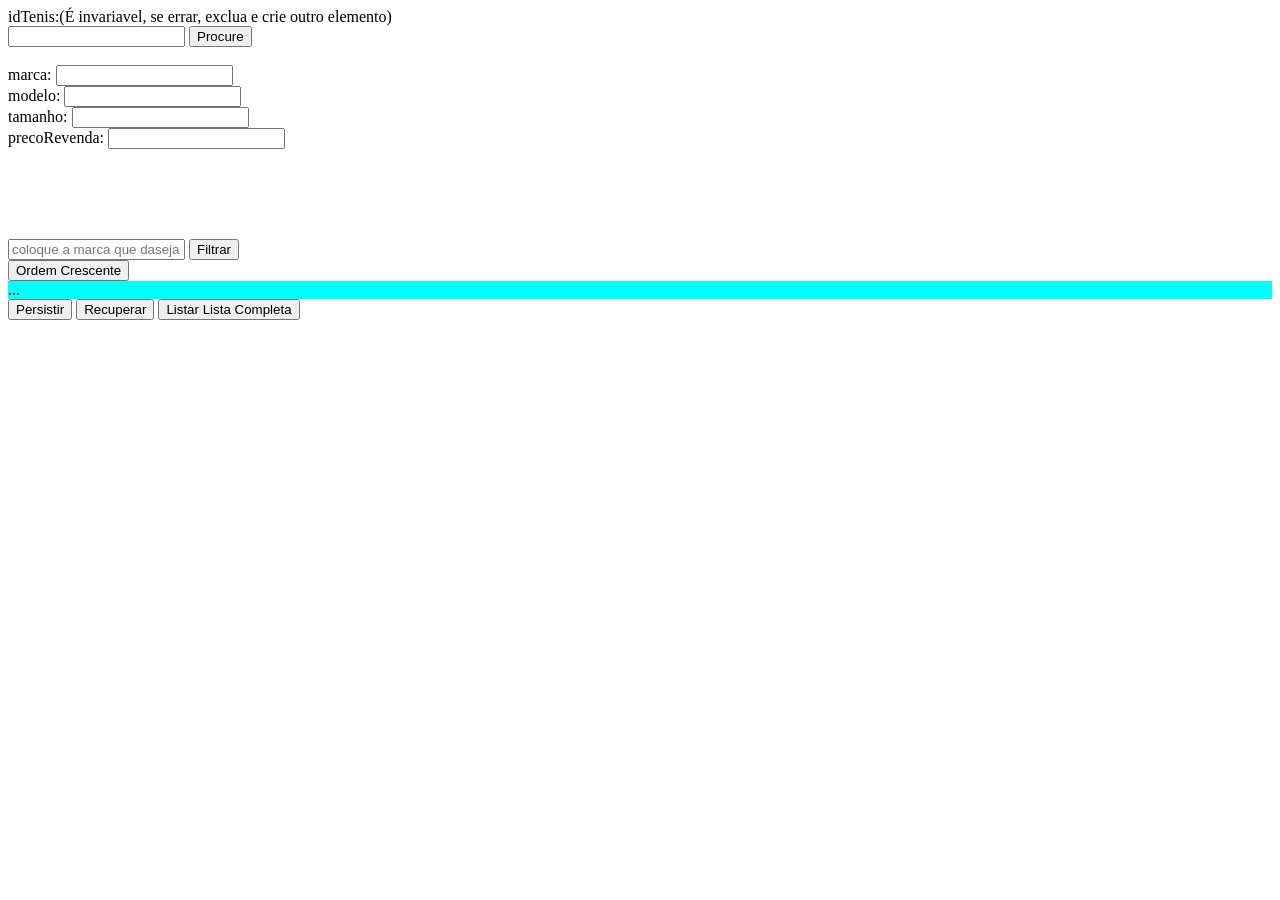
<file: TenisCRUD/tenis.html>
<!DOCTYPE html>
<html lang='en'>

<head>
    <meta charset='UTF-8'>
    <meta name='viewport' content='width=device-width, initial-scale=1.0'>
    <title>CRUD Tenis</title>
</head>

<body>
    <label for='inputReferencia'>idTenis:(É invariavel, se errar, exclua e crie outro elemento)</label> <br>
    <input type='number' id='inputReferencia'>
    <input type='button' value='Procure' id='btProcure' onclick='procure()' style='display:inline;'>
    <input type='button' value='Inserir' id='btInserir' onclick='inserir()' style='display:none;'>
    <input type='button' value='Alterar' id='btAlterar' onclick='alterar()' style='display:none;'>
    <input type='button' value='Excluir' id='btExcluir' onclick='excluir()' style='display:none;'>
    <input type='button' value='Voltar' id='btVoltar' onclick='voltar()' style='display:none;'>
    <br><br>
    <label for='inputmarca'>marca:</label>
    <input type='text' id='inputmarca' readonly='true'>
    <br>
    <label for='inputmodelo'>modelo:</label>
    <input type='text' id='inputmodelo' readonly='true'>
    <br>
    <label for='inputtamanho'>tamanho:</label>
    <input type='number' id='inputtamanho' readonly='true'>
    <br>
    <label for='inputprecoRevenda'>precoRevenda:</label>
    <input type='number' id='inputprecoRevenda' readonly='true'>
    <br>
    <br>
    <br><br>
    <div id='divAviso' style='background-color: antiquewhite;'></div>
    <br><br>
    <input type="text" id="inputFiltroMarca" placeholder="coloque a marca que daseja filtrar">
    <button onclick="filtrarMarca()">Filtrar</button>
    <br>
    <button onclick="filtrarPreco()">Ordem Crescente</button>

    <div id='outputSaida' style='background-color: aqua;'>...</div>
    <input type='button' value='Persistir' id='btPersisitir' onclick='prepararESalvarCSV()'>
    <input type='button' value='Recuperar' id='btRecuperar' onclick='abrirArquivoSalvoEmLocalPermanente()'>
    <input type='button' value='Listar Lista Completa' id='btListar' onclick='listar()'>

    <script src='./classeTenis.js'></script>
    <script src='./controleTenis.js'></script>
</body>

</html>
</file>
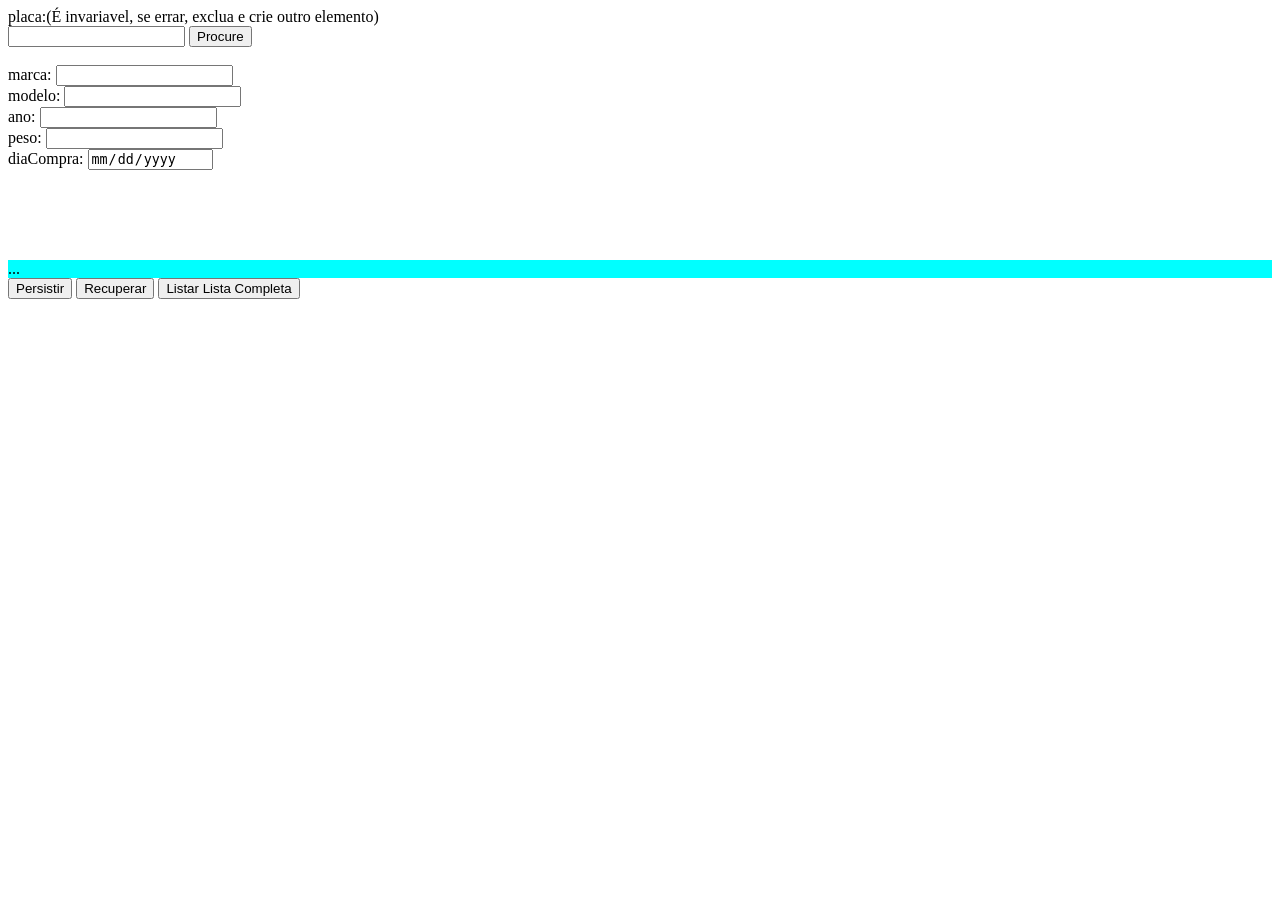
<file: testCrud/carrosCRUD.html>
<!DOCTYPE html>
<html lang='en'>

<head>
    <meta charset='UTF-8'>
    <meta name='viewport' content='width=device-width, initial-scale=1.0'>
    <title>CRUD Carro</title>
</head>

<body>
    <label for='inputReferencia'>placa:(É invariavel, se errar, exclua e crie outro elemento)</label> <br>
    <input type='text' id='inputReferencia'>
    <input type='button' value='Procure' id='btProcure' onclick='procure()' style='display:inline;'>
    <input type='button' value='Inserir' id='btInserir' onclick='inserir()' style='display:none;'>
    <input type='button' value='Alterar' id='btAlterar' onclick='alterar()' style='display:none;'>
    <input type='button' value='Excluir' id='btExcluir' onclick='excluir()' style='display:none;'>
    <input type='button' value='Voltar' id='btVoltar' onclick='voltar()' style='display:none;'>
    <br><br>
    <label for='inputmarca'>marca:</label>
    <input type='text' id='inputmarca' readonly='true'>
    <br>
    <label for='inputmodelo'>modelo:</label>
    <input type='text' id='inputmodelo' readonly='true'>
    <br>
    <label for='inputano'>ano:</label>
    <input type='number' id='inputano' readonly='true'>
    <br>
    <label for='inputpeso'>peso:</label>
    <input type='number' id='inputpeso' readonly='true'>
    <br>
    <label for='inputdiaCompra'>diaCompra:</label>
    <input type='date' id='inputdiaCompra' readonly='true'>
    <br>
    <br>
    <br><br>
    <div id='divAviso' style='background-color: antiquewhite;'></div>
    <br><br>
    <div id='outputSaida' style='background-color: aqua;'>...</div>
    <input type='button' value='Persistir' id='btPersisitir' onclick='prepararESalvarCSV()'>
    <input type='button' value='Recuperar' id='btRecuperar' onclick='abrirArquivoSalvoEmLocalPermanente()'>
    <input type='button' value='Listar Lista Completa' id='btListar' onclick='listar()'>
    <script src='./classeCarro.js'></script>
    <script src='./controleCarro.js'></script>
</body>

</html>
</file>
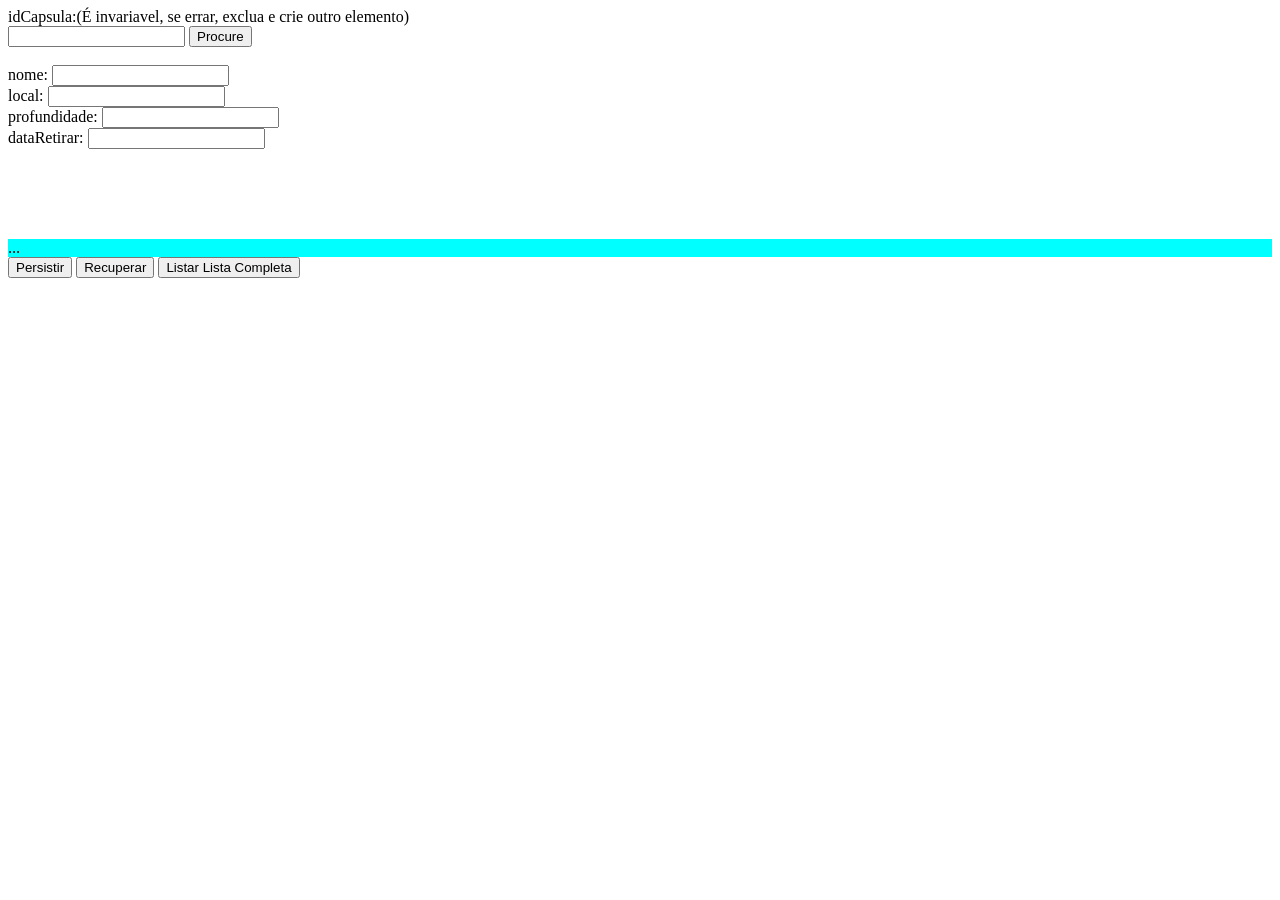
<file: textCrud/CRUDtest.html>
<!DOCTYPE html>
<html lang='en'>
<head>
<meta charset='UTF-8'>
<meta name='viewport' content='width=device-width, initial-scale=1.0'>
<title>CRUD CapsulaDoTempo</title>
</head>
<body>
<label for='inputReferencia'>idCapsula:(É invariavel, se errar, exclua e crie outro elemento)</label> <br>
<input type='number' id='inputReferencia'>
<input type='button' value='Procure' id='btProcure' onclick='procure()' style='display:inline;'>
<input type='button' value='Inserir' id='btInserir' onclick='inserir()' style='display:none;'>
<input type='button' value='Alterar' id='btAlterar' onclick='alterar()' style='display:none;'>
<input type='button' value='Excluir' id='btExcluir' onclick='excluir()' style='display:none;'>
<input type = 'button' value = 'Voltar' id = 'btVoltar' onclick = 'voltar()' style = 'display:none;' >
<br><br>
<label for='inputnome'>nome:</label>
<input type='text' id='inputnome' readonly='true'>
<br>
<label for='inputlocal'>local:</label>
<input type='text' id='inputlocal' readonly='true'>
<br>
<label for='inputprofundidade'>profundidade:</label>
<input type='number' id='inputprofundidade' readonly='true'>
<br>
<label for='inputdataRetirar'>dataRetirar:</label>
<input type='password' id='inputdataRetirar' readonly='true'>
<br>
<br>
<br><br>
<div id='divAviso' style='background-color: antiquewhite;'></div>
<br><br>
<div id='outputSaida' style='background-color: aqua;'>...</div>
<input type='button' value='Persistir' id='btPersisitir' onclick='prepararESalvarCSV()'>
<input type='button' value='Recuperar' id='btRecuperar' onclick='abrirArquivoSalvoEmLocalPermanente()'>
<input type='button' value='Listar Lista Completa' id='btListar' onclick='listar()'>
<script src='./classeCapsulaDoTempo.js'></script>
<script src='./controleCapsulaDoTempo.js'></script>
</body>
</html>
</file>
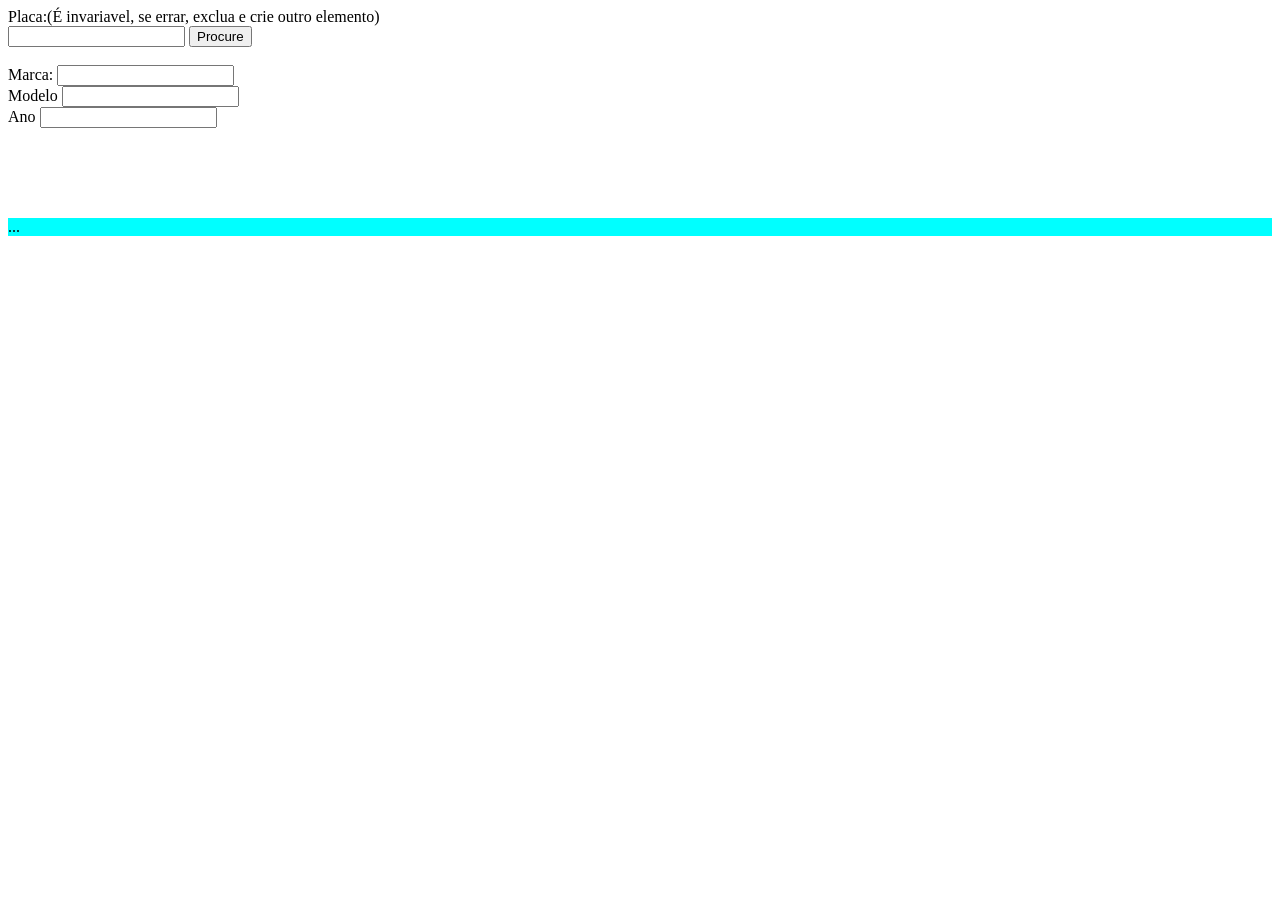
<file: veiculoCRUD/veiculos.html>
<!DOCTYPE html>
<html lang="en">
<head>
    <meta charset="UTF-8">
    <meta name="viewport" content="width=device-width, initial-scale=1.0">
    <title>Veiculos</title>
</head>
<body>  
    <label for="inputPlaca">Placa:(É invariavel, se errar, exclua e crie outro elemento)</label> <br>
   <input type="text" id="inputPlaca">
   <input type="button" value="Procure" id="btProcure" onclick="procure()" style="display:inline;">
   <input type="button" value="Inserir" id="btInserir" onclick="inserir()" style="display:none;">
   <input type="button" value="Alterar" id="btAlterar" onclick="alterar()" style="display:none;">
   <input type="button" value="Excluir" id="btExcluir" onclick="excluir()" style="display:none;">
      <input type="button" value="Voltar" id="btVoltar" onclick="voltar()" style="display:none;">

   <br><br>

   <label for="inputMarca">Marca:</label>
   <input type="text" id="inputMarca" readonly="true">
   <br>
   <label for="inputModelo">Modelo</label>
   <input type="text" id="inputModelo" readonly="true">
   <br>
   <label for="inputAno">Ano</label>
   <input type="number" id="inputAno" readonly="true">
   <br>

   <br><br>
   <div id="divAviso" style="background-color: antiquewhite;"></div>
   <br>
   <input type="button" value="Salvar" id="btSalvar" onclick="salvar()" style="display:none;">
   <input type="button" value="Cancelar" id="btCancelar" onclick="cancelarOperacao()" style="display:none;">
   <br><br>

   <div id="outputSaida" style="background-color: aqua;">...</div>

   <script src="./veiculoClasse.js"></script>
   <script src="./veiculoControle.js"></script>
</body>

</html>
</file>
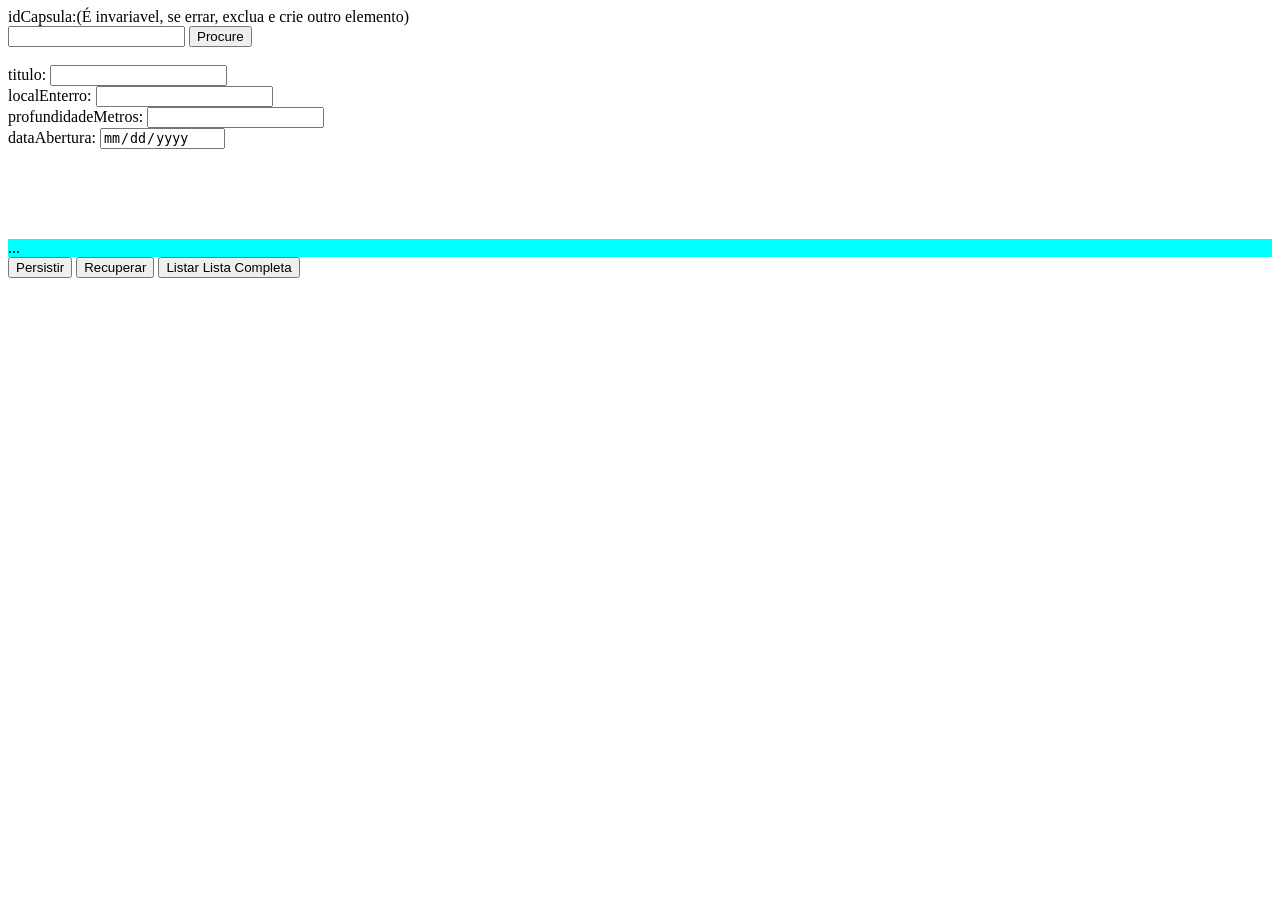
<file: capsulaDoTempoCRUD/capsulaDoTempo.html/capsulaDoTempo.html>
<!DOCTYPE html>
<html lang='en'>
<head>
<meta charset='UTF-8'>
<meta name='viewport' content='width=device-width, initial-scale=1.0'>
<title>CRUD CapsulaDoTempo</title>
</head>
<body>
<label for='inputReferencia'>idCapsula:(É invariavel, se errar, exclua e crie outro elemento)</label> <br>
<input type='number' id='inputReferencia'>
<input type='button' value='Procure' id='btProcure' onclick='procure()' style='display:inline;'>
<input type='button' value='Inserir' id='btInserir' onclick='inserir()' style='display:none;'>
<input type='button' value='Alterar' id='btAlterar' onclick='alterar()' style='display:none;'>
<input type='button' value='Excluir' id='btExcluir' onclick='excluir()' style='display:none;'>
<input type = 'button' value = 'Voltar' id = 'btVoltar' onclick = 'voltar()' style = 'display:none;' >
<br><br>
<label for='inputtitulo'>titulo:</label>
<input type='text' id='inputtitulo' readonly='true'>
<br>
<label for='inputlocalEnterro'>localEnterro:</label>
<input type='text' id='inputlocalEnterro' readonly='true'>
<br>
<label for='inputprofundidadeMetros'>profundidadeMetros:</label>
<input type='number' id='inputprofundidadeMetros' readonly='true'>
<br>
<label for='inputdataAbertura'>dataAbertura:</label>
<input type='date' id='inputdataAbertura' readonly='true'>
<br>
<br>
<br><br>
<div id='divAviso' style='background-color: antiquewhite;'></div>
<br><br>
<div id='outputSaida' style='background-color: aqua;'>...</div>
<input type='button' value='Persistir' id='btPersisitir' onclick='prepararESalvarCSV()'>
<input type='button' value='Recuperar' id='btRecuperar' onclick='abrirArquivoSalvoEmLocalPermanente()'>
<input type='button' value='Listar Lista Completa' id='btListar' onclick='listar()'>
<script src='./classeCapsulaDoTempo.js'></script>
<script src='./controleCapsulaDoTempo.js'></script>
</body>
</html>
</file>
<file: trabalho de geografia/styles.css>
/* =========================================================
   SEM CACHE NO PLANETA — DESIGN SYSTEM & ESTILOS RESPONSIVOS
   UTFPR – Campus Campo Mourão | Informática para Internet
   Zero estilos inline (compatível com CSP style-src 'self')
   ========================================================= */

:root {
  /* Tema Escuro (Padrão: Eco-Tech High Contrast) */
  --bg-primary: #090e0c;
  --bg-secondary: #101815;
  --bg-card: #15201c;
  --bg-card-hover: #1b2924;
  --bg-glass: rgba(9, 14, 12, 0.86);

  --border-subtle: rgba(52, 211, 153, 0.16);
  --border-strong: rgba(52, 211, 153, 0.36);

  --emerald: #10b981;
  --emerald-light: #34d399;
  --emerald-glow: rgba(16, 185, 129, 0.25);

  --amber: #f59e0b;
  --amber-light: #fbbf24;
  --amber-glow: rgba(245, 158, 11, 0.22);

  --danger: #ef4444;
  --danger-light: #fca5a5;

  --text-main: #f2f6f4;
  --text-muted: #9eb0a8;
  --text-dim: #6f837b;

  --font-display: 'Space Grotesk', system-ui, -apple-system, sans-serif;
  --font-body: 'Inter', system-ui, -apple-system, sans-serif;
  --font-mono: 'JetBrains Mono', ui-monospace, SFMono-Regular, monospace;

  --radius-sm: 8px;
  --radius-md: 14px;
  --radius-lg: 22px;
  --shadow-lg: 0 22px 50px rgba(0, 0, 0, 0.45);
  --transition: all 0.26s cubic-bezier(0.25, 0.8, 0.25, 1);
}

/* Tema Claro (Daylight Campus Mode) */
[data-theme="light"] {
  --bg-primary: #f4f7f5;
  --bg-secondary: #e9f0ec;
  --bg-card: #ffffff;
  --bg-card-hover: #f7faf8;
  --bg-glass: rgba(244, 247, 245, 0.9);

  --border-subtle: rgba(16, 185, 129, 0.22);
  --border-strong: rgba(5, 150, 105, 0.42);

  --emerald: #059669;
  --emerald-light: #047857;
  --emerald-glow: rgba(5, 150, 105, 0.18);

  --amber: #d97706;
  --amber-light: #b45309;
  --amber-glow: rgba(217, 119, 6, 0.16);

  --danger: #dc2626;
  --danger-light: #b91c1c;

  --text-main: #0f1c17;
  --text-muted: #3d5249;
  --text-dim: #5e736a;
  --shadow-lg: 0 18px 40px rgba(15, 28, 23, 0.08);
}

/* Reset & Base */
* {
  margin: 0;
  padding: 0;
  box-sizing: border-box;
}

html {
  scroll-behavior: smooth;
  font-size: 16px;
}

body {
  background-color: var(--bg-primary);
  color: var(--text-main);
  font-family: var(--font-body);
  line-height: 1.65;
  overflow-x: hidden;
  transition: background-color 0.3s ease, color 0.3s ease;
}

.hidden { display: none !important; }

/* Utilitários que substituem qualquer estilo inline */
.u-mb-sm { margin-bottom: 0.55rem !important; }
.u-mb-md { margin-bottom: 0.85rem !important; }
.u-mt-lg { margin-top: 1.25rem !important; }
.u-full-width { width: 100% !important; }
.u-col-span-full { grid-column: 1 / -1 !important; }
.u-center-header { text-align: center; margin-inline: auto; }

.container {
  width: 100%;
  max-width: 1160px;
  margin: 0 auto;
  padding: 0 1.25rem;
}

section {
  padding: 5.25rem 0;
  position: relative;
}

.alt-section {
  background-color: var(--bg-secondary);
  border-top: 1px solid var(--border-subtle);
  border-bottom: 1px solid var(--border-subtle);
}

/* Barra de Progresso Superior */
.reading-progress {
  position: fixed;
  top: 0;
  left: 0;
  height: 3px;
  width: 0%;
  background: linear-gradient(90deg, var(--emerald), var(--amber));
  z-index: 2000;
  transition: width 0.1s linear;
}

/* Tags e Títulos */
.section-tag {
  display: inline-flex;
  align-items: center;
  gap: 0.5rem;
  font-family: var(--font-mono);
  font-size: 0.76rem;
  font-weight: 700;
  text-transform: uppercase;
  letter-spacing: 0.08em;
  color: var(--emerald-light);
  background: rgba(16, 185, 129, 0.12);
  border: 1px solid var(--border-subtle);
  padding: 0.35rem 0.85rem;
  border-radius: 999px;
  margin-bottom: 1rem;
}

.section-tag.amber {
  color: var(--amber-light);
  background: rgba(245, 158, 11, 0.12);
  border-color: rgba(245, 158, 11, 0.28);
}

h1, h2, h3, h4 {
  font-family: var(--font-display);
  line-height: 1.2;
  color: var(--text-main);
}

.section-header {
  max-width: 760px;
  margin-bottom: 3rem;
}

.section-header h2 {
  font-size: clamp(1.85rem, 4vw, 2.7rem);
  margin-bottom: 0.9rem;
  letter-spacing: -0.02em;
}

.section-header p {
  color: var(--text-muted);
  font-size: 1.05rem;
}

.highlight-emerald { color: var(--emerald-light); }
.highlight-amber { color: var(--amber-light); }

/* Animação Reveal */
.reveal {
  opacity: 0;
  transform: translateY(24px);
  transition: opacity 0.65s ease, transform 0.65s ease;
}

.reveal.visible {
  opacity: 1;
  transform: translateY(0);
}

/* =========================================================
   NAVBAR
   ========================================================= */
header.navbar {
  position: sticky;
  top: 0;
  z-index: 1000;
  background: var(--bg-glass);
  backdrop-filter: blur(14px);
  border-bottom: 1px solid var(--border-subtle);
}

.nav-inner {
  display: flex;
  align-items: center;
  justify-content: space-between;
  height: 70px;
  gap: 1rem;
}

.brand {
  display: flex;
  align-items: center;
  gap: 0.65rem;
  text-decoration: none;
  color: var(--text-main);
}

.brand-icon {
  width: 36px;
  height: 36px;
  border-radius: 9px;
  background: linear-gradient(135deg, var(--emerald), #059669);
  display: grid;
  place-items: center;
  color: #05130e;
  font-family: var(--font-mono);
  font-weight: 700;
  font-size: 0.92rem;
  flex-shrink: 0;
}

.brand-text {
  display: flex;
  flex-direction: column;
  line-height: 1.1;
}

.brand-text span {
  font-family: var(--font-display);
  font-weight: 700;
  font-size: 1.02rem;
  letter-spacing: -0.02em;
}

.brand-text small {
  font-family: var(--font-mono);
  font-size: 0.66rem;
  color: var(--emerald-light);
  letter-spacing: 0.05em;
}

.nav-links {
  display: flex;
  align-items: center;
  gap: 1.25rem;
  list-style: none;
}

.nav-links a {
  color: var(--text-muted);
  text-decoration: none;
  font-size: 0.88rem;
  font-weight: 500;
  transition: var(--transition);
  padding: 0.3rem 0.2rem;
}

.nav-links a:hover,
.nav-links a.active {
  color: var(--emerald-light);
}

.nav-cta {
  background: var(--emerald);
  color: #04130d !important;
  padding: 0.48rem 0.95rem !important;
  border-radius: var(--radius-sm);
  font-weight: 700 !important;
}

.nav-cta:hover {
  background: var(--emerald-light);
  transform: translateY(-1px);
}

.nav-controls {
  display: flex;
  align-items: center;
  gap: 0.5rem;
}

.icon-btn,
.menu-toggle {
  background: var(--bg-card);
  border: 1px solid var(--border-subtle);
  color: var(--text-main);
  width: 38px;
  height: 38px;
  border-radius: 9px;
  display: grid;
  place-items: center;
  cursor: pointer;
  transition: var(--transition);
}

.icon-btn:hover,
.menu-toggle:hover {
  border-color: var(--emerald-light);
}

.menu-toggle {
  display: none;
}

/* =========================================================
   BOTÕES
   ========================================================= */
.btn {
  display: inline-flex;
  align-items: center;
  justify-content: center;
  gap: 0.6rem;
  padding: 0.88rem 1.55rem;
  border-radius: var(--radius-sm);
  font-family: var(--font-display);
  font-weight: 700;
  font-size: 0.98rem;
  text-decoration: none;
  cursor: pointer;
  border: none;
  transition: var(--transition);
}

.btn-primary {
  background: linear-gradient(135deg, var(--emerald), #059669);
  color: #04130d;
  box-shadow: 0 8px 24px var(--emerald-glow);
}

.btn-primary:hover {
  transform: translateY(-2px);
  filter: brightness(1.06);
}

.btn-secondary {
  background: var(--bg-card);
  color: var(--text-main);
  border: 1px solid var(--border-strong);
}

.btn-secondary:hover {
  background: var(--bg-card-hover);
  border-color: var(--emerald-light);
}

/* =========================================================
   1. HERO SECTION
   ========================================================= */
.hero {
  padding: 4.5rem 0 5.5rem;
  border-bottom: 1px solid var(--border-subtle);
  overflow: hidden;
}

.hero-grid-bg {
  position: absolute;
  inset: 0;
  background-image: 
    linear-gradient(to right, rgba(52, 211, 153, 0.04) 1px, transparent 1px),
    linear-gradient(to bottom, rgba(52, 211, 153, 0.04) 1px, transparent 1px);
  background-size: 42px 42px;
  mask-image: radial-gradient(circle at center, black 45%, transparent 90%);
  pointer-events: none;
}

.hero-grid {
  display: grid;
  grid-template-columns: 1.18fr 0.82fr;
  gap: 3rem;
  align-items: center;
  position: relative;
}

.campus-pill {
  display: inline-flex;
  align-items: center;
  gap: 0.55rem;
  background: var(--bg-card);
  border: 1px solid var(--border-strong);
  padding: 0.4rem 0.95rem;
  border-radius: 999px;
  font-family: var(--font-mono);
  font-size: 0.76rem;
  color: var(--text-muted);
  margin-bottom: 1.25rem;
}

.pulse-dot {
  width: 8px;
  height: 8px;
  border-radius: 50%;
  background: var(--amber);
  animation: pulse 2s infinite;
}

@keyframes pulse {
  0% { box-shadow: 0 0 0 0 rgba(245, 158, 11, 0.7); }
  70% { box-shadow: 0 0 0 8px rgba(245, 158, 11, 0); }
  100% { box-shadow: 0 0 0 0 rgba(245, 158, 11, 0); }
}

.hero h1 {
  font-size: clamp(2.4rem, 5.4vw, 3.9rem);
  font-weight: 700;
  letter-spacing: -0.03em;
  margin-bottom: 0.85rem;
}

.hero h1 span {
  background: linear-gradient(90deg, var(--emerald-light), var(--amber-light));
  -webkit-background-clip: text;
  -webkit-text-fill-color: transparent;
}

.hero-slogan {
  font-family: var(--font-mono);
  font-size: clamp(1rem, 2vw, 1.22rem);
  color: var(--amber-light);
  font-weight: 700;
  margin-bottom: 1.1rem;
}

.hero-desc {
  color: var(--text-muted);
  font-size: 1.04rem;
  margin-bottom: 2rem;
  max-width: 610px;
}

.hero-actions {
  display: flex;
  flex-wrap: wrap;
  gap: 0.95rem;
  margin-bottom: 2.25rem;
}

.hero-mini-metrics {
  display: flex;
  flex-wrap: wrap;
  align-items: center;
  gap: 1.25rem;
  padding-top: 1.25rem;
  border-top: 1px solid var(--border-subtle);
}

.hero-mini-metrics strong {
  display: block;
  font-family: var(--font-display);
  font-size: 1.25rem;
  color: var(--text-main);
}

.hero-mini-metrics span {
  font-size: 0.8rem;
  color: var(--text-muted);
}

.divider-v {
  width: 1px;
  height: 32px;
  background: var(--border-subtle);
}

/* Terminal Card */
.terminal-card {
  background: var(--bg-card);
  border: 1px solid var(--border-strong);
  border-radius: var(--radius-lg);
  overflow: hidden;
  box-shadow: var(--shadow-lg);
  font-family: var(--font-mono);
}

.terminal-header {
  display: flex;
  align-items: center;
  justify-content: space-between;
  padding: 0.95rem 1.25rem;
  background: var(--bg-secondary);
  border-bottom: 1px solid var(--border-subtle);
}

.window-dots {
  display: flex;
  gap: 6px;
}

.window-dots span {
  width: 11px;
  height: 11px;
  border-radius: 50%;
}

.window-dots span:nth-child(1) { background: #ef4444; }
.window-dots span:nth-child(2) { background: #f59e0b; }
.window-dots span:nth-child(3) { background: #10b981; }

.terminal-title {
  font-size: 0.74rem;
  color: var(--text-dim);
}

.status-live {
  font-size: 0.68rem;
  font-weight: 700;
  color: var(--emerald-light);
  background: rgba(16, 185, 129, 0.14);
  padding: 0.15rem 0.5rem;
  border-radius: 4px;
}

.terminal-body {
  padding: 1.4rem;
}

.terminal-line {
  font-size: 0.83rem;
  margin-bottom: 0.8rem;
  color: var(--text-muted);
}

.terminal-line .prompt {
  color: var(--emerald-light);
  font-weight: 700;
}

.terminal-line strong { color: var(--text-main); }
.terminal-line .warn { color: var(--amber-light); }
.terminal-line .danger-txt { color: var(--danger-light); }

.storage-bar-wrap {
  background: var(--bg-primary);
  border: 1px solid var(--border-subtle);
  border-radius: 10px;
  padding: 0.9rem;
  margin-top: 1rem;
}

.storage-label {
  display: flex;
  justify-content: space-between;
  font-size: 0.72rem;
  font-weight: 700;
  margin-bottom: 0.5rem;
  color: var(--amber-light);
}

.storage-track {
  width: 100%;
  height: 10px;
  background: rgba(255, 255, 255, 0.08);
  border-radius: 999px;
  overflow: hidden;
}

.storage-fill {
  width: 89%;
  height: 100%;
  background: linear-gradient(90deg, var(--emerald), var(--amber), var(--danger));
  border-radius: 999px;
}

.terminal-footer-actions {
  margin-top: 1.1rem;
  padding-top: 0.85rem;
  border-top: 1px solid var(--border-subtle);
}

.terminal-link {
  color: var(--emerald-light);
  text-decoration: none;
  font-size: 0.8rem;
  font-weight: 700;
}

.terminal-link:hover {
  text-decoration: underline;
}

/* =========================================================
   2. DADOS & GRÁFICO EMPILHADO
   ========================================================= */
.stats-grid {
  display: grid;
  grid-template-columns: repeat(auto-fit, minmax(245px, 1fr));
  gap: 1.4rem;
  margin-bottom: 2.5rem;
}

.stat-card {
  background: var(--bg-card);
  border: 1px solid var(--border-subtle);
  border-radius: var(--radius-md);
  padding: 1.65rem;
  transition: var(--transition);
  display: flex;
  flex-direction: column;
  justify-content: space-between;
}

.stat-card:hover {
  transform: translateY(-4px);
  border-color: var(--border-strong);
}

.stat-icon {
  width: 44px;
  height: 44px;
  border-radius: 10px;
  background: rgba(16, 185, 129, 0.12);
  color: var(--emerald-light);
  display: grid;
  place-items: center;
  margin-bottom: 1.15rem;
}

.stat-card.alert .stat-icon {
  background: rgba(245, 158, 11, 0.14);
  color: var(--amber-light);
}

.stat-number {
  font-family: var(--font-display);
  font-size: 2.3rem;
  font-weight: 700;
  line-height: 1.1;
  margin-bottom: 0.45rem;
}

.stat-card.alert .stat-number {
  color: var(--amber-light);
}

.stat-label {
  font-weight: 700;
  font-size: 1rem;
  margin-bottom: 0.6rem;
}

.stat-desc {
  font-size: 0.9rem;
  color: var(--text-muted);
  margin-bottom: 1.1rem;
}

.stat-source {
  font-family: var(--font-mono);
  font-size: 0.72rem;
  color: var(--text-dim);
  border-top: 1px solid var(--border-subtle);
  padding-top: 0.7rem;
}

/* Barra Empilhada Destino do Lixo */
.visual-comparison-box {
  background: var(--bg-card);
  border: 1px solid var(--border-strong);
  border-radius: var(--radius-lg);
  padding: 1.85rem;
}

.vc-header {
  display: flex;
  flex-wrap: wrap;
  justify-content: space-between;
  align-items: flex-start;
  gap: 1rem;
  margin-bottom: 1.35rem;
}

.vc-header h3 {
  font-size: 1.25rem;
  margin-bottom: 0.25rem;
}

.vc-header p {
  font-size: 0.9rem;
  color: var(--text-muted);
}

.badge-mono {
  font-family: var(--font-mono);
  font-size: 0.72rem;
  font-weight: 700;
  padding: 0.3rem 0.7rem;
  border-radius: 6px;
  background: rgba(245, 158, 11, 0.14);
  color: var(--amber-light);
}

.stacked-bar-container {
  display: flex;
  width: 100%;
  height: 42px;
  border-radius: 10px;
  overflow: hidden;
  margin-bottom: 1.1rem;
  font-family: var(--font-mono);
  font-size: 0.78rem;
  font-weight: 700;
}

.stacked-segment {
  display: flex;
  align-items: center;
  justify-content: center;
  padding: 0 0.5rem;
  white-space: nowrap;
  overflow: hidden;
}

.seg-landfill { width: 61%; background: #d97706; color: #fff; }
.seg-dump { width: 31%; background: #dc2626; color: #fff; }
.seg-recycled { width: 8%; background: #10b981; color: #04130d; }

.stacked-legend {
  display: flex;
  flex-wrap: wrap;
  gap: 1.25rem;
  font-size: 0.85rem;
  color: var(--text-muted);
}

.legend-item {
  display: flex;
  align-items: center;
  gap: 0.5rem;
}

.dot {
  width: 11px;
  height: 11px;
  border-radius: 3px;
  flex-shrink: 0;
}

.dot-landfill { background: #d97706; }
.dot-dump { background: #dc2626; }
.dot-recycled { background: #10b981; }

/* =========================================================
   3. CLIMA & METANO
   ========================================================= */
.chain-grid {
  display: grid;
  grid-template-columns: repeat(auto-fit, minmax(235px, 1fr));
  gap: 1.25rem;
  margin-bottom: 2.25rem;
}

.chain-step {
  background: var(--bg-card);
  border: 1px solid var(--border-subtle);
  border-radius: var(--radius-md);
  padding: 1.55rem;
}

.step-badge {
  font-family: var(--font-mono);
  font-size: 0.73rem;
  font-weight: 700;
  color: #05130e;
  background: var(--emerald-light);
  padding: 0.22rem 0.65rem;
  border-radius: 6px;
  display: inline-block;
  margin-bottom: 0.85rem;
}

.chain-step:last-child .step-badge {
  background: var(--amber-light);
}

.chain-step h3 {
  font-size: 1.15rem;
  margin-bottom: 0.55rem;
}

.chain-step p {
  font-size: 0.92rem;
  color: var(--text-muted);
}

.ghg-card {
  background: var(--bg-card);
  border: 1px solid rgba(245, 158, 11, 0.35);
  border-radius: var(--radius-lg);
  padding: 1.85rem;
  display: grid;
  grid-template-columns: 1.1fr 0.9fr;
  gap: 2rem;
  align-items: center;
}

.ghg-title-row {
  display: flex;
  align-items: center;
  gap: 0.85rem;
  margin-bottom: 0.85rem;
}

.ghg-icon {
  width: 46px;
  height: 46px;
  border-radius: 11px;
  background: rgba(245, 158, 11, 0.16);
  color: var(--amber-light);
  display: grid;
  place-items: center;
  flex-shrink: 0;
}

.ghg-info p {
  font-size: 0.94rem;
  color: var(--text-muted);
}

.ghg-bars {
  display: flex;
  flex-direction: column;
  gap: 1.1rem;
  background: var(--bg-secondary);
  padding: 1.25rem;
  border-radius: var(--radius-md);
  border: 1px solid var(--border-subtle);
}

.ghg-bar-label {
  display: flex;
  justify-content: space-between;
  font-size: 0.82rem;
  margin-bottom: 0.4rem;
}

.ghg-track {
  width: 100%;
  height: 12px;
  background: var(--bg-primary);
  border-radius: 999px;
  overflow: hidden;
}

.ghg-fill {
  height: 100%;
  border-radius: 999px;
}

.ghg-fill.co2 { width: 12%; background: var(--emerald); }
.ghg-fill.ch4 { width: 100%; background: linear-gradient(90deg, var(--amber), var(--danger)); }

/* =========================================================
   4. MITO DA RECICLAGEM + SIMULADOR RAIO-X
   ========================================================= */
.myth-grid {
  display: grid;
  grid-template-columns: repeat(auto-fit, minmax(250px, 1fr));
  gap: 1.35rem;
  margin-bottom: 3rem;
}

.myth-card {
  background: var(--bg-card);
  border-left: 4px solid var(--amber);
  border-top: 1px solid var(--border-subtle);
  border-right: 1px solid var(--border-subtle);
  border-bottom: 1px solid var(--border-subtle);
  border-radius: var(--radius-md);
  padding: 1.55rem;
}

.myth-card h3 {
  font-size: 1.12rem;
  margin-bottom: 0.6rem;
}

.myth-card p {
  font-size: 0.92rem;
  color: var(--text-muted);
}

/* Raio-X Panel */
.xray-panel {
  background: var(--bg-card);
  border: 1px solid var(--border-strong);
  border-radius: var(--radius-lg);
  padding: 2rem;
  box-shadow: var(--shadow-lg);
}

.xray-header {
  margin-bottom: 1.4rem;
}

.xray-header h3 {
  font-size: 1.45rem;
  margin-bottom: 0.35rem;
}

.xray-header p {
  color: var(--text-muted);
  font-size: 0.94rem;
}

.xray-tabs {
  display: flex;
  flex-wrap: wrap;
  gap: 0.65rem;
  margin-bottom: 1.6rem;
}

.xray-tab {
  background: var(--bg-secondary);
  border: 1px solid var(--border-subtle);
  color: var(--text-muted);
  padding: 0.65rem 1.05rem;
  border-radius: 999px;
  font-family: var(--font-body);
  font-size: 0.88rem;
  font-weight: 600;
  cursor: pointer;
  transition: var(--transition);
}

.xray-tab:hover {
  border-color: var(--emerald-light);
  color: var(--text-main);
}

.xray-tab.active {
  background: var(--emerald);
  color: #04130d;
  border-color: var(--emerald);
}

.xray-content {
  background: var(--bg-secondary);
  border: 1px solid var(--border-subtle);
  border-radius: var(--radius-md);
  padding: 1.65rem;
  display: grid;
  grid-template-columns: 1fr 1fr;
  gap: 1.75rem;
}

.xray-metrics-list {
  display: grid;
  grid-template-columns: 1fr 1fr;
  gap: 0.9rem;
}

.xm-box {
  background: var(--bg-card);
  border: 1px solid var(--border-subtle);
  padding: 0.95rem;
  border-radius: 10px;
}

.xm-box span {
  display: block;
  font-family: var(--font-mono);
  font-size: 0.7rem;
  color: var(--text-dim);
  text-transform: uppercase;
  margin-bottom: 0.25rem;
}

.xm-box strong {
  font-family: var(--font-display);
  font-size: 1.08rem;
  color: var(--amber-light);
}

.xm-impact-text {
  font-size: 0.96rem !important;
  color: var(--text-main) !important;
}

.xray-details h4 {
  font-size: 1.15rem;
  margin-bottom: 0.65rem;
}

.xray-details p {
  font-size: 0.92rem;
  color: var(--text-muted);
  margin-bottom: 0.9rem;
}

.xray-solution {
  background: rgba(16, 185, 129, 0.12);
  border: 1px solid var(--border-strong);
  padding: 0.9rem 1rem;
  border-radius: 10px;
  font-size: 0.9rem;
  color: var(--text-main);
}

/* =========================================================
   5. CALCULADORA INTERATIVA
   ========================================================= */
.calc-grid {
  display: grid;
  grid-template-columns: 1.05fr 0.95fr;
  gap: 2rem;
  align-items: stretch;
}

.calc-controls,
.calc-results {
  background: var(--bg-card);
  border: 1px solid var(--border-strong);
  border-radius: var(--radius-lg);
  padding: 1.85rem;
}

.calc-controls {
  display: flex;
  flex-direction: column;
  gap: 1.35rem;
}

.slider-top {
  display: flex;
  justify-content: space-between;
  align-items: center;
  gap: 0.75rem;
  margin-bottom: 0.45rem;
}

.slider-top label {
  font-weight: 600;
  font-size: 0.93rem;
}

.slider-val {
  font-family: var(--font-mono);
  font-size: 0.82rem;
  font-weight: 700;
  color: var(--emerald-light);
  background: rgba(16, 185, 129, 0.12);
  padding: 0.2rem 0.6rem;
  border-radius: 6px;
  white-space: nowrap;
}

input[type="range"] {
  width: 100%;
  accent-color: var(--emerald);
  cursor: pointer;
  height: 6px;
}

.slider-group small {
  display: block;
  font-size: 0.78rem;
  color: var(--text-dim);
  margin-top: 0.25rem;
}

.calc-results {
  display: flex;
  flex-direction: column;
  justify-content: space-between;
}

.calc-res-header h3 {
  font-size: 1.4rem;
  margin-top: 0.5rem;
  margin-bottom: 1.25rem;
}

.calc-metrics {
  display: grid;
  grid-template-columns: 1fr 1fr;
  gap: 1rem;
  margin-bottom: 1.35rem;
}

.calc-metric-card {
  background: var(--bg-secondary);
  border: 1px solid var(--border-subtle);
  border-radius: var(--radius-md);
  padding: 1.15rem;
}

.calc-metric-card.full {
  grid-column: 1 / -1;
}

.cm-label {
  display: block;
  font-size: 0.8rem;
  color: var(--text-muted);
  margin-bottom: 0.35rem;
}

.cm-value {
  display: block;
  font-family: var(--font-display);
  font-size: 1.85rem;
  line-height: 1.15;
  margin-bottom: 0.3rem;
}

.calc-metric-card small {
  font-size: 0.78rem;
  color: var(--text-dim);
}

.calc-tip-box {
  background: rgba(245, 158, 11, 0.12);
  border: 1px solid rgba(245, 158, 11, 0.32);
  padding: 1rem;
  border-radius: 10px;
  font-size: 0.9rem;
  color: var(--text-main);
}

/* =========================================================
   6. HIERARQUIA 5 RS + FAQ ACORDEÃO
   ========================================================= */
.hierarchy-layout {
  display: grid;
  grid-template-columns: 1fr 1.15fr;
  gap: 2.25rem;
  align-items: start;
  margin-bottom: 3.5rem;
}

.pyramid-box {
  display: flex;
  flex-direction: column;
  align-items: center;
  gap: 0.65rem;
  background: var(--bg-card);
  padding: 1.85rem 1.25rem;
  border-radius: var(--radius-lg);
  border: 1px solid var(--border-subtle);
}

.pyramid-title {
  font-family: var(--font-mono);
  font-size: 0.75rem;
  color: var(--emerald-light);
  margin-bottom: 0.65rem;
  letter-spacing: 0.06em;
}

.pyramid-tier {
  padding: 0.85rem 1rem;
  border-radius: 10px;
  text-align: center;
  font-weight: 700;
  font-family: var(--font-display);
  transition: var(--transition);
}

.pyramid-tier small {
  display: block;
  font-family: var(--font-body);
  font-weight: 400;
  font-size: 0.8rem;
  margin-top: 0.15rem;
}

.tier-1 { width: 100%; background: #059669; color: #fff; }
.tier-2 { width: 91%; background: #10b981; color: #04130d; }
.tier-3 { width: 82%; background: #34d399; color: #04130d; }
.tier-4 { width: 73%; background: #fbbf24; color: #1a1202; }
.tier-5 { width: 64%; background: #f97316; color: #fff; }

.campus-examples {
  display: flex;
  flex-direction: column;
  gap: 1rem;
}

.example-card {
  background: var(--bg-card);
  border: 1px solid var(--border-subtle);
  border-radius: var(--radius-md);
  padding: 1.2rem 1.35rem;
}

.example-bad {
  color: var(--danger-light);
  font-size: 0.9rem;
  margin-bottom: 0.45rem;
  display: flex;
  gap: 0.5rem;
}

.example-good {
  color: var(--emerald-light);
  font-size: 0.92rem;
  font-weight: 500;
  display: flex;
  gap: 0.5rem;
}

/* Acordeão das 5 Questões */
.faq-wrapper {
  max-width: 880px;
  margin: 0 auto;
}

.faq-heading {
  font-size: 1.45rem;
  margin-bottom: 1.25rem;
  text-align: center;
}

.accordion {
  display: flex;
  flex-direction: column;
  gap: 0.75rem;
}

.acc-item {
  background: var(--bg-card);
  border: 1px solid var(--border-subtle);
  border-radius: var(--radius-md);
  overflow: hidden;
}

.acc-trigger {
  width: 100%;
  background: none;
  border: none;
  color: var(--text-main);
  padding: 1.15rem 1.35rem;
  text-align: left;
  font-family: var(--font-display);
  font-size: 1.02rem;
  font-weight: 600;
  cursor: pointer;
  display: flex;
  justify-content: space-between;
  align-items: center;
  gap: 1rem;
}

.acc-icon {
  font-family: var(--font-mono);
  font-size: 1.25rem;
  color: var(--emerald-light);
  transition: transform 0.25s ease;
}

.acc-item.open .acc-icon {
  transform: rotate(45deg);
}

.acc-panel {
  max-height: 0;
  overflow: hidden;
  transition: max-height 0.32s ease;
  padding: 0 1.35rem;
}

.acc-item.open .acc-panel {
  max-height: 260px;
  padding-bottom: 1.25rem;
}

.acc-panel p {
  font-size: 0.93rem;
  color: var(--text-muted);
  border-top: 1px solid var(--border-subtle);
  padding-top: 0.9rem;
}

/* =========================================================
   7. QUIZ GAMIFICADO
   ========================================================= */
.quiz-container {
  max-width: 780px;
  margin: 0 auto;
  background: var(--bg-card);
  border: 1px solid var(--border-strong);
  border-radius: var(--radius-lg);
  padding: 2.2rem;
  box-shadow: var(--shadow-lg);
}

.quiz-progress-wrap {
  margin-bottom: 1.65rem;
}

.quiz-progress-meta {
  display: flex;
  justify-content: space-between;
  font-family: var(--font-mono);
  font-size: 0.8rem;
  color: var(--text-muted);
  margin-bottom: 0.45rem;
}

.quiz-progress-bar {
  width: 100%;
  height: 8px;
  background: var(--bg-primary);
  border-radius: 999px;
  overflow: hidden;
}

.quiz-progress-fill {
  height: 100%;
  width: 20%;
  background: linear-gradient(90deg, var(--emerald), var(--amber));
  transition: width 0.35s ease;
}

.quiz-question {
  font-size: 1.28rem;
  margin-bottom: 1.35rem;
}

.quiz-options {
  display: flex;
  flex-direction: column;
  gap: 0.85rem;
}

.quiz-option {
  background: var(--bg-secondary);
  border: 1px solid var(--border-subtle);
  color: var(--text-main);
  text-align: left;
  padding: 1rem 1.2rem;
  border-radius: var(--radius-md);
  font-family: var(--font-body);
  font-size: 0.95rem;
  cursor: pointer;
  transition: var(--transition);
  display: flex;
  align-items: center;
  gap: 0.85rem;
}

.quiz-option:hover:not(:disabled) {
  border-color: var(--emerald-light);
  transform: translateX(4px);
}

.quiz-option.selected {
  border-color: var(--amber-light);
  background: rgba(245, 158, 11, 0.14);
}

.option-letter {
  width: 28px;
  height: 28px;
  border-radius: 6px;
  background: var(--bg-card);
  border: 1px solid var(--border-strong);
  display: grid;
  place-items: center;
  font-family: var(--font-mono);
  font-size: 0.8rem;
  font-weight: 700;
  color: var(--emerald-light);
  flex-shrink: 0;
}

.quiz-feedback {
  margin-top: 1.2rem;
  padding: 1rem 1.15rem;
  border-radius: 10px;
  background: rgba(16, 185, 129, 0.1);
  border: 1px solid var(--border-strong);
  font-size: 0.91rem;
  color: var(--text-main);
  display: none;
}

.quiz-feedback.visible {
  display: block;
}

.quiz-next-wrap {
  margin-top: 1.2rem;
  display: flex;
  justify-content: flex-end;
}

.quiz-result {
  display: none;
}

.result-card-share {
  background: var(--bg-secondary);
  border: 1px solid var(--border-strong);
  border-radius: var(--radius-md);
  padding: 1.5rem;
  margin-bottom: 1.4rem;
}

.result-badge {
  display: inline-block;
  font-family: var(--font-mono);
  font-size: 0.76rem;
  font-weight: 700;
  padding: 0.35rem 0.85rem;
  border-radius: 999px;
  margin-bottom: 0.8rem;
  text-transform: uppercase;
}

/* Perfis do Quiz (classes sem inline styles) */
.badge-opt {
  background: rgba(16, 185, 129, 0.2);
  color: var(--emerald-light);
}

.badge-warn {
  background: rgba(245, 158, 11, 0.2);
  color: var(--amber-light);
}

.badge-crit {
  background: rgba(239, 68, 68, 0.2);
  color: var(--danger-light);
}

.result-title {
  font-size: 1.65rem;
  margin-bottom: 0.65rem;
}

.result-summary {
  color: var(--text-muted);
  font-size: 0.98rem;
}

.result-tips {
  background: var(--bg-secondary);
  border: 1px solid var(--border-subtle);
  border-radius: var(--radius-md);
  padding: 1.3rem;
  margin-bottom: 1.4rem;
}

.result-tips h4 {
  font-size: 1rem;
  color: var(--emerald-light);
  margin-bottom: 0.7rem;
}

.result-tips ul {
  list-style: none;
  display: flex;
  flex-direction: column;
  gap: 0.55rem;
}

.result-tips li {
  font-size: 0.92rem;
  padding-left: 1.25rem;
  position: relative;
}

.result-tips li::before {
  content: "→";
  position: absolute;
  left: 0;
  color: var(--amber-light);
  font-weight: 700;
}

.result-actions {
  display: flex;
  flex-wrap: wrap;
  gap: 0.85rem;
}

/* =========================================================
   8. MURAL DE COMPROMISSOS AMBIENTAIS
   ========================================================= */
.pledge-layout {
  display: grid;
  grid-template-columns: 0.95fr 1.05fr;
  gap: 2rem;
  align-items: start;
}

.pledge-form,
.pledge-board {
  background: var(--bg-card);
  border: 1px solid var(--border-strong);
  border-radius: var(--radius-lg);
  padding: 1.85rem;
}

.pledge-form h3 {
  font-size: 1.35rem;
  margin-bottom: 1.25rem;
}

.form-group {
  margin-bottom: 1.1rem;
}

.form-group label {
  display: block;
  font-size: 0.88rem;
  font-weight: 600;
  margin-bottom: 0.4rem;
}

.form-group input,
.form-group select {
  width: 100%;
  background: var(--bg-secondary);
  border: 1px solid var(--border-subtle);
  color: var(--text-main);
  padding: 0.75rem 0.95rem;
  border-radius: var(--radius-sm);
  font-family: var(--font-body);
  font-size: 0.92rem;
}

.form-group input:focus,
.form-group select:focus {
  outline: none;
  border-color: var(--emerald-light);
}

.field-hint {
  display: block;
  font-size: 0.76rem;
  color: var(--text-dim);
  margin-top: 0.3rem;
}

.form-status-msg {
  margin-top: 0.85rem;
  padding: 0.7rem 0.9rem;
  border-radius: var(--radius-sm);
  font-family: var(--font-mono);
  font-size: 0.8rem;
  border: 1px solid transparent;
}

.form-status-msg.error {
  background: rgba(239, 68, 68, 0.14);
  border-color: rgba(239, 68, 68, 0.4);
  color: var(--danger-light);
}

.form-status-msg.success {
  background: rgba(16, 185, 129, 0.14);
  border-color: var(--border-strong);
  color: var(--emerald-light);
}

.pledge-stats-bar {
  display: grid;
  grid-template-columns: 1fr 1fr;
  gap: 1rem;
  background: var(--bg-secondary);
  border: 1px solid var(--border-subtle);
  border-radius: var(--radius-md);
  padding: 1rem 1.25rem;
  margin-bottom: 1.25rem;
}

.pledge-stats-bar strong {
  display: block;
  font-family: var(--font-display);
  font-size: 1.65rem;
  color: var(--emerald-light);
}

.pledge-stats-bar span {
  font-size: 0.8rem;
  color: var(--text-muted);
}

.pledge-list {
  display: flex;
  flex-direction: column;
  gap: 0.75rem;
  max-height: 360px;
  overflow-y: auto;
  padding-right: 0.25rem;
}

.pledge-item {
  background: var(--bg-secondary);
  border: 1px solid var(--border-subtle);
  border-radius: 10px;
  padding: 0.9rem 1.05rem;
}

.pledge-item-top {
  display: flex;
  justify-content: space-between;
  align-items: center;
  gap: 0.5rem;
  margin-bottom: 0.35rem;
}

.pledge-item-top strong {
  font-size: 0.93rem;
}

.pledge-course-tag {
  font-family: var(--font-mono);
  font-size: 0.68rem;
  color: var(--amber-light);
  background: rgba(245, 158, 11, 0.14);
  padding: 0.18rem 0.5rem;
  border-radius: 5px;
}

.pledge-item p {
  font-size: 0.87rem;
  color: var(--text-muted);
}

/* =========================================================
   9. FOOTER & MODAL QR CODE
   ========================================================= */
footer {
  background: var(--bg-secondary);
  border-top: 1px solid var(--border-subtle);
  padding: 3.5rem 0 2.5rem;
  font-size: 0.9rem;
  color: var(--text-muted);
}

.footer-grid {
  display: grid;
  grid-template-columns: 1.2fr 1fr 1fr;
  gap: 2rem;
  margin-bottom: 2.25rem;
}

footer h4 {
  font-size: 1rem;
  margin-bottom: 0.8rem;
}

footer ul {
  list-style: none;
  display: flex;
  flex-direction: column;
  gap: 0.45rem;
}

.footer-meta {
  font-size: 0.83rem;
  color: var(--text-dim);
}

.security-badge {
  display: inline-flex;
  align-items: center;
  gap: 0.45rem;
  margin-top: 0.95rem;
  padding: 0.35rem 0.75rem;
  border-radius: 6px;
  background: rgba(16, 185, 129, 0.12);
  border: 1px solid var(--border-strong);
  font-family: var(--font-mono);
  font-size: 0.72rem;
  color: var(--emerald-light);
}

.qr-box {
  background: var(--bg-card);
  border: 1px dashed var(--border-strong);
  border-radius: var(--radius-md);
  padding: 1.15rem;
}

.qr-box p {
  font-size: 0.85rem;
  margin-bottom: 0.9rem;
}

.qr-actions {
  display: flex;
  flex-wrap: wrap;
  gap: 0.6rem;
}

.qr-actions .btn {
  padding: 0.6rem 0.95rem;
  font-size: 0.85rem;
  flex: 1;
}

.copy-feedback {
  display: block;
  font-family: var(--font-mono);
  font-size: 0.76rem;
  color: var(--emerald-light);
  margin-top: 0.55rem;
}

.footer-bottom {
  border-top: 1px solid var(--border-subtle);
  padding-top: 1.4rem;
  display: flex;
  flex-wrap: wrap;
  justify-content: space-between;
  gap: 1rem;
  font-size: 0.82rem;
  color: var(--text-dim);
}

/* Modal QR Code */
.modal-backdrop {
  position: fixed;
  inset: 0;
  background: rgba(0, 0, 0, 0.72);
  backdrop-filter: blur(6px);
  display: grid;
  place-items: center;
  z-index: 3000;
  padding: 1rem;
}

.modal-card {
  background: var(--bg-card);
  border: 1px solid var(--border-strong);
  border-radius: var(--radius-lg);
  padding: 2rem;
  max-width: 400px;
  width: 100%;
  text-align: center;
  position: relative;
  box-shadow: var(--shadow-lg);
}

.modal-close {
  position: absolute;
  top: 1rem;
  right: 1rem;
  background: var(--bg-secondary);
  border: 1px solid var(--border-subtle);
  color: var(--text-main);
  width: 32px;
  height: 32px;
  border-radius: 8px;
  cursor: pointer;
}

.modal-card h3 {
  font-size: 1.4rem;
  margin-bottom: 0.5rem;
}

.modal-card p {
  font-size: 0.9rem;
  color: var(--text-muted);
  margin-bottom: 1.25rem;
}

.qr-preview {
  background: #ffffff;
  padding: 0.9rem;
  border-radius: 12px;
  display: inline-flex;
  align-items: center;
  justify-content: center;
  margin-bottom: 0.85rem;
}

.modal-card small {
  display: block;
  font-family: var(--font-mono);
  font-size: 0.72rem;
  color: var(--text-dim);
  word-break: break-all;
}

/* =========================================================
   RESPONSIVIDADE MOBILE
   ========================================================= */
@media (max-width: 960px) {
  .hero-grid,
  .ghg-card,
  .xray-content,
  .calc-grid,
  .hierarchy-layout,
  .pledge-layout,
  .footer-grid {
    grid-template-columns: 1fr;
  }
}

@media (max-width: 760px) {
  section {
    padding: 3.85rem 0;
  }

  .menu-toggle {
    display: grid;
  }

  .nav-links {
    display: none;
    position: absolute;
    top: 70px;
    left: 0;
    right: 0;
    background: var(--bg-secondary);
    flex-direction: column;
    padding: 1.25rem;
    border-bottom: 1px solid var(--border-strong);
    gap: 0.95rem;
  }

  .nav-links.active {
    display: flex;
  }

  .quiz-container,
  .xray-panel,
  .calc-controls,
  .calc-results {
    padding: 1.4rem;
  }

  .calc-metrics,
  .xray-metrics-list {
    grid-template-columns: 1fr;
  }

  .tier-5 {
    width: 76%;
  }
}
</file>
<file: trabalho geografia/styles.css>
/* =========================================================
   SEM CACHE NO PLANETA — DESIGN SYSTEM & ESTILOS RESPONSIVOS
   UTFPR – Campus Campo Mourão | Informática para Internet
   Zero estilos inline (compatível com CSP style-src 'self')
   ========================================================= */

:root {
  /* Tema Escuro (Padrão: Eco-Tech High Contrast) */
  --bg-primary: #090e0c;
  --bg-secondary: #101815;
  --bg-card: #15201c;
  --bg-card-hover: #1b2924;
  --bg-glass: rgba(9, 14, 12, 0.86);

  --border-subtle: rgba(52, 211, 153, 0.16);
  --border-strong: rgba(52, 211, 153, 0.36);

  --emerald: #10b981;
  --emerald-light: #34d399;
  --emerald-glow: rgba(16, 185, 129, 0.25);

  --amber: #f59e0b;
  --amber-light: #fbbf24;
  --amber-glow: rgba(245, 158, 11, 0.22);

  --danger: #ef4444;
  --danger-light: #fca5a5;

  --text-main: #f2f6f4;
  --text-muted: #aebdb6;
  --text-dim: #879a91;

  --font-display: 'Space Grotesk', system-ui, -apple-system, sans-serif;
  --font-body: 'Inter', system-ui, -apple-system, sans-serif;
  --font-mono: 'JetBrains Mono', ui-monospace, SFMono-Regular, monospace;

  --radius-sm: 8px;
  --radius-md: 14px;
  --radius-lg: 22px;
  --shadow-lg: 0 22px 50px rgba(0, 0, 0, 0.45);
  --transition: all 0.26s cubic-bezier(0.25, 0.8, 0.25, 1);
}

/* Tema Claro (Daylight Campus Mode) */
[data-theme="light"] {
  --bg-primary: #f4f7f5;
  --bg-secondary: #e9f0ec;
  --bg-card: #ffffff;
  --bg-card-hover: #f7faf8;
  --bg-glass: rgba(244, 247, 245, 0.9);

  --border-subtle: rgba(16, 185, 129, 0.22);
  --border-strong: rgba(5, 150, 105, 0.42);

  --emerald: #059669;
  --emerald-light: #047857;
  --emerald-glow: rgba(5, 150, 105, 0.18);

  --amber: #d97706;
  --amber-light: #b45309;
  --amber-glow: rgba(217, 119, 6, 0.16);

  --danger: #dc2626;
  --danger-light: #b91c1c;

  --text-main: #0f1c17;
  --text-muted: #52645b;
  --text-dim: #687b72;
  --shadow-lg: 0 18px 40px rgba(15, 28, 23, 0.08);
}

/* Reset & Base */
* {
  margin: 0;
  padding: 0;
  box-sizing: border-box;
}

html {
  scroll-behavior: smooth;
  font-size: 16px;
}

body {
  background-color: var(--bg-primary);
  color: var(--text-main);
  font-family: var(--font-body);
  line-height: 1.65;
  overflow-x: hidden;
  transition: background-color 0.3s ease, color 0.3s ease;
}

.hidden { display: none !important; }

/* Utilitários que substituem qualquer estilo inline */
.u-mb-sm { margin-bottom: 0.55rem !important; }
.u-mb-md { margin-bottom: 0.85rem !important; }
.u-mt-lg { margin-top: 1.25rem !important; }
.u-full-width { width: 100% !important; }
.u-col-span-full { grid-column: 1 / -1 !important; }
.u-center-header { text-align: center; margin-inline: auto; }

.container {
  width: 100%;
  max-width: 1160px;
  margin: 0 auto;
  padding: 0 1.25rem;
}

section {
  padding: 5.25rem 0;
  position: relative;
}

.alt-section {
  background-color: var(--bg-secondary);
  border-top: 1px solid var(--border-subtle);
  border-bottom: 1px solid var(--border-subtle);
}

/* Barra de Progresso Superior */
.reading-progress {
  position: fixed;
  top: 0;
  left: 0;
  height: 3px;
  width: 0%;
  background: linear-gradient(90deg, var(--emerald), var(--amber));
  z-index: 2000;
  transition: width 0.1s linear;
}

/* Tags e Títulos */
.section-tag {
  display: inline-flex;
  align-items: center;
  gap: 0.5rem;
  font-family: var(--font-mono);
  font-size: 0.76rem;
  font-weight: 700;
  text-transform: uppercase;
  letter-spacing: 0.08em;
  color: var(--emerald-light);
  background: rgba(16, 185, 129, 0.12);
  border: 1px solid var(--border-subtle);
  padding: 0.35rem 0.85rem;
  border-radius: 999px;
  margin-bottom: 1rem;
}

.section-tag.amber {
  color: var(--amber-light);
  background: rgba(245, 158, 11, 0.12);
  border-color: rgba(245, 158, 11, 0.28);
}

h1, h2, h3, h4 {
  font-family: var(--font-display);
  line-height: 1.2;
  color: var(--text-main);
}

.section-header {
  max-width: 760px;
  margin-bottom: 3rem;
}

.section-header h2 {
  font-size: clamp(1.85rem, 4vw, 2.7rem);
  margin-bottom: 0.9rem;
  letter-spacing: -0.02em;
}

.section-header p {
  color: var(--text-muted);
  font-size: 1.05rem;
}

.highlight-emerald { color: var(--emerald-light); }
.highlight-amber { color: var(--amber-light); }

/* Animação Reveal */
.reveal {
  opacity: 0;
  transform: translateY(24px);
  transition: opacity 0.65s ease, transform 0.65s ease;
}

.reveal.visible {
  opacity: 1;
  transform: translateY(0);
}

/* =========================================================
   NAVBAR
   ========================================================= */
header.navbar {
  position: sticky;
  top: 0;
  z-index: 1000;
  background: var(--bg-glass);
  backdrop-filter: blur(14px);
  border-bottom: 1px solid var(--border-subtle);
}

.nav-inner {
  display: flex;
  align-items: center;
  justify-content: space-between;
  height: 70px;
  gap: 1rem;
}

.brand {
  display: flex;
  align-items: center;
  gap: 0.65rem;
  text-decoration: none;
  color: var(--text-main);
}

.brand-icon {
  width: 36px;
  height: 36px;
  border-radius: 9px;
  background: linear-gradient(135deg, var(--emerald), #059669);
  display: grid;
  place-items: center;
  color: #05130e;
  font-family: var(--font-mono);
  font-weight: 700;
  font-size: 0.92rem;
  flex-shrink: 0;
}

.brand-text {
  display: flex;
  flex-direction: column;
  line-height: 1.1;
}

.brand-text span {
  font-family: var(--font-display);
  font-weight: 700;
  font-size: 1.02rem;
  letter-spacing: -0.02em;
}

.brand-text small {
  font-family: var(--font-mono);
  font-size: 0.66rem;
  color: var(--emerald-light);
  letter-spacing: 0.05em;
}

.nav-links {
  display: flex;
  align-items: center;
  gap: 1.25rem;
  list-style: none;
}

.nav-links a {
  color: var(--text-muted);
  text-decoration: none;
  font-size: 0.88rem;
  font-weight: 500;
  transition: var(--transition);
  padding: 0.3rem 0.2rem;
}

.nav-links a:hover,
.nav-links a.active {
  color: var(--emerald-light);
}

.nav-cta {
  background: var(--emerald);
  color: #04130d !important;
  padding: 0.48rem 0.95rem !important;
  border-radius: var(--radius-sm);
  font-weight: 700 !important;
}

.nav-cta:hover {
  background: var(--emerald-light);
  transform: translateY(-1px);
}

.nav-controls {
  display: flex;
  align-items: center;
  gap: 0.5rem;
}

.icon-btn,
.menu-toggle {
  background: var(--bg-card);
  border: 1px solid var(--border-subtle);
  color: var(--text-main);
  width: 38px;
  height: 38px;
  border-radius: 9px;
  display: grid;
  place-items: center;
  cursor: pointer;
  transition: var(--transition);
}

.icon-btn:hover,
.menu-toggle:hover {
  border-color: var(--emerald-light);
  background: var(--bg-card-hover);
  transform: translateY(-1px);
}

.icon-btn:focus-visible,
.menu-toggle:focus-visible {
  outline: 3px solid var(--emerald-light);
  outline-offset: 3px;
}

.icon-btn[aria-pressed="true"] {
  color: var(--amber-light);
  border-color: var(--border-strong);
}

.menu-toggle {
  display: none;
}

/* =========================================================
   BOTÕES
   ========================================================= */
.btn {
  display: inline-flex;
  align-items: center;
  justify-content: center;
  gap: 0.6rem;
  padding: 0.88rem 1.55rem;
  border-radius: var(--radius-sm);
  font-family: var(--font-display);
  font-weight: 700;
  font-size: 0.98rem;
  text-decoration: none;
  cursor: pointer;
  border: none;
  transition: var(--transition);
}

.btn-primary {
  background: linear-gradient(135deg, var(--emerald), #059669);
  color: #04130d;
  box-shadow: 0 8px 24px var(--emerald-glow);
}

.btn-primary:hover {
  transform: translateY(-2px);
  filter: brightness(1.06);
}

.btn-secondary {
  background: var(--bg-card);
  color: var(--text-main);
  border: 1px solid var(--border-strong);
}

.btn-secondary:hover {
  background: var(--bg-card-hover);
  border-color: var(--emerald-light);
}

/* =========================================================
   1. HERO SECTION
   ========================================================= */
.hero {
  padding: 4.5rem 0 5.5rem;
  border-bottom: 1px solid var(--border-subtle);
  overflow: hidden;
}

.hero-grid-bg {
  position: absolute;
  inset: 0;
  background-image: 
    linear-gradient(to right, rgba(52, 211, 153, 0.04) 1px, transparent 1px),
    linear-gradient(to bottom, rgba(52, 211, 153, 0.04) 1px, transparent 1px);
  background-size: 42px 42px;
  mask-image: radial-gradient(circle at center, black 45%, transparent 90%);
  pointer-events: none;
}

.hero-grid {
  display: grid;
  grid-template-columns: 1.18fr 0.82fr;
  gap: 3rem;
  align-items: center;
  position: relative;
}

.campus-pill {
  display: inline-flex;
  align-items: center;
  gap: 0.55rem;
  background: var(--bg-card);
  border: 1px solid var(--border-strong);
  padding: 0.4rem 0.95rem;
  border-radius: 999px;
  font-family: var(--font-mono);
  font-size: 0.76rem;
  color: var(--text-muted);
  margin-bottom: 1.25rem;
}

.pulse-dot {
  width: 8px;
  height: 8px;
  border-radius: 50%;
  background: var(--amber);
  animation: pulse 2s infinite;
}

@keyframes pulse {
  0% { box-shadow: 0 0 0 0 rgba(245, 158, 11, 0.7); }
  70% { box-shadow: 0 0 0 8px rgba(245, 158, 11, 0); }
  100% { box-shadow: 0 0 0 0 rgba(245, 158, 11, 0); }
}

.hero h1 {
  font-size: clamp(2.4rem, 5.4vw, 3.9rem);
  font-weight: 700;
  letter-spacing: -0.03em;
  margin-bottom: 0.85rem;
}

.hero h1 span {
  background: linear-gradient(90deg, var(--emerald-light), var(--amber-light));
  -webkit-background-clip: text;
  -webkit-text-fill-color: transparent;
}

.hero-slogan {
  font-family: var(--font-mono);
  font-size: clamp(1rem, 2vw, 1.22rem);
  color: var(--amber-light);
  font-weight: 700;
  margin-bottom: 1.1rem;
}

.hero-desc {
  color: var(--text-muted);
  font-size: 1.04rem;
  margin-bottom: 2rem;
  max-width: 610px;
}

.hero-actions {
  display: flex;
  flex-wrap: wrap;
  gap: 0.95rem;
  margin-bottom: 2.25rem;
}

.hero-mini-metrics {
  display: flex;
  flex-wrap: wrap;
  align-items: center;
  gap: 1.25rem;
  padding-top: 1.25rem;
  border-top: 1px solid var(--border-subtle);
}

.hero-mini-metrics strong {
  display: block;
  font-family: var(--font-display);
  font-size: 1.25rem;
  color: var(--text-main);
}

.hero-mini-metrics span {
  font-size: 0.8rem;
  color: var(--text-muted);
}

.divider-v {
  width: 1px;
  height: 32px;
  background: var(--border-subtle);
}

/* Terminal Card */
.terminal-card {
  background: var(--bg-card);
  border: 1px solid var(--border-strong);
  border-radius: var(--radius-lg);
  overflow: hidden;
  box-shadow: var(--shadow-lg);
  font-family: var(--font-mono);
}

.terminal-header {
  display: flex;
  align-items: center;
  justify-content: space-between;
  padding: 0.95rem 1.25rem;
  background: var(--bg-secondary);
  border-bottom: 1px solid var(--border-subtle);
}

.window-dots {
  display: flex;
  gap: 6px;
}

.window-dots span {
  width: 11px;
  height: 11px;
  border-radius: 50%;
}

.window-dots span:nth-child(1) { background: #ef4444; }
.window-dots span:nth-child(2) { background: #f59e0b; }
.window-dots span:nth-child(3) { background: #10b981; }

.terminal-title {
  font-size: 0.74rem;
  color: var(--text-dim);
}

.status-live {
  font-size: 0.68rem;
  font-weight: 700;
  color: var(--emerald-light);
  background: rgba(16, 185, 129, 0.14);
  padding: 0.15rem 0.5rem;
  border-radius: 4px;
}

.terminal-body {
  padding: 1.4rem;
}

.terminal-line {
  font-size: 0.83rem;
  margin-bottom: 0.8rem;
  color: var(--text-muted);
}

.terminal-line .prompt {
  color: var(--emerald-light);
  font-weight: 700;
}

.terminal-line strong { color: var(--text-main); }
.terminal-line .warn { color: var(--amber-light); }
.terminal-line .danger-txt { color: var(--danger-light); }

.storage-bar-wrap {
  background: var(--bg-primary);
  border: 1px solid var(--border-subtle);
  border-radius: 10px;
  padding: 0.9rem;
  margin-top: 1rem;
}

.storage-label {
  display: flex;
  justify-content: space-between;
  font-size: 0.72rem;
  font-weight: 700;
  margin-bottom: 0.5rem;
  color: var(--amber-light);
}

.storage-track {
  width: 100%;
  height: 10px;
  background: rgba(255, 255, 255, 0.08);
  border-radius: 999px;
  overflow: hidden;
}

.storage-fill {
  width: 89%;
  height: 100%;
  background: linear-gradient(90deg, var(--emerald), var(--amber), var(--danger));
  border-radius: 999px;
}

.terminal-footer-actions {
  margin-top: 1.1rem;
  padding-top: 0.85rem;
  border-top: 1px solid var(--border-subtle);
}

.terminal-link {
  color: var(--emerald-light);
  text-decoration: none;
  font-size: 0.8rem;
  font-weight: 700;
}

.terminal-link:hover {
  text-decoration: underline;
}

/* =========================================================
   2. DADOS & GRÁFICO EMPILHADO
   ========================================================= */
.stats-grid {
  display: grid;
  grid-template-columns: repeat(auto-fit, minmax(245px, 1fr));
  gap: 1.4rem;
  margin-bottom: 2.5rem;
}

.stat-card {
  background: var(--bg-card);
  border: 1px solid var(--border-subtle);
  border-radius: var(--radius-md);
  padding: 1.65rem;
  transition: var(--transition);
  display: flex;
  flex-direction: column;
  justify-content: space-between;
}

.stat-card:hover {
  transform: translateY(-4px);
  border-color: var(--border-strong);
}

.stat-icon {
  width: 44px;
  height: 44px;
  border-radius: 10px;
  background: rgba(16, 185, 129, 0.12);
  color: var(--emerald-light);
  display: grid;
  place-items: center;
  margin-bottom: 1.15rem;
}

.stat-card.alert .stat-icon {
  background: rgba(245, 158, 11, 0.14);
  color: var(--amber-light);
}

.stat-number {
  font-family: var(--font-display);
  font-size: 2.3rem;
  font-weight: 700;
  line-height: 1.1;
  margin-bottom: 0.45rem;
}

.stat-card.alert .stat-number {
  color: var(--amber-light);
}

.stat-label {
  font-weight: 700;
  font-size: 1rem;
  margin-bottom: 0.6rem;
}

.stat-desc {
  font-size: 0.9rem;
  color: var(--text-muted);
  margin-bottom: 1.1rem;
}

.stat-source {
  font-family: var(--font-mono);
  font-size: 0.72rem;
  color: var(--text-dim);
  border-top: 1px solid var(--border-subtle);
  padding-top: 0.7rem;
}

/* Barra Empilhada Destino do Lixo */
.visual-comparison-box {
  background: var(--bg-card);
  border: 1px solid var(--border-strong);
  border-radius: var(--radius-lg);
  padding: 1.85rem;
}

.vc-header {
  display: flex;
  flex-wrap: wrap;
  justify-content: space-between;
  align-items: flex-start;
  gap: 1rem;
  margin-bottom: 1.35rem;
}

.vc-header h3 {
  font-size: 1.25rem;
  margin-bottom: 0.25rem;
}

.vc-header p {
  font-size: 0.9rem;
  color: var(--text-muted);
}

.badge-mono {
  font-family: var(--font-mono);
  font-size: 0.72rem;
  font-weight: 700;
  padding: 0.3rem 0.7rem;
  border-radius: 6px;
  background: rgba(245, 158, 11, 0.14);
  color: var(--amber-light);
}

.stacked-bar-container {
  display: flex;
  width: 100%;
  height: 42px;
  border-radius: 10px;
  overflow: hidden;
  margin-bottom: 1.1rem;
  font-family: var(--font-mono);
  font-size: 0.78rem;
  font-weight: 700;
}

.stacked-segment {
  display: flex;
  align-items: center;
  justify-content: center;
  padding: 0 0.5rem;
  white-space: nowrap;
  overflow: hidden;
}

.seg-landfill { width: 61%; background: #d97706; color: #fff; }
.seg-dump { width: 31%; background: #dc2626; color: #fff; }
.seg-recycled { width: 8%; background: #10b981; color: #04130d; }

.stacked-legend {
  display: flex;
  flex-wrap: wrap;
  gap: 1.25rem;
  font-size: 0.85rem;
  color: var(--text-muted);
}

.legend-item {
  display: flex;
  align-items: center;
  gap: 0.5rem;
}

.dot {
  width: 11px;
  height: 11px;
  border-radius: 3px;
  flex-shrink: 0;
}

.dot-landfill { background: #d97706; }
.dot-dump { background: #dc2626; }
.dot-recycled { background: #10b981; }

/* =========================================================
   3. CLIMA & METANO
   ========================================================= */
.chain-grid {
  display: grid;
  grid-template-columns: repeat(auto-fit, minmax(235px, 1fr));
  gap: 1.25rem;
  margin-bottom: 2.25rem;
}

.chain-step {
  background: var(--bg-card);
  border: 1px solid var(--border-subtle);
  border-radius: var(--radius-md);
  padding: 1.55rem;
}

.step-badge {
  font-family: var(--font-mono);
  font-size: 0.73rem;
  font-weight: 700;
  color: #05130e;
  background: var(--emerald-light);
  padding: 0.22rem 0.65rem;
  border-radius: 6px;
  display: inline-block;
  margin-bottom: 0.85rem;
}

.chain-step:last-child .step-badge {
  background: var(--amber-light);
}

.chain-step h3 {
  font-size: 1.15rem;
  margin-bottom: 0.55rem;
}

.chain-step p {
  font-size: 0.92rem;
  color: var(--text-muted);
}

.ghg-card {
  background: var(--bg-card);
  border: 1px solid rgba(245, 158, 11, 0.35);
  border-radius: var(--radius-lg);
  padding: 1.85rem;
  display: grid;
  grid-template-columns: 1.1fr 0.9fr;
  gap: 2rem;
  align-items: center;
}

.ghg-title-row {
  display: flex;
  align-items: center;
  gap: 0.85rem;
  margin-bottom: 0.85rem;
}

.ghg-icon {
  width: 46px;
  height: 46px;
  border-radius: 11px;
  background: rgba(245, 158, 11, 0.16);
  color: var(--amber-light);
  display: grid;
  place-items: center;
  flex-shrink: 0;
}

.ghg-info p {
  font-size: 0.94rem;
  color: var(--text-muted);
}

.ghg-bars {
  display: flex;
  flex-direction: column;
  gap: 1.1rem;
  background: var(--bg-secondary);
  padding: 1.25rem;
  border-radius: var(--radius-md);
  border: 1px solid var(--border-subtle);
}

.ghg-bar-label {
  display: flex;
  justify-content: space-between;
  font-size: 0.82rem;
  margin-bottom: 0.4rem;
}

.ghg-track {
  width: 100%;
  height: 12px;
  background: var(--bg-primary);
  border-radius: 999px;
  overflow: hidden;
}

.ghg-fill {
  height: 100%;
  border-radius: 999px;
}

.ghg-fill.co2 { width: 12%; background: var(--emerald); }
.ghg-fill.ch4 { width: 100%; background: linear-gradient(90deg, var(--amber), var(--danger)); }

/* =========================================================
   4. MITO DA RECICLAGEM + SIMULADOR RAIO-X
   ========================================================= */
.myth-grid {
  display: grid;
  grid-template-columns: repeat(auto-fit, minmax(250px, 1fr));
  gap: 1.35rem;
  margin-bottom: 3rem;
}

.myth-card {
  background: var(--bg-card);
  border-left: 4px solid var(--amber);
  border-top: 1px solid var(--border-subtle);
  border-right: 1px solid var(--border-subtle);
  border-bottom: 1px solid var(--border-subtle);
  border-radius: var(--radius-md);
  padding: 1.55rem;
}

.myth-card h3 {
  font-size: 1.12rem;
  margin-bottom: 0.6rem;
}

.myth-card p {
  font-size: 0.92rem;
  color: var(--text-muted);
}

/* Raio-X Panel */
.xray-panel {
  background: var(--bg-card);
  border: 1px solid var(--border-strong);
  border-radius: var(--radius-lg);
  padding: 2rem;
  box-shadow: var(--shadow-lg);
}

.xray-header {
  margin-bottom: 1.4rem;
}

.xray-header h3 {
  font-size: 1.45rem;
  margin-bottom: 0.35rem;
}

.xray-header p {
  color: var(--text-muted);
  font-size: 0.94rem;
}

.xray-tabs {
  display: flex;
  flex-wrap: wrap;
  gap: 0.65rem;
  margin-bottom: 1.6rem;
}

.xray-tab {
  background: var(--bg-secondary);
  border: 1px solid var(--border-subtle);
  color: var(--text-muted);
  padding: 0.65rem 1.05rem;
  border-radius: 999px;
  font-family: var(--font-body);
  font-size: 0.88rem;
  font-weight: 600;
  cursor: pointer;
  transition: var(--transition);
}

.xray-tab:hover {
  border-color: var(--emerald-light);
  color: var(--text-main);
}

.xray-tab.active {
  background: var(--emerald);
  color: #04130d;
  border-color: var(--emerald);
}

.xray-content {
  background: var(--bg-secondary);
  border: 1px solid var(--border-subtle);
  border-radius: var(--radius-md);
  padding: 1.65rem;
  display: grid;
  grid-template-columns: 1fr 1fr;
  gap: 1.75rem;
}

.xray-metrics-list {
  display: grid;
  grid-template-columns: 1fr 1fr;
  gap: 0.9rem;
}

.xm-box {
  background: var(--bg-card);
  border: 1px solid var(--border-subtle);
  padding: 0.95rem;
  border-radius: 10px;
}

.xm-box span {
  display: block;
  font-family: var(--font-mono);
  font-size: 0.7rem;
  color: var(--text-dim);
  text-transform: uppercase;
  margin-bottom: 0.25rem;
}

.xm-box strong {
  font-family: var(--font-display);
  font-size: 1.08rem;
  color: var(--amber-light);
}

.xm-impact-text {
  font-size: 0.96rem !important;
  color: var(--text-main) !important;
}

.xray-details h4 {
  font-size: 1.15rem;
  margin-bottom: 0.65rem;
}

.xray-details p {
  font-size: 0.92rem;
  color: var(--text-muted);
  margin-bottom: 0.9rem;
}

.xray-solution {
  background: rgba(16, 185, 129, 0.12);
  border: 1px solid var(--border-strong);
  padding: 0.9rem 1rem;
  border-radius: 10px;
  font-size: 0.9rem;
  color: var(--text-main);
}

/* =========================================================
   5. CALCULADORA INTERATIVA
   ========================================================= */
.calc-grid {
  display: grid;
  grid-template-columns: 1.05fr 0.95fr;
  gap: 2rem;
  align-items: stretch;
}

.calc-controls,
.calc-results {
  background: var(--bg-card);
  border: 1px solid var(--border-strong);
  border-radius: var(--radius-lg);
  padding: 1.85rem;
}

.calc-controls {
  display: flex;
  flex-direction: column;
  gap: 1.35rem;
}

.slider-top {
  display: flex;
  justify-content: space-between;
  align-items: center;
  gap: 0.75rem;
  margin-bottom: 0.45rem;
}

.slider-top label {
  font-weight: 600;
  font-size: 0.93rem;
}

.slider-val {
  font-family: var(--font-mono);
  font-size: 0.82rem;
  font-weight: 700;
  color: var(--emerald-light);
  background: rgba(16, 185, 129, 0.12);
  padding: 0.2rem 0.6rem;
  border-radius: 6px;
  white-space: nowrap;
}

input[type="range"] {
  width: 100%;
  accent-color: var(--emerald);
  cursor: pointer;
  height: 6px;
}

.slider-group small {
  display: block;
  font-size: 0.78rem;
  color: var(--text-dim);
  margin-top: 0.25rem;
}

.calc-results {
  display: flex;
  flex-direction: column;
  justify-content: space-between;
}

.calc-res-header h3 {
  font-size: 1.4rem;
  margin-top: 0.5rem;
  margin-bottom: 1.25rem;
}

.calc-metrics {
  display: grid;
  grid-template-columns: 1fr 1fr;
  gap: 1rem;
  margin-bottom: 1.35rem;
}

.calc-metric-card {
  background: var(--bg-secondary);
  border: 1px solid var(--border-subtle);
  border-radius: var(--radius-md);
  padding: 1.15rem;
}

.calc-metric-card.full {
  grid-column: 1 / -1;
}

.cm-label {
  display: block;
  font-size: 0.8rem;
  color: var(--text-muted);
  margin-bottom: 0.35rem;
}

.cm-value {
  display: block;
  font-family: var(--font-display);
  font-size: 1.85rem;
  line-height: 1.15;
  margin-bottom: 0.3rem;
}

.calc-metric-card small {
  font-size: 0.78rem;
  color: var(--text-dim);
}

.calc-tip-box {
  background: rgba(245, 158, 11, 0.12);
  border: 1px solid rgba(245, 158, 11, 0.32);
  padding: 1rem;
  border-radius: 10px;
  font-size: 0.9rem;
  color: var(--text-main);
}

/* =========================================================
   6. HIERARQUIA 5 RS + FAQ ACORDEÃO
   ========================================================= */
.hierarchy-layout {
  display: grid;
  grid-template-columns: 1fr 1.15fr;
  gap: 2.25rem;
  align-items: start;
  margin-bottom: 3.5rem;
}

.pyramid-box {
  display: flex;
  flex-direction: column;
  align-items: center;
  gap: 0.65rem;
  background: var(--bg-card);
  padding: 1.85rem 1.25rem;
  border-radius: var(--radius-lg);
  border: 1px solid var(--border-subtle);
}

.pyramid-title {
  font-family: var(--font-mono);
  font-size: 0.75rem;
  color: var(--emerald-light);
  margin-bottom: 0.65rem;
  letter-spacing: 0.06em;
}

.pyramid-tier {
  padding: 0.85rem 1rem;
  border-radius: 10px;
  text-align: center;
  font-weight: 700;
  font-family: var(--font-display);
  transition: var(--transition);
}

.pyramid-tier small {
  display: block;
  font-family: var(--font-body);
  font-weight: 400;
  font-size: 0.8rem;
  margin-top: 0.15rem;
}

.tier-1 { width: 100%; background: #059669; color: #fff; }
.tier-2 { width: 91%; background: #10b981; color: #04130d; }
.tier-3 { width: 82%; background: #34d399; color: #04130d; }
.tier-4 { width: 73%; background: #fbbf24; color: #1a1202; }
.tier-5 { width: 64%; background: #f97316; color: #fff; }

.campus-examples {
  display: flex;
  flex-direction: column;
  gap: 1rem;
}

.example-card {
  background: var(--bg-card);
  border: 1px solid var(--border-subtle);
  border-radius: var(--radius-md);
  padding: 1.2rem 1.35rem;
}

.example-bad {
  color: var(--danger-light);
  font-size: 0.9rem;
  margin-bottom: 0.45rem;
  display: flex;
  gap: 0.5rem;
}

.example-good {
  color: var(--emerald-light);
  font-size: 0.92rem;
  font-weight: 500;
  display: flex;
  gap: 0.5rem;
}

/* Acordeão das 5 Questões */
.faq-wrapper {
  max-width: 880px;
  margin: 0 auto;
}

.faq-heading {
  font-size: 1.45rem;
  margin-bottom: 1.25rem;
  text-align: center;
}

.accordion {
  display: flex;
  flex-direction: column;
  gap: 0.75rem;
}

.acc-item {
  background: var(--bg-card);
  border: 1px solid var(--border-subtle);
  border-radius: var(--radius-md);
  overflow: hidden;
}

.acc-trigger {
  width: 100%;
  background: none;
  border: none;
  color: var(--text-main);
  padding: 1.15rem 1.35rem;
  text-align: left;
  font-family: var(--font-display);
  font-size: 1.02rem;
  font-weight: 600;
  cursor: pointer;
  display: flex;
  justify-content: space-between;
  align-items: center;
  gap: 1rem;
}

.acc-icon {
  font-family: var(--font-mono);
  font-size: 1.25rem;
  color: var(--emerald-light);
  transition: transform 0.25s ease;
}

.acc-item.open .acc-icon {
  transform: rotate(45deg);
}

.acc-panel {
  max-height: 0;
  overflow: hidden;
  transition: max-height 0.32s ease;
  padding: 0 1.35rem;
}

.acc-item.open .acc-panel {
  max-height: 260px;
  padding-bottom: 1.25rem;
}

.acc-panel p {
  font-size: 0.93rem;
  color: var(--text-muted);
  border-top: 1px solid var(--border-subtle);
  padding-top: 0.9rem;
}

/* =========================================================
   7. QUIZ GAMIFICADO
   ========================================================= */
.quiz-container {
  max-width: 780px;
  margin: 0 auto;
  background: var(--bg-card);
  border: 1px solid var(--border-strong);
  border-radius: var(--radius-lg);
  padding: 2.2rem;
  box-shadow: var(--shadow-lg);
}

.quiz-progress-wrap {
  margin-bottom: 1.65rem;
}

.quiz-progress-meta {
  display: flex;
  justify-content: space-between;
  font-family: var(--font-mono);
  font-size: 0.8rem;
  color: var(--text-muted);
  margin-bottom: 0.45rem;
}

.quiz-progress-bar {
  width: 100%;
  height: 8px;
  background: var(--bg-primary);
  border-radius: 999px;
  overflow: hidden;
}

.quiz-progress-fill {
  height: 100%;
  width: 20%;
  background: linear-gradient(90deg, var(--emerald), var(--amber));
  transition: width 0.35s ease;
}

.quiz-question {
  font-size: 1.28rem;
  margin-bottom: 1.35rem;
}

.quiz-options {
  display: flex;
  flex-direction: column;
  gap: 0.85rem;
}

.quiz-option {
  background: var(--bg-secondary);
  border: 1px solid var(--border-subtle);
  color: var(--text-main);
  text-align: left;
  padding: 1rem 1.2rem;
  border-radius: var(--radius-md);
  font-family: var(--font-body);
  font-size: 0.95rem;
  cursor: pointer;
  transition: var(--transition);
  display: flex;
  align-items: center;
  gap: 0.85rem;
}

.quiz-option:hover:not(:disabled) {
  border-color: var(--emerald-light);
  transform: translateX(4px);
}

.quiz-option.selected {
  border-color: var(--amber-light);
  background: rgba(245, 158, 11, 0.14);
}

.option-letter {
  width: 28px;
  height: 28px;
  border-radius: 6px;
  background: var(--bg-card);
  border: 1px solid var(--border-strong);
  display: grid;
  place-items: center;
  font-family: var(--font-mono);
  font-size: 0.8rem;
  font-weight: 700;
  color: var(--emerald-light);
  flex-shrink: 0;
}

.quiz-feedback {
  margin-top: 1.2rem;
  padding: 1rem 1.15rem;
  border-radius: 10px;
  background: rgba(16, 185, 129, 0.1);
  border: 1px solid var(--border-strong);
  font-size: 0.91rem;
  color: var(--text-main);
  display: none;
}

.quiz-feedback.visible {
  display: block;
}

.quiz-next-wrap {
  margin-top: 1.2rem;
  display: flex;
  justify-content: flex-end;
}

.quiz-result {
  display: none;
}

.result-card-share {
  background: var(--bg-secondary);
  border: 1px solid var(--border-strong);
  border-radius: var(--radius-md);
  padding: 1.5rem;
  margin-bottom: 1.4rem;
}

.result-badge {
  display: inline-block;
  font-family: var(--font-mono);
  font-size: 0.76rem;
  font-weight: 700;
  padding: 0.35rem 0.85rem;
  border-radius: 999px;
  margin-bottom: 0.8rem;
  text-transform: uppercase;
}

/* Perfis do Quiz (classes sem inline styles) */
.badge-opt {
  background: rgba(16, 185, 129, 0.2);
  color: var(--emerald-light);
}

.badge-warn {
  background: rgba(245, 158, 11, 0.2);
  color: var(--amber-light);
}

.badge-crit {
  background: rgba(239, 68, 68, 0.2);
  color: var(--danger-light);
}

.result-title {
  font-size: 1.65rem;
  margin-bottom: 0.65rem;
}

.result-summary {
  color: var(--text-muted);
  font-size: 0.98rem;
}

.result-tips {
  background: var(--bg-secondary);
  border: 1px solid var(--border-subtle);
  border-radius: var(--radius-md);
  padding: 1.3rem;
  margin-bottom: 1.4rem;
}

.result-tips h4 {
  font-size: 1rem;
  color: var(--emerald-light);
  margin-bottom: 0.7rem;
}

.result-tips ul {
  list-style: none;
  display: flex;
  flex-direction: column;
  gap: 0.55rem;
}

.result-tips li {
  font-size: 0.92rem;
  padding-left: 1.25rem;
  position: relative;
}

.result-tips li::before {
  content: "→";
  position: absolute;
  left: 0;
  color: var(--amber-light);
  font-weight: 700;
}

.result-actions {
  display: flex;
  flex-wrap: wrap;
  gap: 0.85rem;
}

/* =========================================================
   8. MURAL DE COMPROMISSOS AMBIENTAIS
   ========================================================= */
.pledge-layout {
  display: grid;
  grid-template-columns: 0.95fr 1.05fr;
  gap: 2rem;
  align-items: start;
}

.pledge-form,
.pledge-board {
  background: var(--bg-card);
  border: 1px solid var(--border-strong);
  border-radius: var(--radius-lg);
  padding: 1.85rem;
}

.pledge-form h3 {
  font-size: 1.35rem;
  margin-bottom: 1.25rem;
}

.form-group {
  margin-bottom: 1.1rem;
}

.form-group label {
  display: block;
  font-size: 0.88rem;
  font-weight: 600;
  margin-bottom: 0.4rem;
}

.form-group input,
.form-group select {
  width: 100%;
  background: var(--bg-secondary);
  border: 1px solid var(--border-subtle);
  color: var(--text-main);
  padding: 0.75rem 0.95rem;
  border-radius: var(--radius-sm);
  font-family: var(--font-body);
  font-size: 0.92rem;
}

.form-group input:focus,
.form-group select:focus {
  outline: none;
  border-color: var(--emerald-light);
}

.field-hint {
  display: block;
  font-size: 0.76rem;
  color: var(--text-dim);
  margin-top: 0.3rem;
}

.form-status-msg {
  margin-top: 0.85rem;
  padding: 0.7rem 0.9rem;
  border-radius: var(--radius-sm);
  font-family: var(--font-mono);
  font-size: 0.8rem;
  border: 1px solid transparent;
}

.form-status-msg.error {
  background: rgba(239, 68, 68, 0.14);
  border-color: rgba(239, 68, 68, 0.4);
  color: var(--danger-light);
}

.form-status-msg.success {
  background: rgba(16, 185, 129, 0.14);
  border-color: var(--border-strong);
  color: var(--emerald-light);
}

.pledge-stats-bar {
  display: grid;
  grid-template-columns: 1fr 1fr;
  gap: 1rem;
  background: var(--bg-secondary);
  border: 1px solid var(--border-subtle);
  border-radius: var(--radius-md);
  padding: 1rem 1.25rem;
  margin-bottom: 1.25rem;
}

.pledge-stats-bar strong {
  display: block;
  font-family: var(--font-display);
  font-size: 1.65rem;
  color: var(--emerald-light);
}

.pledge-stats-bar span {
  font-size: 0.8rem;
  color: var(--text-muted);
}

.pledge-list {
  display: flex;
  flex-direction: column;
  gap: 0.75rem;
  max-height: 360px;
  overflow-y: auto;
  padding-right: 0.25rem;
}

.pledge-item {
  background: var(--bg-secondary);
  border: 1px solid var(--border-subtle);
  border-radius: 10px;
  padding: 0.9rem 1.05rem;
}

.pledge-item-top {
  display: flex;
  justify-content: space-between;
  align-items: center;
  gap: 0.5rem;
  margin-bottom: 0.35rem;
}

.pledge-item-top strong {
  font-size: 0.93rem;
}

.pledge-course-tag {
  font-family: var(--font-mono);
  font-size: 0.68rem;
  color: var(--amber-light);
  background: rgba(245, 158, 11, 0.14);
  padding: 0.18rem 0.5rem;
  border-radius: 5px;
}

.pledge-item p {
  font-size: 0.87rem;
  color: var(--text-muted);
}

/* =========================================================
   9. FOOTER & MODAL QR CODE
   ========================================================= */
footer {
  background: var(--bg-secondary);
  border-top: 1px solid var(--border-subtle);
  padding: 3.5rem 0 2.5rem;
  font-size: 0.9rem;
  color: var(--text-muted);
}

.footer-grid {
  display: grid;
  grid-template-columns: 1.2fr 1fr 1fr;
  gap: 2rem;
  margin-bottom: 2.25rem;
}

footer h4 {
  font-size: 1rem;
  margin-bottom: 0.8rem;
}

footer ul {
  list-style: none;
  display: flex;
  flex-direction: column;
  gap: 0.45rem;
}

.footer-meta {
  font-size: 0.83rem;
  color: var(--text-dim);
}

.security-badge {
  display: inline-flex;
  align-items: center;
  gap: 0.45rem;
  margin-top: 0.95rem;
  padding: 0.35rem 0.75rem;
  border-radius: 6px;
  background: rgba(16, 185, 129, 0.12);
  border: 1px solid var(--border-strong);
  font-family: var(--font-mono);
  font-size: 0.72rem;
  color: var(--emerald-light);
}

.qr-box {
  background: var(--bg-card);
  border: 1px dashed var(--border-strong);
  border-radius: var(--radius-md);
  padding: 1.15rem;
}

.qr-box p {
  font-size: 0.85rem;
  margin-bottom: 0.9rem;
}

.qr-actions {
  display: flex;
  flex-wrap: wrap;
  gap: 0.6rem;
}

.qr-actions .btn {
  padding: 0.6rem 0.95rem;
  font-size: 0.85rem;
  flex: 1;
}

.copy-feedback {
  display: block;
  font-family: var(--font-mono);
  font-size: 0.76rem;
  color: var(--emerald-light);
  margin-top: 0.55rem;
}

.footer-bottom {
  border-top: 1px solid var(--border-subtle);
  padding-top: 1.4rem;
  display: flex;
  flex-wrap: wrap;
  justify-content: space-between;
  gap: 1rem;
  font-size: 0.82rem;
  color: var(--text-dim);
}

/* Modal QR Code */
.modal-backdrop {
  position: fixed;
  inset: 0;
  background: rgba(0, 0, 0, 0.72);
  backdrop-filter: blur(6px);
  display: grid;
  place-items: center;
  z-index: 3000;
  padding: 1rem;
}

.modal-card {
  background: var(--bg-card);
  border: 1px solid var(--border-strong);
  border-radius: var(--radius-lg);
  padding: 2rem;
  max-width: 400px;
  width: 100%;
  text-align: center;
  position: relative;
  box-shadow: var(--shadow-lg);
}

.modal-close {
  position: absolute;
  top: 1rem;
  right: 1rem;
  background: var(--bg-secondary);
  border: 1px solid var(--border-subtle);
  color: var(--text-main);
  width: 32px;
  height: 32px;
  border-radius: 8px;
  cursor: pointer;
}

.modal-card h3 {
  font-size: 1.4rem;
  margin-bottom: 0.5rem;
}

.modal-card p {
  font-size: 0.9rem;
  color: var(--text-muted);
  margin-bottom: 1.25rem;
}

.qr-preview {
  background: #ffffff;
  padding: 0.9rem;
  border-radius: 12px;
  display: inline-flex;
  align-items: center;
  justify-content: center;
  margin-bottom: 0.85rem;
}

.modal-card small {
  display: block;
  font-family: var(--font-mono);
  font-size: 0.72rem;
  color: var(--text-dim);
  word-break: break-all;
}

/* =========================================================
   RESPONSIVIDADE MOBILE
   ========================================================= */
@media (max-width: 960px) {
  .hero-grid,
  .ghg-card,
  .xray-content,
  .calc-grid,
  .hierarchy-layout,
  .pledge-layout,
  .footer-grid {
    grid-template-columns: 1fr;
  }
}

@media (max-width: 760px) {
  section {
    padding: 3.85rem 0;
  }

  .menu-toggle {
    display: grid;
  }

  .nav-links {
    display: none;
    position: absolute;
    top: 70px;
    left: 0;
    right: 0;
    background: var(--bg-secondary);
    flex-direction: column;
    padding: 1.25rem;
    border-bottom: 1px solid var(--border-strong);
    gap: 0.95rem;
  }

  .nav-links.active {
    display: flex;
  }

  .quiz-container,
  .xray-panel,
  .calc-controls,
  .calc-results {
    padding: 1.4rem;
  }

  .calc-metrics,
  .xray-metrics-list {
    grid-template-columns: 1fr;
  }

  .tier-5 {
    width: 76%;
  }
}


/* Transição consistente entre os dois temas */
body,
.navbar,
.stat-card,
.xray-panel,
.xray-content,
.calc-controls,
.calc-results,
.quiz-container,
.pledge-form,
.pledge-board,
.pledge-item,
footer,
.modal-card {
  transition: background-color 0.28s ease, color 0.28s ease, border-color 0.28s ease;
}

@media (prefers-reduced-motion: reduce) {
  body,
  .navbar,
  .stat-card,
  .xray-panel,
  .xray-content,
  .calc-controls,
  .calc-results,
  .quiz-container,
  .pledge-form,
  .pledge-board,
  .pledge-item,
  footer,
  .modal-card,
  .icon-btn {
    transition: none;
  }
}

/* Central de interativos e pesquisa local */
.interactive-shortcuts { display:grid; grid-template-columns:repeat(4,minmax(0,1fr)); gap:1rem; }
.interactive-shortcut { display:flex; flex-direction:column; gap:.5rem; padding:1.25rem; border:1px solid var(--border-strong); border-radius:var(--radius-lg); background:var(--bg-card); color:var(--text-main); text-decoration:none; transition:transform .2s,border-color .2s; }
.interactive-shortcut:hover { transform:translateY(-3px); border-color:var(--accent-emerald); }
.interactive-shortcut span { color:var(--text-muted); font-size:.9rem; }
.survey-layout { display:grid; grid-template-columns:1fr 1fr; gap:2rem; align-items:start; }
.survey-averages { display:grid; gap:.7rem; margin-top:1rem; }
.survey-average-row { display:flex; justify-content:space-between; gap:1rem; padding:.8rem 0; border-bottom:1px solid var(--border-subtle); }
.survey-average-row span { color:var(--text-muted); text-align:right; }
@media (max-width:900px) { .interactive-shortcuts { grid-template-columns:repeat(2,minmax(0,1fr)); } .survey-layout { grid-template-columns:1fr; } }
@media (max-width:520px) { .interactive-shortcuts { grid-template-columns:1fr; } .survey-average-row { flex-direction:column; } .survey-average-row span { text-align:left; } }
</file>
